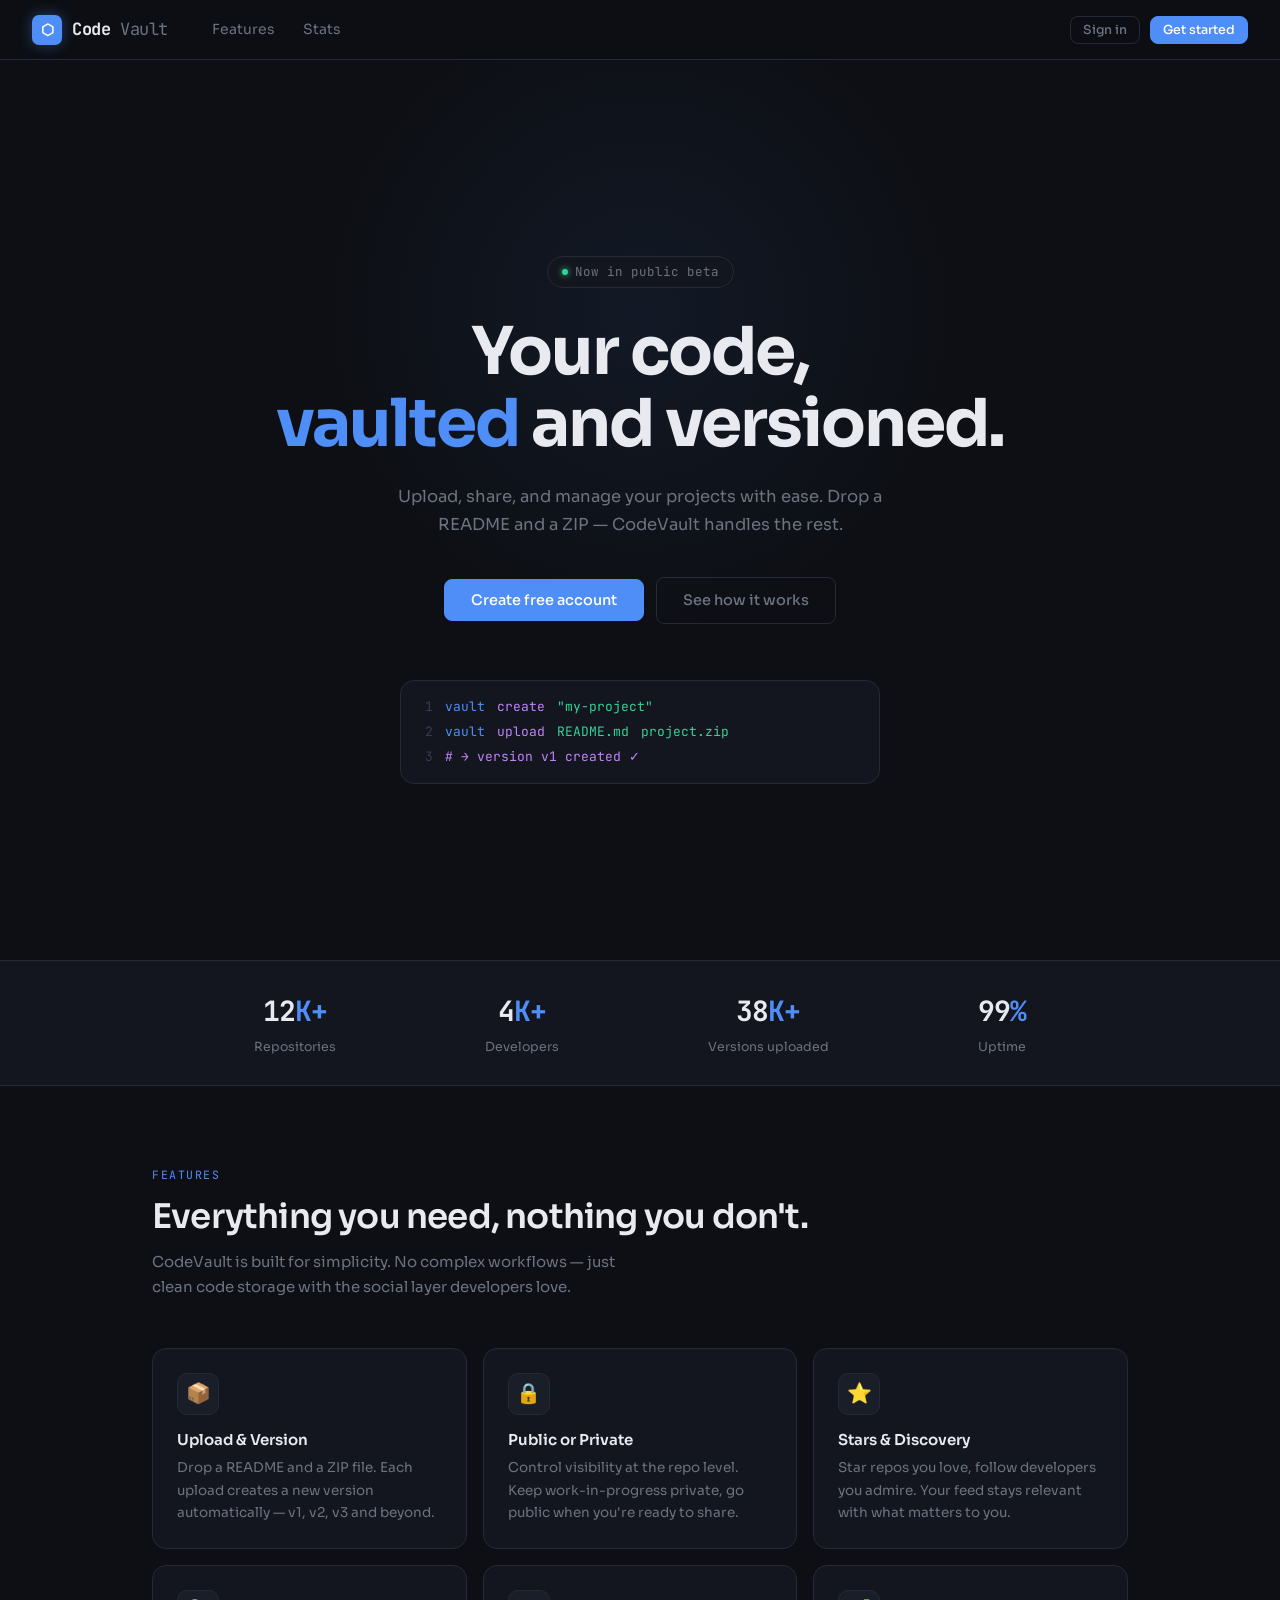
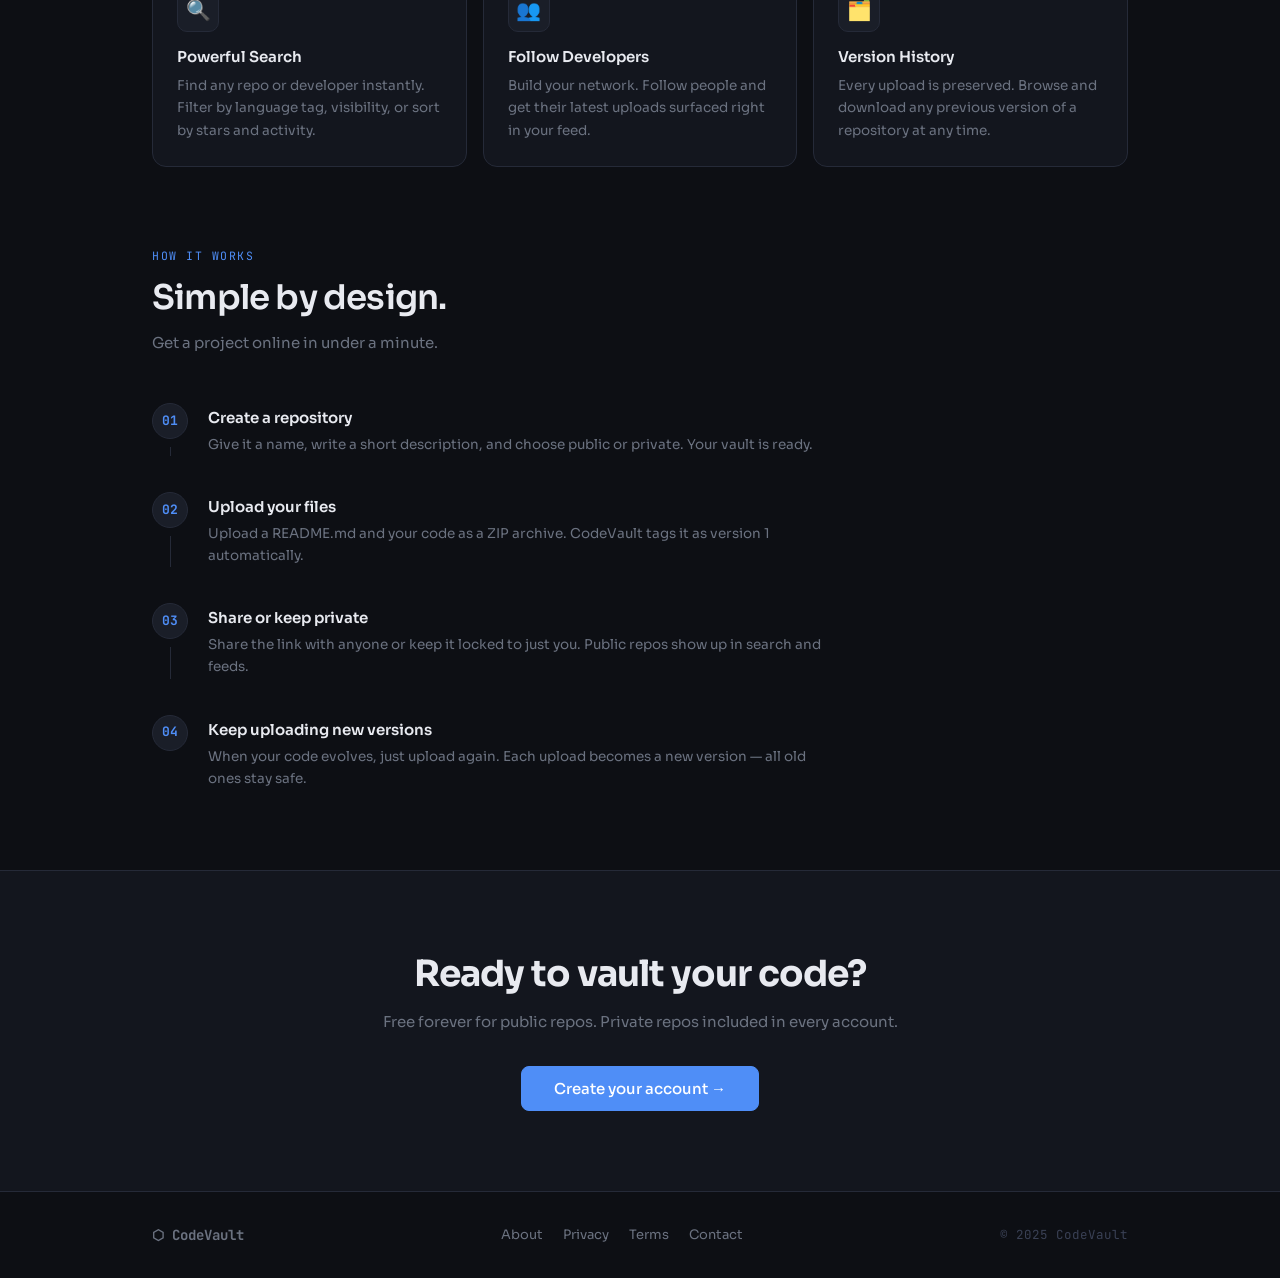
<file: index.html>
<!DOCTYPE html>
<html lang="en">

<head>
  <meta charset="UTF-8" />
  <meta name="viewport" content="width=device-width, initial-scale=1.0" />
  <title>CodeVault — Store. Share. Version.</title>
  <link rel="stylesheet" href="style.css" />
</head>

<body>

  <!-- ===== NAVBAR ===== -->
  <nav class="navbar">
    <a href="index.html" class="nav-logo">
      <div class="logo-icon">⬡</div>
      Code<span class="dim">Vault</span>
    </a>

    <div class="nav-links">
      <a href="#features">Features</a>
      <a href="#stats">Stats</a>
    </div>

    <div class="nav-right">
      <button class="btn btn-ghost btn-sm" onclick="openModal('login')">Sign in</button>
      <button class="btn btn-primary btn-sm" onclick="openModal('signup')">Get started</button>
    </div>
  </nav>

  <!-- ===== HERO ===== -->
  <main class="page-wrap">
    <section class="hero">
      <div class="hero-eyebrow">
        <span class="dot"></span>
        Now in public beta
      </div>

      <h1>Your code,<br /><span class="accent">vaulted</span> and versioned.</h1>

      <p class="hero-sub">
        Upload, share, and manage your projects with ease. Drop a README and a ZIP — CodeVault handles the rest.
      </p>

      <div class="hero-actions">
        <button class="btn btn-primary" onclick="openModal('signup')">Create free account</button>
        <a href="#features" class="btn btn-ghost">See how it works</a>
      </div>

      <div class="hero-code-strip">
        <div class="line"><span class="ln">1</span><span class="kw">vault</span> <span class="fn">create</span> <span
            class="str">"my-project"</span></div>
        <div class="line"><span class="ln">2</span><span class="kw">vault</span> <span class="fn">upload</span> <span
            class="str">README.md</span> <span class="str">project.zip</span></div>
        <div class="line"><span class="ln">3</span><span class="fn"># → version v1 created ✓</span></div>
      </div>
    </section>

    <!-- ===== STATS ===== -->
    <div class="stats-bar" id="stats">
      <div class="stats-inner">
        <div class="stat-item">
          <div class="num">12<span>K+</span></div>
          <div class="label">Repositories</div>
        </div>
        <div class="stat-item">
          <div class="num">4<span>K+</span></div>
          <div class="label">Developers</div>
        </div>
        <div class="stat-item">
          <div class="num">38<span>K+</span></div>
          <div class="label">Versions uploaded</div>
        </div>
        <div class="stat-item">
          <div class="num">99<span>%</span></div>
          <div class="label">Uptime</div>
        </div>
      </div>
    </div>

    <!-- ===== FEATURES ===== -->
    <section class="section" id="features">
      <div class="section-label">Features</div>
      <h2 class="section-title">Everything you need, nothing you don't.</h2>
      <p class="section-sub">CodeVault is built for simplicity. No complex workflows — just clean code storage with the
        social layer developers love.</p>

      <div class="features-grid">
        <div class="feature-card">
          <div class="feature-icon">📦</div>
          <h3>Upload & Version</h3>
          <p>Drop a README and a ZIP file. Each upload creates a new version automatically — v1, v2, v3 and beyond.</p>
        </div>
        <div class="feature-card">
          <div class="feature-icon">🔒</div>
          <h3>Public or Private</h3>
          <p>Control visibility at the repo level. Keep work-in-progress private, go public when you're ready to share.
          </p>
        </div>
        <div class="feature-card">
          <div class="feature-icon">⭐</div>
          <h3>Stars & Discovery</h3>
          <p>Star repos you love, follow developers you admire. Your feed stays relevant with what matters to you.</p>
        </div>
        <div class="feature-card">
          <div class="feature-icon">🔍</div>
          <h3>Powerful Search</h3>
          <p>Find any repo or developer instantly. Filter by language tag, visibility, or sort by stars and activity.
          </p>
        </div>
        <div class="feature-card">
          <div class="feature-icon">👥</div>
          <h3>Follow Developers</h3>
          <p>Build your network. Follow people and get their latest uploads surfaced right in your feed.</p>
        </div>
        <div class="feature-card">
          <div class="feature-icon">🗂️</div>
          <h3>Version History</h3>
          <p>Every upload is preserved. Browse and download any previous version of a repository at any time.</p>
        </div>
      </div>
    </section>

    <!-- ===== HOW IT WORKS ===== -->
    <section class="section" style="padding-top: 0;" id="How_it_works">
      <div class="section-label">How it works</div>
      <h2 class="section-title">Simple by design.</h2>
      <p class="section-sub">Get a project online in under a minute.</p>

      <div class="steps">
        <div class="step">
          <div class="step-left">
            <div class="step-num">01</div>
            <div class="step-line"></div>
          </div>
          <div class="step-body">
            <h3>Create a repository</h3>
            <p>Give it a name, write a short description, and choose public or private. Your vault is ready.</p>
          </div>
        </div>
        <div class="step">
          <div class="step-left">
            <div class="step-num">02</div>
            <div class="step-line"></div>
          </div>
          <div class="step-body">
            <h3>Upload your files</h3>
            <p>Upload a README.md and your code as a ZIP archive. CodeVault tags it as version 1 automatically.</p>
          </div>
        </div>
        <div class="step">
          <div class="step-left">
            <div class="step-num">03</div>
            <div class="step-line"></div>
          </div>
          <div class="step-body">
            <h3>Share or keep private</h3>
            <p>Share the link with anyone or keep it locked to just you. Public repos show up in search and feeds.</p>
          </div>
        </div>
        <div class="step">
          <div class="step-left">
            <div class="step-num">04</div>
            <div class="step-line"></div>
          </div>
          <div class="step-body">
            <h3>Keep uploading new versions</h3>
            <p>When your code evolves, just upload again. Each upload becomes a new version — all old ones stay safe.
            </p>
          </div>
        </div>
      </div>
    </section>

    <!-- ===== CTA ===== -->
    <section class="cta-section">
      <h2>Ready to vault your code?</h2>
      <p>Free forever for public repos. Private repos included in every account.</p>
      <button class="btn btn-primary" onclick="openModal('signup')">Create your account →</button>
    </section>

    <!-- ===== FOOTER ===== -->
    <footer>
      <div class="footer-logo">⬡ CodeVault</div>
      <div class="footer-links">
        <a href="#">About</a>
        <a href="#">Privacy</a>
        <a href="#">Terms</a>
        <a href="#">Contact</a>
      </div>
      <div class="footer-copy">© 2025 CodeVault</div>
    </footer>
  </main>

  <!-- ===== AUTH MODAL ===== -->
  <div class="modal-overlay" id="authModal">
    <div class="modal">
      <button class="modal-close" onclick="closeModal()">✕</button>

      <div class="modal-tabs">
        <div class="modal-tab active" id="tab-login" onclick="switchTab('login')">Sign in</div>
        <div class="modal-tab" id="tab-signup" onclick="switchTab('signup')">Sign up</div>
      </div>

      <!-- Login Form -->
      <div id="form-login">
        <div class="form-group">
          <label>Username or Email</label>
          <input type="text" placeholder="you@example.com" />
        </div>
        <div class="form-group">
          <label>Password</label>
          <input type="password" placeholder="••••••••" />
        </div>
        <a href="feed.html">
          <button class="btn btn-primary" style="width:100%; justify-content:center; padding:11px;">Sign in</button>
        </a>
        <p class="modal-footer-text">Don't have an account? <a onclick="switchTab('signup')">Sign up free</a></p>
      </div>

      <!-- Signup Form -->
      <div id="form-signup" style="display:none;">
        <div class="form-group">
          <label>Username</label>
          <input type="text" placeholder="cooldev42" />
        </div>
        <div class="form-group">
          <label>Email</label>
          <input type="email" placeholder="you@example.com" />
        </div>
        <div class="form-group">
          <label>Password</label>
          <input type="password" placeholder="••••••••" />
        </div>
        <a href="feed.html">
          <button class="btn btn-primary" style="width:100%; justify-content:center; padding:11px;">Create
            account</button>
        </a>
        <p class="modal-footer-text">Already have an account? <a onclick="switchTab('login')">Sign in</a></p>
      </div>
    </div>
  </div>

  <script>
    function openModal(tab) {
      document.getElementById('authModal').classList.add('open');
      switchTab(tab);
    }

    function closeModal() {
      document.getElementById('authModal').classList.remove('open');
    }

    document.getElementById('authModal').addEventListener('click', function (e) {
      if (e.target === this) closeModal();
    });

    function switchTab(tab) {
      document.getElementById('tab-login').classList.toggle('active', tab === 'login');
      document.getElementById('tab-signup').classList.toggle('active', tab === 'signup');
      document.getElementById('form-login').style.display = tab === 'login' ? 'block' : 'none';
      document.getElementById('form-signup').style.display = tab === 'signup' ? 'block' : 'none';
    }
  </script>
</body>

</html>
</file>
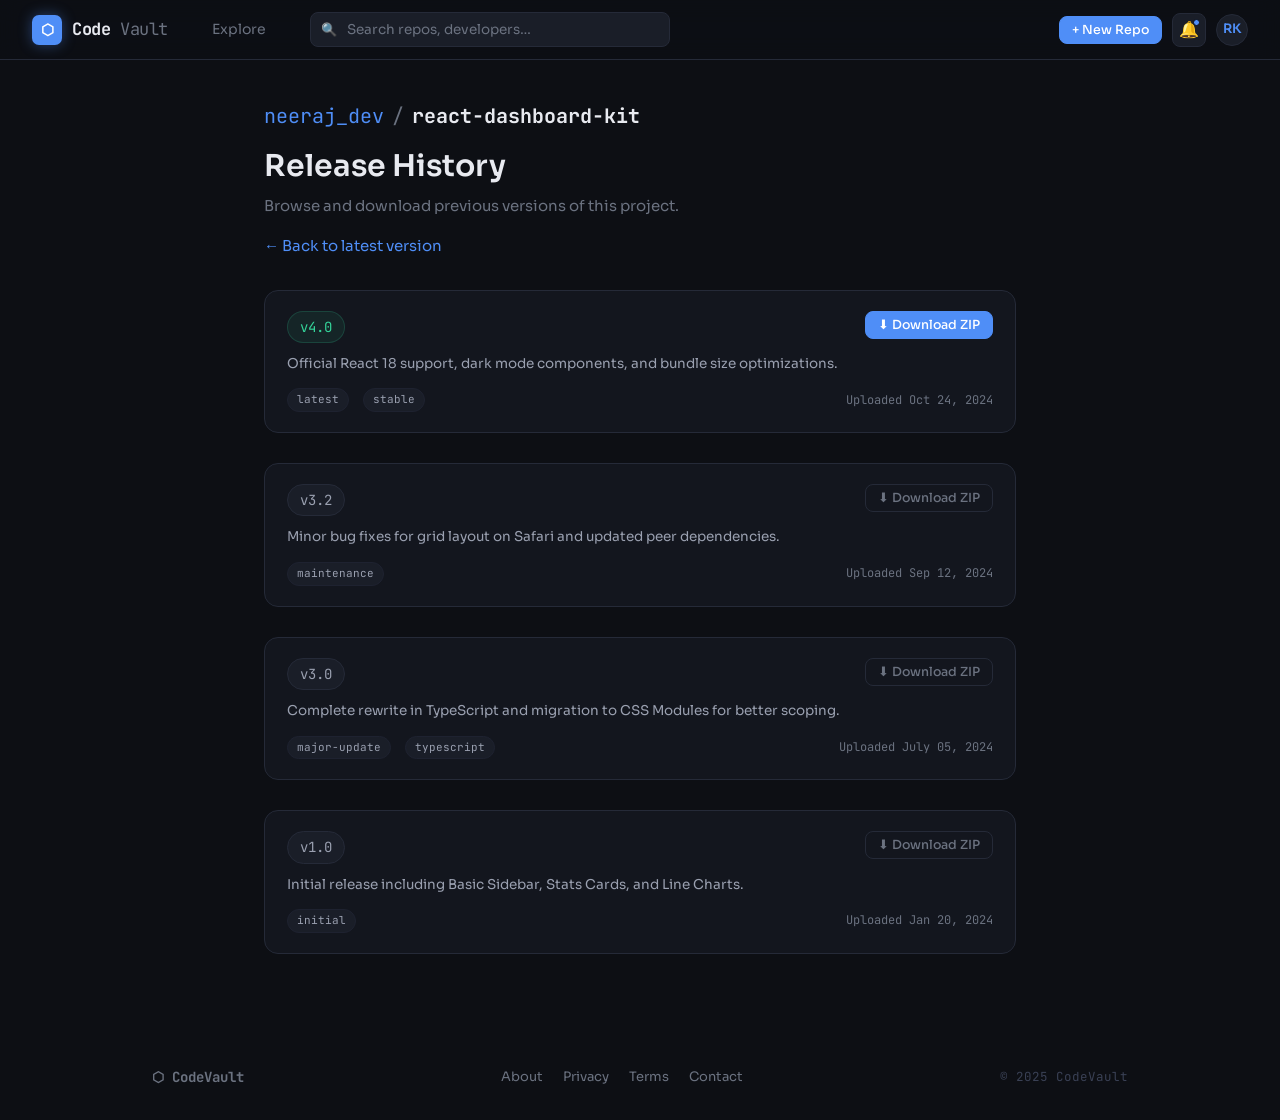
<file: all_versions.html>
<!DOCTYPE html>
<html lang="en">

<head>
  <meta charset="UTF-8" />
  <meta name="viewport" content="width=device-width, initial-scale=1.0" />
  <title>Versions — neeraj_dev / react-dashboard-kit — CodeVault</title>
  <link rel="stylesheet" href="style.css" />
  <style>
    .versions-container {
      max-width: 800px;
      margin: 0 auto;
      padding: 40px 24px 80px;
    }
    .version-header {
      margin-bottom: 32px;
    }
    .mb-16 { margin-bottom: 16px; }
  </style>
</head>

<body>

  <!-- ===== NAVBAR ===== -->
  <nav class="navbar">
    <a href="feed.html" class="nav-logo">
      <div class="logo-icon">⬡</div>
      Code<span class="dim">Vault</span>
    </a>

    <div class="nav-links">
      <a href="#">Explore</a>
    </div>

    <div class="nav-search">
      <span class="search-icon">🔍</span>
      <input type="text" placeholder="Search repos, developers…" />
    </div>

    <div class="nav-right">
      <a href="new_repository.html"><button class="btn btn-primary btn-sm new-repo-btn">+ New Repo</button></a>

      <a href="notification.html">
        <div class="notif-btn">
          🔔
          <div class="notif-dot"></div>
        </div>
      </a>

      <div class="user-menu">
        <div class="avatar" onclick="toggleDropdown()">RK</div>
        <div class="user-dropdown" id="userDropdown">
          <a href="#">👤 My Profile</a>
          <a href="settings.html">⚙️ Settings</a>
          <div class="dd-divider"></div>
          <a href="index.html" class="danger">🚪 Sign out</a>
        </div>
      </div>
    </div>
  </nav>

  <!-- ===== PAGE ===== -->
  <div class="page-wrap">
    <main class="versions-container">
      
      <div class="version-header anim-fadeup">
        <div class="repo-path mb-16">
          <span class="owner">neeraj_dev</span>
          <span class="sep">/</span>
          <span class="name">react-dashboard-kit</span>
        </div>
        <h1>Release History</h1>
        <p class="text-muted mt-8">Browse and download previous versions of this project.</p>
        <div class="mt-16">
            <a href="view_repo.html" class="text-accent">← Back to latest version</a>
        </div>
      </div>

      <div class="feed-list">
        <!-- Version Card 4 -->
        <div class="feed-repo-card anim-fadeup" style="animation-delay:0.05s">
          <div class="frc-top">
            <div class="version-chip" style="font-size: 14px; padding: 4px 12px;">v4.0</div>
            <button class="btn btn-primary btn-sm">⬇ Download ZIP</button>
          </div>
          <p class="frc-desc">Official React 18 support, dark mode components, and bundle size optimizations.</p>
          <div class="frc-footer">
            <span class="tag">latest</span>
            <span class="tag">stable</span>
            <div class="repo-meta" style="margin-left:auto; color: var(--text-muted);">Uploaded Oct 24, 2024</div>
          </div>
        </div>

        <!-- Version Card 3 -->
        <div class="feed-repo-card anim-fadeup" style="animation-delay:0.1s">
          <div class="frc-top">
            <div class="version-chip" style="font-size: 14px; padding: 4px 12px; background: var(--bg-3); border-color: var(--border); color: var(--text-dim);">v3.2</div>
            <button class="btn btn-ghost btn-sm">⬇ Download ZIP</button>
          </div>
          <p class="frc-desc">Minor bug fixes for grid layout on Safari and updated peer dependencies.</p>
          <div class="frc-footer">
            <span class="tag">maintenance</span>
            <div class="repo-meta" style="margin-left:auto; color: var(--text-muted);">Uploaded Sep 12, 2024</div>
          </div>
        </div>

        <!-- Version Card 2 -->
        <div class="feed-repo-card anim-fadeup" style="animation-delay:0.15s">
          <div class="frc-top">
            <div class="version-chip" style="font-size: 14px; padding: 4px 12px; background: var(--bg-3); border-color: var(--border); color: var(--text-dim);">v3.0</div>
            <button class="btn btn-ghost btn-sm">⬇ Download ZIP</button>
          </div>
          <p class="frc-desc">Complete rewrite in TypeScript and migration to CSS Modules for better scoping.</p>
          <div class="frc-footer">
            <span class="tag">major-update</span>
            <span class="tag">typescript</span>
            <div class="repo-meta" style="margin-left:auto; color: var(--text-muted);">Uploaded July 05, 2024</div>
          </div>
        </div>

        <!-- Version Card 1 -->
        <div class="feed-repo-card anim-fadeup" style="animation-delay:0.2s">
          <div class="frc-top">
            <div class="version-chip" style="font-size: 14px; padding: 4px 12px; background: var(--bg-3); border-color: var(--border); color: var(--text-dim);">v1.0</div>
            <button class="btn btn-ghost btn-sm">⬇ Download ZIP</button>
          </div>
          <p class="frc-desc">Initial release including Basic Sidebar, Stats Cards, and Line Charts.</p>
          <div class="frc-footer">
            <span class="tag">initial</span>
            <div class="repo-meta" style="margin-left:auto; color: var(--text-muted);">Uploaded Jan 20, 2024</div>
          </div>
        </div>
      </div>

    </main>

    <!-- ===== FOOTER ===== -->
    <footer>
      <div class="footer-logo">⬡ CodeVault</div>
      <div class="footer-links">
        <a href="#">About</a>
        <a href="#">Privacy</a>
        <a href="#">Terms</a>
        <a href="#">Contact</a>
      </div>
      <div class="footer-copy">© 2025 CodeVault</div>
    </footer>
  </div>

  <script>
    // Dropdown toggle
    function toggleDropdown() {
      document.getElementById('userDropdown').classList.toggle('open');
    }
    document.addEventListener('click', function (e) {
      const menu = document.querySelector('.user-menu');
      if (menu && !menu.contains(e.target)) {
        document.getElementById('userDropdown').classList.remove('open');
      }
    });

    // // Star toggle
    // function toggleStar(btn) {
    //   const starred = btn.classList.contains('starred');
    //   const countEl = btn.querySelector('span');
    //   let count = parseInt(countEl.textContent);
    //   if (starred) {
    //     btn.classList.remove('starred');
    //     btn.innerHTML = '☆ <span>' + (count - 1) + '</span>';
    //   } else {
    //     btn.classList.add('starred');
    //     btn.innerHTML = '★ <span>' + (count + 1) + '</span>';
    //   }
    // }

    // // Follow toggle
    // function toggleFollow(btn) {
    //   if (btn.classList.contains('following')) {
    //     btn.classList.remove('following');
    //     btn.textContent = 'Follow';
    //   } else {
    //     btn.classList.add('following');
    //     btn.textContent = 'Following';
    //   }
    // }

    // Feed filter
  </script>
</body>

</html>
</file>
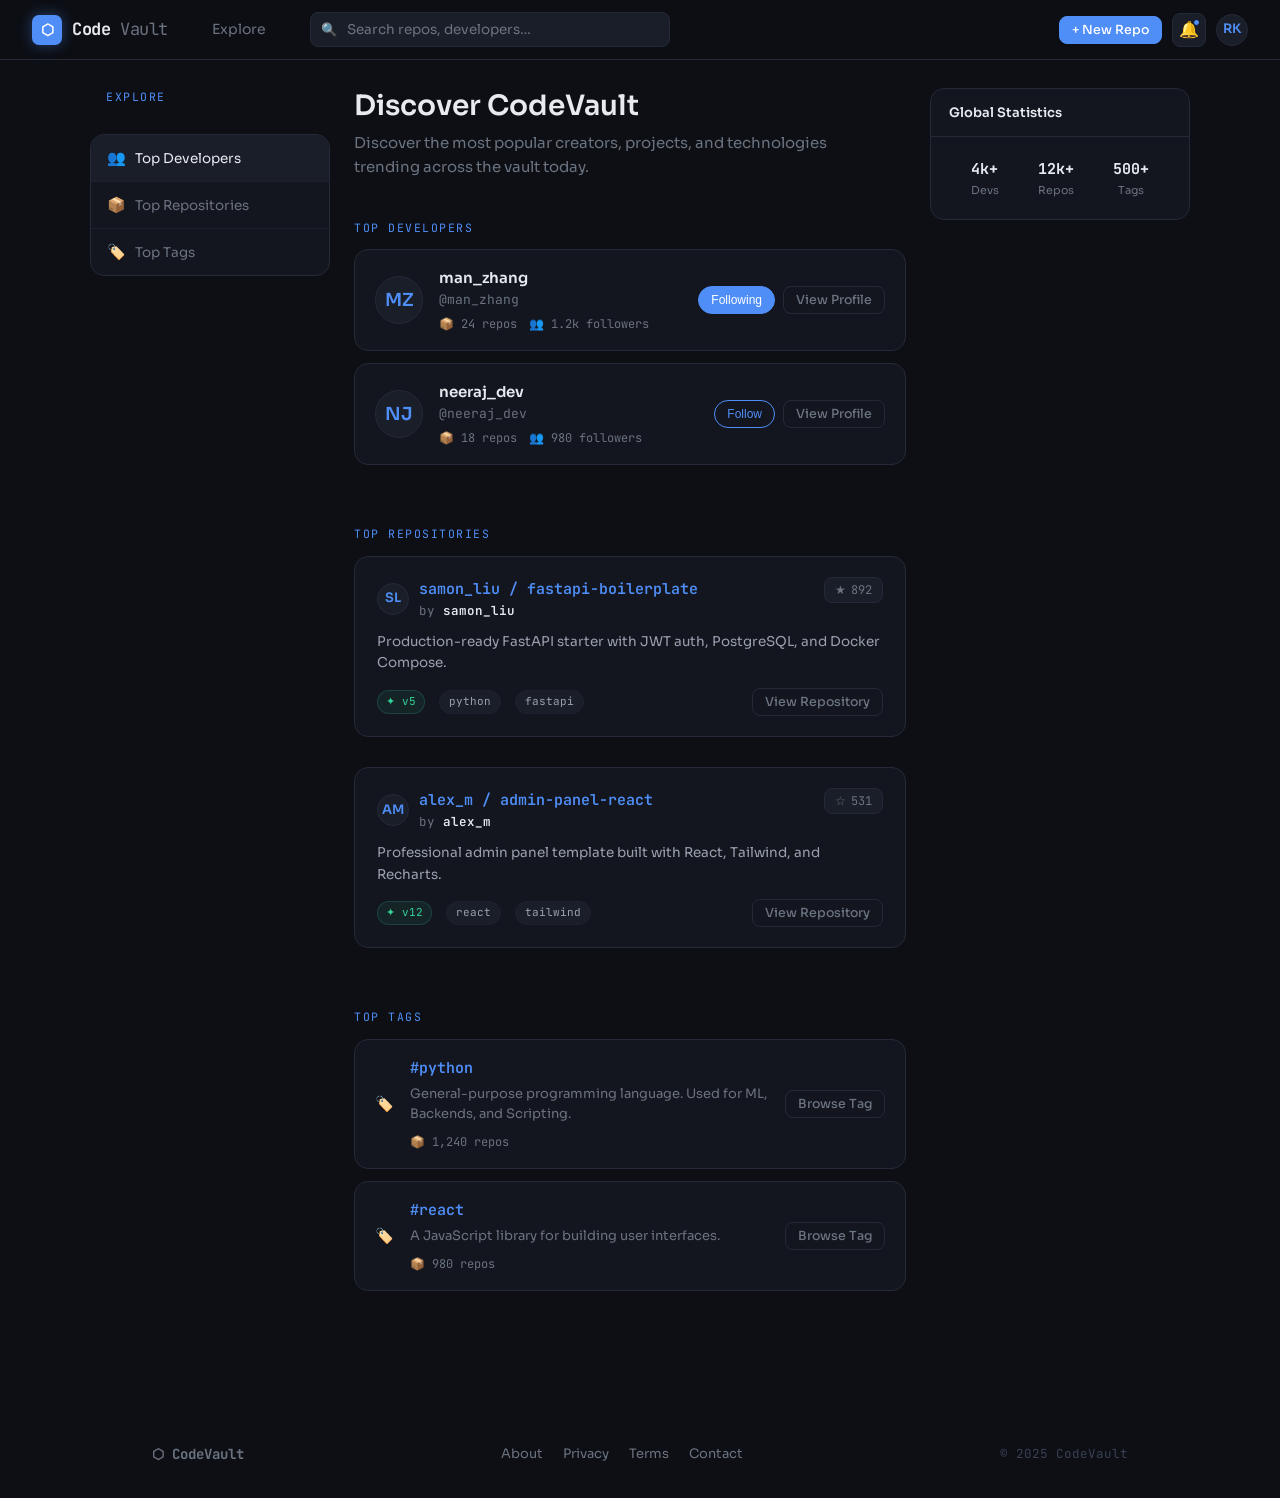
<file: explore.html>
<!DOCTYPE html>
<html lang="en">

<head>
  <meta charset="UTF-8" />
  <meta name="viewport" content="width=device-width, initial-scale=1.0" />
  <title>Explore — CodeVault</title>
  <link rel="stylesheet" href="style.css" />
</head>

<body>

  <!-- ===== NAVBAR (Strictly from feed.html) ===== -->
  <nav class="navbar">
    <a href="feed.html" class="nav-logo">
      <div class="logo-icon">⬡</div>
      Code<span class="dim">Vault</span>
    </a>

    <div class="nav-links">
      <a href="#">Explore</a>
    </div>

    <div class="nav-search">
      <span class="search-icon">🔍</span>
      <input type="text" placeholder="Search repos, developers…" />
    </div>

    <div class="nav-right">
      <a href="new_repository.html"><button class="btn btn-primary btn-sm new-repo-btn">+ New Repo</button></a>

      <a href="notification.html">
        <div class="notif-btn">
          🔔
          <div class="notif-dot"></div>
        </div>
      </a>

      <div class="user-menu">
        <div class="avatar" onclick="toggleDropdown()">RK</div>
        <div class="user-dropdown" id="userDropdown">
          <a href="#">👤 My Profile</a>
          <a href="#">⚙️ Settings</a>
          <div class="dd-divider"></div>
          <a href="index.html" class="danger">🚪 Sign out</a>
        </div>
      </div>
    </div>
  </nav>

  <!-- ===== PAGE ===== -->
  <div class="page-wrap">
    <div class="feed-layout">

      <!-- ===== LEFT SIDEBAR (Category Navigation) ===== -->
      <aside class="sidebar-left">
        <div class="section-label" style="margin-left: 16px; margin-bottom: 8px;">Explore</div>
        <nav class="sidebar-nav">
          <a href="#devs" class="active"><span class="nav-icon">👥</span> Top Developers</a>
          <a href="#repos"><span class="nav-icon">📦</span> Top Repositories</a>
          <a href="#tags"><span class="nav-icon">🏷️</span> Top Tags</a>
        </nav>
      </aside>

      <!-- ===== MAIN CONTENT ===== -->
      <main class="feed-main">
        <header class="feed-header anim-fadeup"
          style="flex-direction: column; align-items: flex-start; margin-bottom: 40px;">
          <div>
            <h1 style="font-size: 28px; margin-bottom: 8px;">Discover CodeVault</h1>
            <p class="text-muted" style="max-width: 500px;">Discover the most popular creators, projects, and
              technologies trending across the vault today.</p>
          </div>
        
          <nav class="mobile-search-filters" style="margin-top: 24px;">
            <a href="#devs" class="active"><span class="nav-icon">👥</span> Top Developers</a>
            <a href="#repos"><span class="nav-icon">📦</span> Top Repositories</a>
            <a href="#tags"><span class="nav-icon">🏷️</span> Top Tags</a>
          </nav>
        </header>

        <!-- Top Developers Section -->
        <section id="devs" class="explore-section">
          <div class="section-label">Top Developers</div>
          <div class="follower-list">
            <div class="follower-card anim-fadeup" style="animation-delay:0.05s">
              <div class="avatar lg">MZ</div>
              <div class="follower-info">
                <div class="follower-name">man_zhang</div>
                <div class="follower-handle">@man_zhang</div>
                <div class="flex items-center gap-12 mt-4">
                  <span class="repo-meta">📦 24 repos</span>
                  <span class="repo-meta">👥 1.2k followers</span>
                </div>
              </div>
              <div class="flex gap-8">
                <button class="follow-btn following" onclick="toggleFollow(this)">Following</button>
                <button class="btn btn-ghost btn-sm">View Profile</button>
              </div>
            </div>

            <div class="follower-card anim-fadeup" style="animation-delay:0.1s">
              <div class="avatar lg">NJ</div>
              <div class="follower-info">
                <div class="follower-name">neeraj_dev</div>
                <div class="follower-handle">@neeraj_dev</div>
                <div class="flex items-center gap-12 mt-4">
                  <span class="repo-meta">📦 18 repos</span>
                  <span class="repo-meta">👥 980 followers</span>
                </div>
              </div>
              <div class="flex gap-8">
                <button class="follow-btn" onclick="toggleFollow(this)">Follow</button>
                <button class="btn btn-ghost btn-sm">View Profile</button>
              </div>
            </div>
          </div>
        </section>

        <!-- Top Repositories Section -->
        <section id="repos" class="explore-section">
          <div class="section-label">Top Repositories</div>
          <div class="feed-list">
            <div class="feed-repo-card anim-fadeup" style="animation-delay:0.15s">
              <div class="frc-top">
                <div class="frc-meta">
                  <div class="avatar">SL</div>
                  <div>
                    <div class="repo-name">samon_liu / fastapi-boilerplate</div>
                    <div class="by">by <strong>samon_liu</strong></div>
                  </div>
                </div>
                <button class="star-btn starred" onclick="toggleStar(this)">★ <span>892</span></button>
              </div>
              <p class="frc-desc">Production-ready FastAPI starter with JWT auth, PostgreSQL, and Docker Compose.</p>
              <div class="frc-footer">
                <div class="version-chip">✦ v5</div>
                <span class="tag">python</span>
                <span class="tag">fastapi</span>
                <button class="btn btn-ghost btn-sm" style="margin-left: auto;">View Repository</button>
              </div>
            </div>

            <div class="feed-repo-card anim-fadeup" style="animation-delay:0.2s">
              <div class="frc-top">
                <div class="frc-meta">
                  <div class="avatar">AM</div>
                  <div>
                    <div class="repo-name">alex_m / admin-panel-react</div>
                    <div class="by">by <strong>alex_m</strong></div>
                  </div>
                </div>
                <button class="star-btn" onclick="toggleStar(this)">☆ <span>531</span></button>
              </div>
              <p class="frc-desc">Professional admin panel template built with React, Tailwind, and Recharts.</p>
              <div class="frc-footer">
                <div class="version-chip">✦ v12</div>
                <span class="tag">react</span>
                <span class="tag">tailwind</span>
                <button class="btn btn-ghost btn-sm" style="margin-left: auto;">View Repository</button>
              </div>
            </div>
          </div>
        </section>

        <!-- Top Tags Section -->
        <section id="tags" class="explore-section">
          <div class="section-label">Top Tags</div>
          <div class="follower-list">
            <div class="follower-card anim-fadeup" style="animation-delay:0.25s">
              <div class="tag-icon-box">🏷️</div>
              <div class="follower-info">
                <div class="follower-name text-accent mono">#python</div>
                <p class="text-muted" style="font-size: 13px; margin-top: 4px;">General-purpose programming language. Used for ML, Backends, and Scripting.</p>
                <div class="repo-meta mt-8">📦 1,240 repos</div>
              </div>
              <button class="btn btn-ghost btn-sm">Browse Tag</button>
            </div>

            <div class="follower-card anim-fadeup" style="animation-delay:0.3s">
              <div class="tag-icon-box">🏷️</div>
              <div class="follower-info">
                <div class="follower-name text-accent mono">#react</div>
                <p class="text-muted" style="font-size: 13px; margin-top: 4px;">A JavaScript library for building user interfaces.</p>
                <div class="repo-meta mt-8">📦 980 repos</div>
              </div>
              <button class="btn btn-ghost btn-sm">Browse Tag</button>
            </div>
          </div>
        </section>
      </main>

      <!-- ===== RIGHT SIDEBAR (Statistics) ===== -->
      <aside class="sidebar-right">
        <div class="sidebar-widget">
          <div class="widget-header">Global Statistics</div>
          <div class="profile-stats" style="border: none; padding: 20px;">
            <div class="profile-stat">
              <div class="n">4k+</div>
              <div class="l">Devs</div>
            </div>
            <div class="profile-stat">
              <div class="n">12k+</div>
              <div class="l">Repos</div>
            </div>
            <div class="profile-stat">
              <div class="n">500+</div>
              <div class="l">Tags</div>
            </div>
          </div>
        </div>
      </aside>
    </div>

    <!-- ===== FOOTER (Strictly from index.html) ===== -->
    <footer>
      <div class="footer-logo">⬡ CodeVault</div>
      <div class="footer-links">
        <a href="#">About</a>
        <a href="#">Privacy</a>
        <a href="#">Terms</a>
        <a href="#">Contact</a>
      </div>
      <div class="footer-copy">© 2025 CodeVault</div>
    </footer>
  </div>

  <!-- ===== SCRIPTS (Strictly from feed.html) ===== -->
  <script>
    // Dropdown toggle
    function toggleDropdown() {
      document.getElementById('userDropdown').classList.toggle('open');
    }
    document.addEventListener('click', function (e) {
      const menu = document.querySelector('.user-menu');
      if (!menu.contains(e.target)) {
        document.getElementById('userDropdown').classList.remove('open');
      }
    });

    // Category Navigation active state
    const navLinks = document.querySelectorAll('.sidebar-nav a, .mobile-search-filters a');
    navLinks.forEach(link => {
      link.addEventListener('click', function () {
        navLinks.forEach(l => l.classList.remove('active'));
        this.classList.add('active');
      });
    });

    
    // // Star toggle
    // function toggleStar(btn) {
    //   const starred = btn.classList.contains('starred');
    //   const countEl = btn.querySelector('span');
    //   let count = parseInt(countEl.textContent);
    //   if (starred) {
    //     btn.classList.remove('starred');
    //     btn.innerHTML = '☆ <span>' + (count - 1) + '</span>';
    //   } else {
    //     btn.classList.add('starred');
    //     btn.innerHTML = '★ <span>' + (count + 1) + '</span>';
    //   }
    // }

    // // Follow toggle
    // function toggleFollow(btn) {
    //   if (btn.classList.contains('following')) {
    //     btn.classList.remove('following');
    //     btn.textContent = 'Follow';
    //   } else {
    //     btn.classList.add('following');
    //     btn.textContent = 'Following';
    //   }
    // }

  </script>
</body>

</html>
</file>
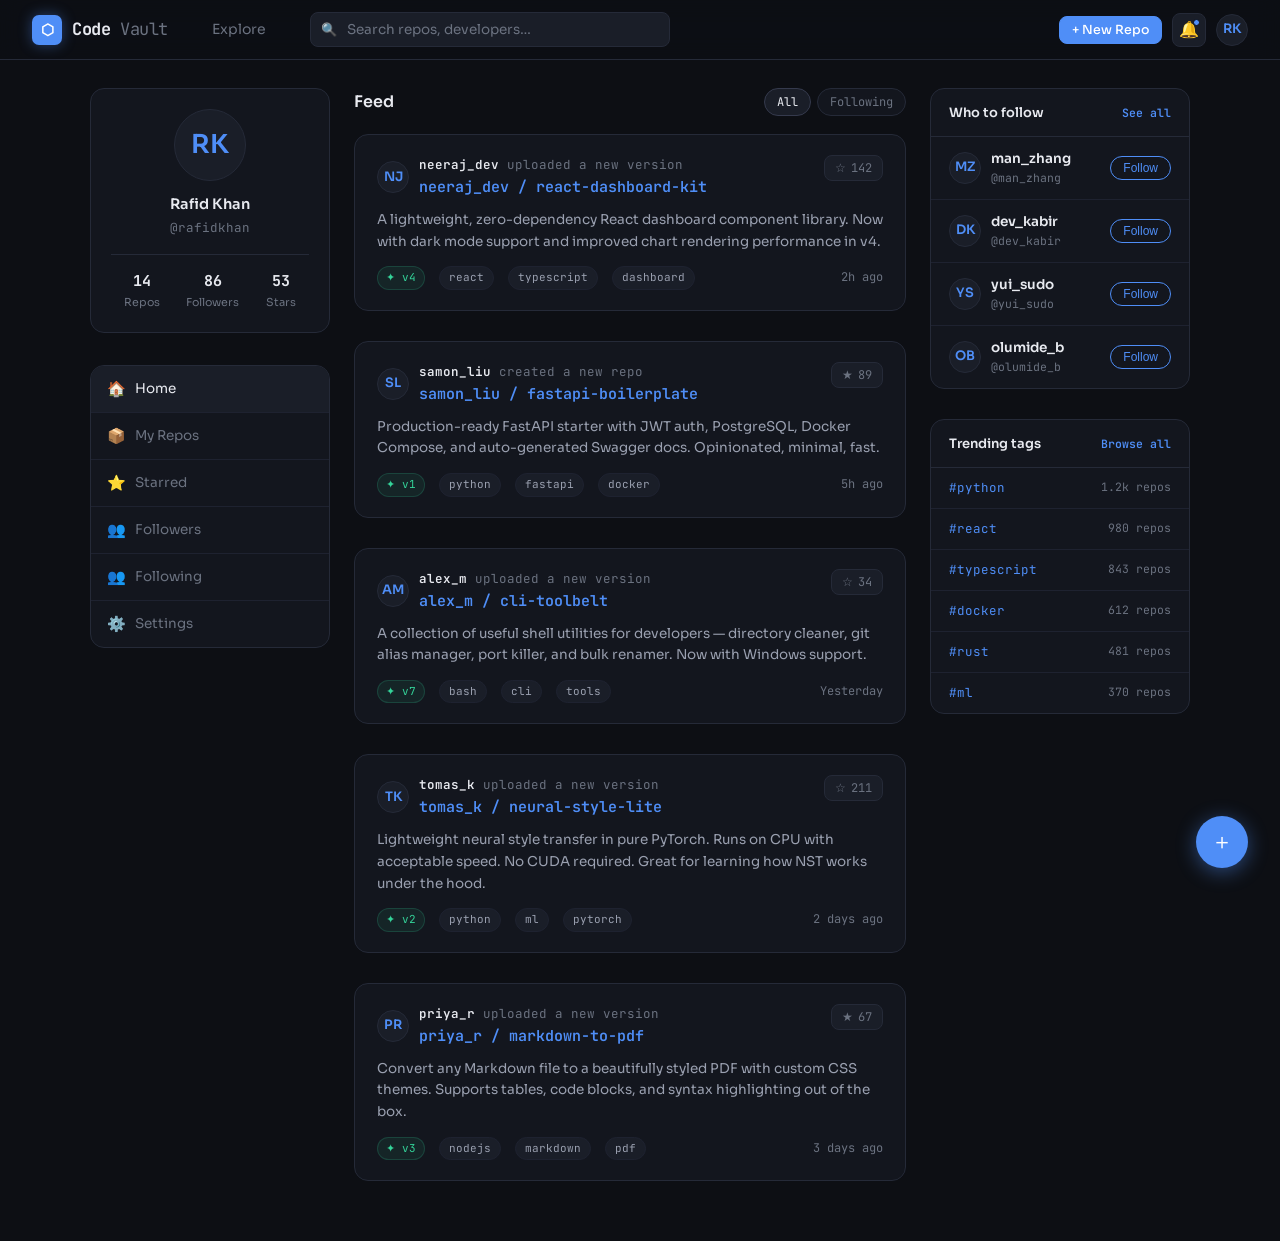
<file: feed.html>
<!DOCTYPE html>
<html lang="en">

<head>
  <meta charset="UTF-8" />
  <meta name="viewport" content="width=device-width, initial-scale=1.0" />
  <title>Feed — CodeVault</title>
  <link rel="stylesheet" href="style.css" />
</head>

<body>

  <!-- ===== NAVBAR ===== -->
  <nav class="navbar">
    <a href="feed.html" class="nav-logo">
      <div class="logo-icon">⬡</div>
      Code<span class="dim">Vault</span>
    </a>

    <div class="nav-links">
      <a href="#">Explore</a>
    </div>

    <div class="nav-search">
      <span class="search-icon">🔍</span>
      <input type="text" placeholder="Search repos, developers…" />
    </div>

    <div class="nav-right">
      <a href="new_repository.html"><button class="btn btn-primary btn-sm new-repo-btn">+ New Repo</button></a>

      <a href="notification.html">
        <div class="notif-btn">
          🔔
          <div class="notif-dot"></div>
        </div>
      </a>

      <div class="user-menu">
        <div class="avatar" onclick="toggleDropdown()">RK</div>
        <div class="user-dropdown" id="userDropdown">
          <a href="#">👤 My Profile</a>
          <a href="#">⚙️ Settings</a>
          <div class="dd-divider"></div>
          <a href="index.html" class="danger">🚪 Sign out</a>
        </div>
      </div>
    </div>
  </nav>

  <!-- ===== PAGE ===== -->
  <div class="page-wrap">
    <div class="feed-layout">

      <!-- ===== LEFT SIDEBAR ===== -->
      <aside class="sidebar-left">
        <div class="sidebar-profile">
          <div class="avatar xl">RK</div>
          <div class="profile-name">Rafid Khan</div>
          <div class="profile-handle">@rafidkhan</div>
          <div class="profile-stats">
            <div class="profile-stat">
              <div class="n">14</div>
              <div class="l">Repos</div>
            </div>
            <div class="profile-stat">
              <div class="n">86</div>
              <div class="l">Followers</div>
            </div>
            <div class="profile-stat">
              <div class="n">53</div>
              <div class="l">Stars</div>
            </div>
          </div>
        </div>

        <nav class="sidebar-nav">
          <a href="feed.html" class="active"><span class="nav-icon">🏠</span> Home</a>
          <a href="#"><span class="nav-icon">📦</span> My Repos</a>
          <a href="#"><span class="nav-icon">⭐</span> Starred</a>
          <a href="#"><span class="nav-icon">👥</span> Followers</a>
          <a href="#"><span class="nav-icon">👥</span> Following</a>
          <a href="#"><span class="nav-icon">⚙️</span> Settings</a>
        </nav>
      </aside>

      <!-- ===== MAIN FEED ===== -->
      <main class="feed-main">
        <div class="feed-header">
          <h2>Feed</h2>
          <div class="feed-filters">
            <button class="filter-btn active">All</button>
            <button class="filter-btn">Following</button>
          </div>
        </div>

        <div class="feed-list">

          <!-- Card 1 -->
          <div class="feed-repo-card anim-fadeup" style="animation-delay:0.05s">
            <div class="frc-top">
              <div class="frc-meta">
                <div class="avatar">NJ</div>
                <div>
                  <div class="by"><strong>neeraj_dev</strong> uploaded a new version</div>
                  <div class="repo-name">neeraj_dev / react-dashboard-kit</div>
                </div>
              </div>
              <button class="star-btn" onclick="toggleStar(this)">☆ <span>142</span></button>
            </div>
            <p class="frc-desc">A lightweight, zero-dependency React dashboard component library. Now with dark mode
              support and improved chart rendering performance in v4.</p>
            <div class="frc-footer">
              <div class="version-chip">✦ v4</div>
              <span class="tag">react</span>
              <span class="tag">typescript</span>
              <span class="tag">dashboard</span>
              <div class="repo-meta" style="margin-left:auto; color: var(--text-muted);">2h ago</div>
            </div>
          </div>

          <!-- Card 2 -->
          <div class="feed-repo-card anim-fadeup" style="animation-delay:0.1s">
            <div class="frc-top">
              <div class="frc-meta">
                <div class="avatar">SL</div>
                <div>
                  <div class="by"><strong>samon_liu</strong> created a new repo</div>
                  <div class="repo-name">samon_liu / fastapi-boilerplate</div>
                </div>
              </div>
              <button class="star-btn starred" onclick="toggleStar(this)">★ <span>89</span></button>
            </div>
            <p class="frc-desc">Production-ready FastAPI starter with JWT auth, PostgreSQL, Docker Compose, and
              auto-generated Swagger docs. Opinionated, minimal, fast.</p>
            <div class="frc-footer">
              <div class="version-chip">✦ v1</div>
              <span class="tag">python</span>
              <span class="tag">fastapi</span>
              <span class="tag">docker</span>
              <div class="repo-meta" style="margin-left:auto; color: var(--text-muted);">5h ago</div>
            </div>
          </div>

          <!-- Card 3 -->
          <div class="feed-repo-card anim-fadeup" style="animation-delay:0.15s">
            <div class="frc-top">
              <div class="frc-meta">
                <div class="avatar">AM</div>
                <div>
                  <div class="by"><strong>alex_m</strong> uploaded a new version</div>
                  <div class="repo-name">alex_m / cli-toolbelt</div>
                </div>
              </div>
              <button class="star-btn" onclick="toggleStar(this)">☆ <span>34</span></button>
            </div>
            <p class="frc-desc">A collection of useful shell utilities for developers — directory cleaner, git alias
              manager, port killer, and bulk renamer. Now with Windows support.</p>
            <div class="frc-footer">
              <div class="version-chip">✦ v7</div>
              <span class="tag">bash</span>
              <span class="tag">cli</span>
              <span class="tag">tools</span>
              <div class="repo-meta" style="margin-left:auto; color: var(--text-muted);">Yesterday</div>
            </div>
          </div>

          <!-- Card 4 -->
          <div class="feed-repo-card anim-fadeup" style="animation-delay:0.2s">
            <div class="frc-top">
              <div class="frc-meta">
                <div class="avatar">TK</div>
                <div>
                  <div class="by"><strong>tomas_k</strong> uploaded a new version</div>
                  <div class="repo-name">tomas_k / neural-style-lite</div>
                </div>
              </div>
              <button class="star-btn" onclick="toggleStar(this)">☆ <span>211</span></button>
            </div>
            <p class="frc-desc">Lightweight neural style transfer in pure PyTorch. Runs on CPU with acceptable speed. No
              CUDA required. Great for learning how NST works under the hood.</p>
            <div class="frc-footer">
              <div class="version-chip">✦ v2</div>
              <span class="tag">python</span>
              <span class="tag">ml</span>
              <span class="tag">pytorch</span>
              <div class="repo-meta" style="margin-left:auto; color: var(--text-muted);">2 days ago</div>
            </div>
          </div>

          <!-- Card 5 -->
          <div class="feed-repo-card anim-fadeup" style="animation-delay:0.25s">
            <div class="frc-top">
              <div class="frc-meta">
                <div class="avatar">PR</div>
                <div>
                  <div class="by"><strong>priya_r</strong> uploaded a new version</div>
                  <div class="repo-name">priya_r / markdown-to-pdf</div>
                </div>
              </div>
              <button class="star-btn starred" onclick="toggleStar(this)">★ <span>67</span></button>
            </div>
            <p class="frc-desc">Convert any Markdown file to a beautifully styled PDF with custom CSS themes. Supports
              tables, code blocks, and syntax highlighting out of the box.</p>
            <div class="frc-footer">
              <div class="version-chip">✦ v3</div>
              <span class="tag">nodejs</span>
              <span class="tag">markdown</span>
              <span class="tag">pdf</span>
              <div class="repo-meta" style="margin-left:auto; color: var(--text-muted);">3 days ago</div>
            </div>
          </div>

        </div>
      </main>

      <!-- ===== RIGHT SIDEBAR ===== -->
      <aside class="sidebar-right">

        <!-- Suggested Users -->
        <div class="sidebar-widget">
          <div class="widget-header">
            Who to follow
            <a href="#">See all</a>
          </div>
          <div class="suggest-user">
            <div class="avatar">MZ</div>
            <div class="info">
              <div class="name">man_zhang</div>
              <div class="handle">@man_zhang</div>
            </div>
            <button class="follow-btn" onclick="toggleFollow(this)">Follow</button>
          </div>
          <div class="suggest-user">
            <div class="avatar">DK</div>
            <div class="info">
              <div class="name">dev_kabir</div>
              <div class="handle">@dev_kabir</div>
            </div>
            <button class="follow-btn" onclick="toggleFollow(this)">Follow</button>
          </div>
          <div class="suggest-user">
            <div class="avatar">YS</div>
            <div class="info">
              <div class="name">yui_sudo</div>
              <div class="handle">@yui_sudo</div>
            </div>
            <button class="follow-btn" onclick="toggleFollow(this)">Follow</button>
          </div>
          <div class="suggest-user">
            <div class="avatar">OB</div>
            <div class="info">
              <div class="name">olumide_b</div>
              <div class="handle">@olumide_b</div>
            </div>
            <button class="follow-btn" onclick="toggleFollow(this)">Follow</button>
          </div>
        </div>

        <!-- Trending Tags -->
        <div class="sidebar-widget">
          <div class="widget-header">
            Trending tags
            <a href="#">Browse all</a>
          </div>
          <div class="trending-tag"><span class="t-name">#python</span><span class="t-count">1.2k repos</span></div>
          <div class="trending-tag"><span class="t-name">#react</span><span class="t-count">980 repos</span></div>
          <div class="trending-tag"><span class="t-name">#typescript</span><span class="t-count">843 repos</span></div>
          <div class="trending-tag"><span class="t-name">#docker</span><span class="t-count">612 repos</span></div>
          <div class="trending-tag"><span class="t-name">#rust</span><span class="t-count">481 repos</span></div>
          <div class="trending-tag"><span class="t-name">#ml</span><span class="t-count">370 repos</span></div>
        </div>

      </aside>

    </div>
  </div>

  <!-- FAB: New Repo -->
  <div class="fab">
    <a href="new_repository.html"><button title="New Repository">＋</button></a>
  </div>

  <script>
    // Dropdown toggle
    function toggleDropdown() {
      document.getElementById('userDropdown').classList.toggle('open');
    }
    document.addEventListener('click', function (e) {
      const menu = document.querySelector('.user-menu');
      if (!menu.contains(e.target)) {
        document.getElementById('userDropdown').classList.remove('open');
      }
    });

    // // Star toggle
    // function toggleStar(btn) {
    //   const starred = btn.classList.contains('starred');
    //   const countEl = btn.querySelector('span');
    //   let count = parseInt(countEl.textContent);
    //   if (starred) {
    //     btn.classList.remove('starred');
    //     btn.innerHTML = '☆ <span>' + (count - 1) + '</span>';
    //   } else {
    //     btn.classList.add('starred');
    //     btn.innerHTML = '★ <span>' + (count + 1) + '</span>';
    //   }
    // }

    // // Follow toggle
    // function toggleFollow(btn) {
    //   if (btn.classList.contains('following')) {
    //     btn.classList.remove('following');
    //     btn.textContent = 'Follow';
    //   } else {
    //     btn.classList.add('following');
    //     btn.textContent = 'Following';
    //   }
    // }

    // Feed filter
    document.querySelectorAll('.filter-btn').forEach(btn => {
      btn.addEventListener('click', function () {
        document.querySelectorAll('.filter-btn').forEach(b => b.classList.remove('active'));
        this.classList.add('active');
      });
    });
  </script>
</body>

</html>
</file>
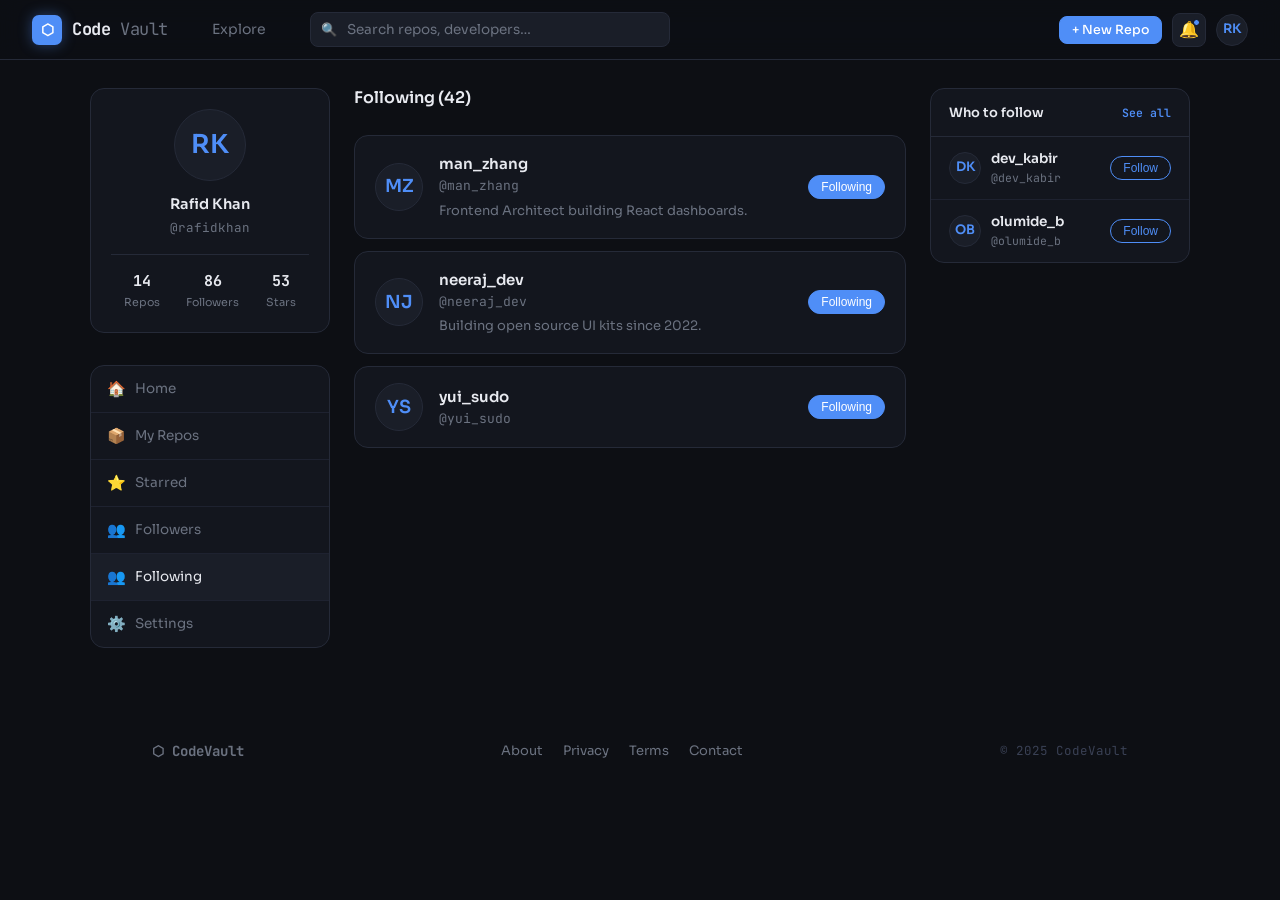
<file: following.html>
<!DOCTYPE html>
<html lang="en">

<head>
  <meta charset="UTF-8" />
  <meta name="viewport" content="width=device-width, initial-scale=1.0" />
  <title>Following — CodeVault</title>
  <link rel="stylesheet" href="style.css" />
</head>

<body>

  <!-- ===== NAVBAR (Copied from feed.html) ===== -->
  <nav class="navbar">
    <a href="feed.html" class="nav-logo">
      <div class="logo-icon">⬡</div>
      Code<span class="dim">Vault</span>
    </a>

    <div class="nav-links">
      <a href="#">Explore</a>
    </div>

    <div class="nav-search">
      <span class="search-icon">🔍</span>
      <input type="text" placeholder="Search repos, developers…" />
    </div>

    <div class="nav-right">
      <a href="new_repository.html"><button class="btn btn-primary btn-sm new-repo-btn">+ New Repo</button></a>

      <a href="notification.html">
        <div class="notif-btn">
          🔔
          <div class="notif-dot"></div>
        </div>
      </a>

      <div class="user-menu">
        <div class="avatar" onclick="toggleDropdown()">RK</div>
        <div class="user-dropdown" id="userDropdown">
          <a href="#">👤 My Profile</a>
          <a href="#">⚙️ Settings</a>
          <div class="dd-divider"></div>
          <a href="index.html" class="danger">🚪 Sign out</a>
        </div>
      </div>
    </div>
  </nav>

  <!-- ===== PAGE ===== -->
  <div class="page-wrap">
    <div class="feed-layout">

      <!-- ===== LEFT SIDEBAR (Reference from followers.html) ===== -->
      <aside class="sidebar-left">
        <div class="sidebar-profile">
          <div class="avatar xl">RK</div>
          <div class="profile-name">Rafid Khan</div>
          <div class="profile-handle">@rafidkhan</div>
          <div class="profile-stats">
            <div class="profile-stat">
              <div class="n">14</div>
              <div class="l">Repos</div>
            </div>
            <div class="profile-stat">
              <div class="n">86</div>
              <div class="l">Followers</div>
            </div>
            <div class="profile-stat">
              <div class="n">53</div>
              <div class="l">Stars</div>
            </div>
          </div>
        </div>

        <nav class="sidebar-nav">
          <a href="feed.html"><span class="nav-icon">🏠</span> Home</a>
          <a href="#"><span class="nav-icon">📦</span> My Repos</a>
          <a href="#"><span class="nav-icon">⭐</span> Starred</a>
          <a href="followers.html"><span class="nav-icon">👥</span> Followers</a>
          <a href="following.html" class="active"><span class="nav-icon">👥</span> Following</a>
          <a href="settings.html"><span class="nav-icon">⚙️</span> Settings</a>
        </nav>
      </aside>

      <!-- ===== MAIN CONTENT (Following List) ===== -->
      <main class="feed-main">
        <div class="feed-header" style="margin-bottom: 3vh;">
          <h2>Following (42)</h2>
        </div>

        <div class="follower-list">
          <!-- Following 1 -->
          <div class="follower-card anim-fadeup" style="animation-delay:0.05s">
            <div class="avatar lg">MZ</div>
            <div class="follower-info">
              <div class="follower-name">man_zhang</div>
              <div class="follower-handle">@man_zhang</div>
              <p class="text-muted" style="font-size: 13px; margin-top: 4px;">Frontend Architect building React dashboards.</p>
            </div>
            <button class="follow-btn following" onclick="toggleFollow(this)">Following</button>
          </div>

          <!-- Following 2 -->
          <div class="follower-card anim-fadeup" style="animation-delay:0.1s">
            <div class="avatar lg">NJ</div>
            <div class="follower-info">
              <div class="follower-name">neeraj_dev</div>
              <div class="follower-handle">@neeraj_dev</div>
              <p class="text-muted" style="font-size: 13px; margin-top: 4px;">Building open source UI kits since 2022.</p>
            </div>
            <button class="follow-btn following" onclick="toggleFollow(this)">Following</button>
          </div>

          <!-- Following 3 -->
          <div class="follower-card anim-fadeup" style="animation-delay:0.15s">
            <div class="avatar lg">YS</div>
            <div class="follower-info">
              <div class="follower-name">yui_sudo</div>
              <div class="follower-handle">@yui_sudo</div>
            </div>
            <button class="follow-btn following" onclick="toggleFollow(this)">Following</button>
          </div>

          <!-- Empty State (Hidden by default) -->
          <div class="notif-empty anim-fadein" style="display: none;">
            <div class="notif-empty-icon">👥</div>
            <h3>Not following anyone yet</h3>
            <p>Follow other developers to see their latest work in your feed.</p>
            <div class="mt-16">
              <button class="btn btn-primary btn-sm">Explore Developers</button>
            </div>
          </div>
        </div>
      </main>

      <!-- ===== RIGHT SIDEBAR (Copied from feed.html) ===== -->
      <aside class="sidebar-right">
        <div class="sidebar-widget">
          <div class="widget-header">
            Who to follow
            <a href="#">See all</a>
          </div>
          <div class="suggest-user">
            <div class="avatar">DK</div>
            <div class="info">
              <div class="name">dev_kabir</div>
              <div class="handle">@dev_kabir</div>
            </div>
            <button class="follow-btn" onclick="toggleFollow(this)">Follow</button>
          </div>
          <div class="suggest-user">
            <div class="avatar">OB</div>
            <div class="info">
              <div class="name">olumide_b</div>
              <div class="handle">@olumide_b</div>
            </div>
            <button class="follow-btn" onclick="toggleFollow(this)">Follow</button>
          </div>
        </div>
      </aside>
    </div>

    <!-- ===== FOOTER (Copied from index.html) ===== -->
    <footer>
      <div class="footer-logo">⬡ CodeVault</div>
      <div class="footer-links">
        <a href="#">About</a>
        <a href="#">Privacy</a>
        <a href="#">Terms</a>
        <a href="#">Contact</a>
      </div>
      <div class="footer-copy">© 2025 CodeVault</div>
    </footer>
  </div>

  <!-- ===== SCRIPTS (Copied from feed.html) ===== -->
  <script>
    // Dropdown toggle
    function toggleDropdown() {
      document.getElementById('userDropdown').classList.toggle('open');
    }
    document.addEventListener('click', function (e) {
      const menu = document.querySelector('.user-menu');
      if (!menu.contains(e.target)) {
        document.getElementById('userDropdown').classList.remove('open');
      }
    });
     
    // // Star toggle
    // function toggleStar(btn) {
    //   const starred = btn.classList.contains('starred');
    //   const countEl = btn.querySelector('span');
    //   let count = parseInt(countEl.textContent);
    //   if (starred) {
    //     btn.classList.remove('starred');
    //     btn.innerHTML = '☆ <span>' + (count - 1) + '</span>';
    //   } else {
    //     btn.classList.add('starred');
    //     btn.innerHTML = '★ <span>' + (count + 1) + '</span>';
    //   }
    // }

    // // Follow toggle
    // function toggleFollow(btn) {
    //   if (btn.classList.contains('following')) {
    //     btn.classList.remove('following');
    //     btn.textContent = 'Follow';
    //   } else {
    //     btn.classList.add('following');
    //     btn.textContent = 'Following';
    //   }
    // }

    // Feed filter
    document.querySelectorAll('.filter-btn').forEach(btn => {
      btn.addEventListener('click', function () {
        document.querySelectorAll('.filter-btn').forEach(b => b.classList.remove('active'));
        this.classList.add('active');
      });
    });
  </script>
</body>

</html>
</file>
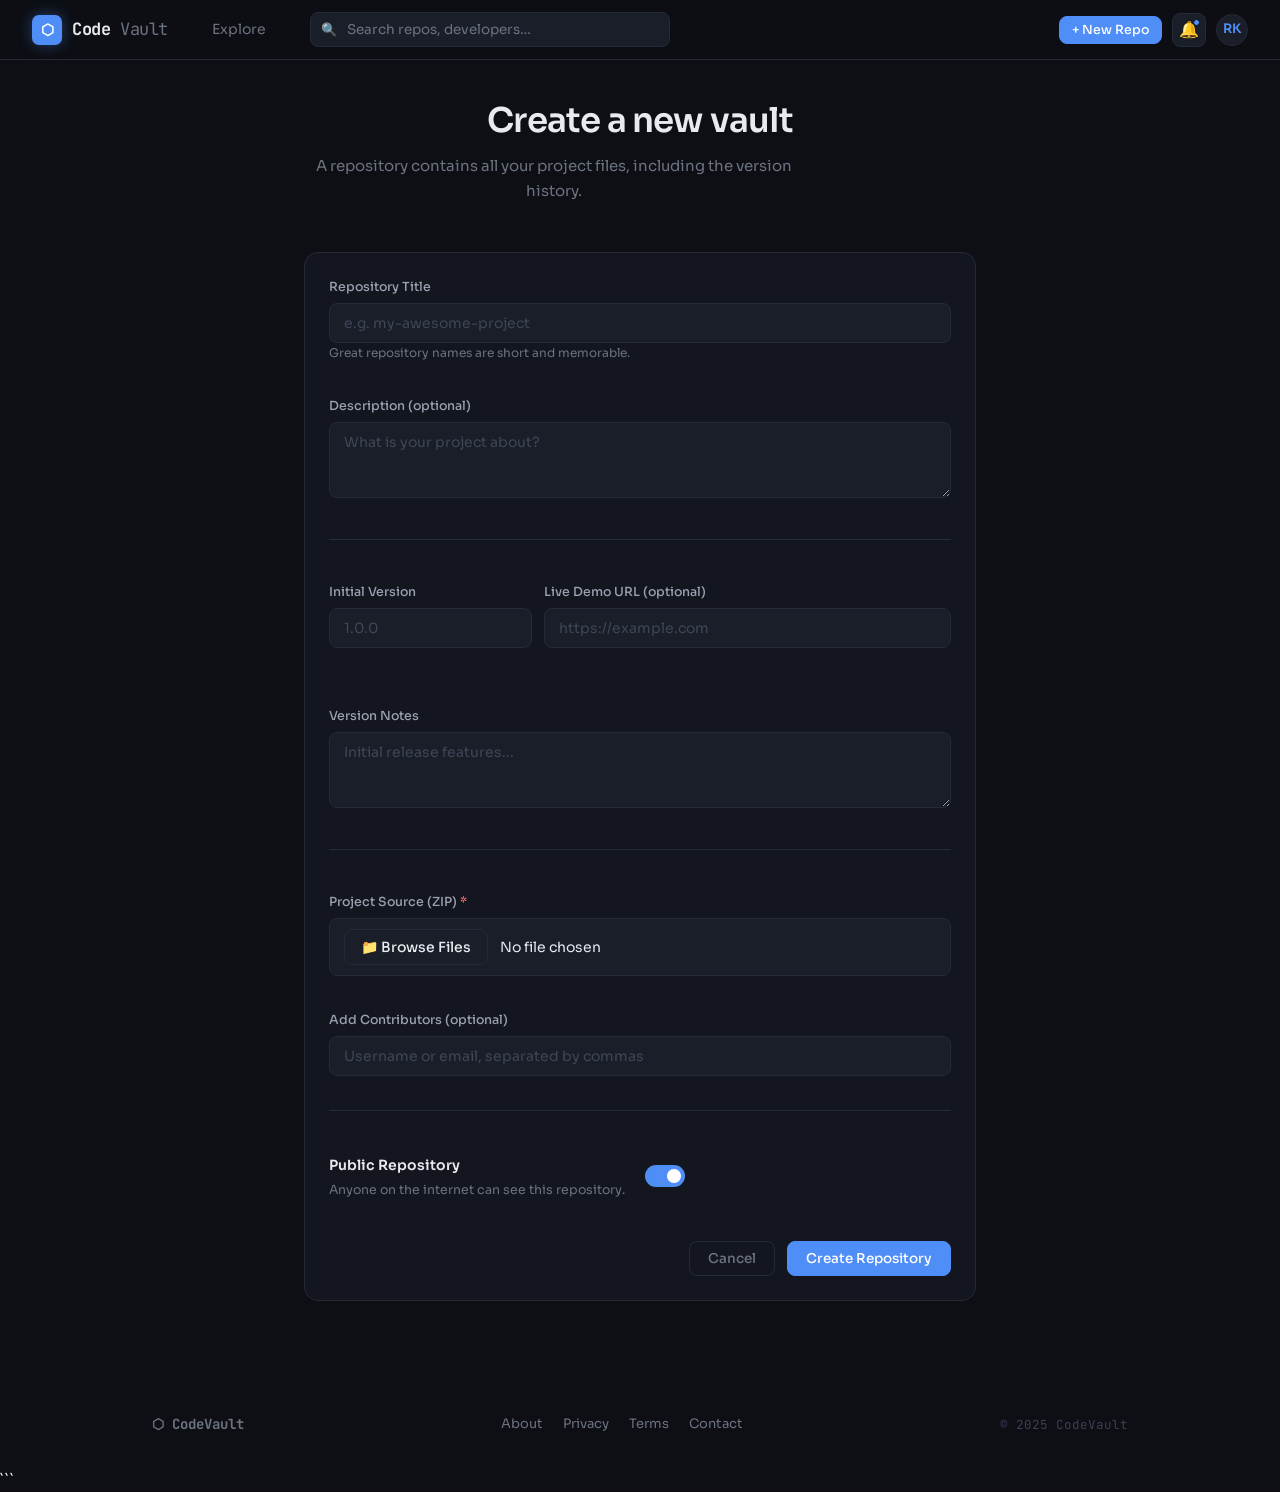
<file: new_repository.html>
<!DOCTYPE html>
<html lang="en">

<head>
  <meta charset="UTF-8" />
  <meta name="viewport" content="width=device-width, initial-scale=1.0" />
  <title>Create New Repository — CodeVault</title>
  <link rel="stylesheet" href="style.css" />
</head>

<body>

  <!-- ===== NAVBAR (Strictly from feed.html) ===== -->
  <nav class="navbar">
    <a href="feed.html" class="nav-logo">
      <div class="logo-icon">⬡</div>
      Code<span class="dim">Vault</span>
    </a>

    <div class="nav-links">
      <a href="#">Explore</a>
    </div>

    <div class="nav-search">
      <span class="search-icon">🔍</span>
      <input type="text" placeholder="Search repos, developers…" />
    </div>

    <div class="nav-right">
      <a href="new_repository.html"><button class="btn btn-primary btn-sm new-repo-btn">+ New Repo</button></a>

      <a href="notification.html">
        <div class="notif-btn">
          🔔
          <div class="notif-dot"></div>
        </div>
      </a>

      <div class="user-menu">
        <div class="avatar" onclick="toggleDropdown()">RK</div>
        <div class="user-dropdown" id="userDropdown">
          <a href="#">👤 My Profile</a>
          <a href="#">⚙️ Settings</a>
          <div class="dd-divider"></div>
          <a href="index.html" class="danger">🚪 Sign out</a>
        </div>
      </div>
    </div>
  </nav>

  <!-- ===== PAGE ===== -->
  <div class="page-wrap">
    <main class="create-repo-container">
      <header class="create-repo-header anim-fadeup">
        <h1 class="section-title">Create a new vault</h1>
        <p class="section-sub">A repository contains all your project files, including the version history.</p>
      </header>

      <form class="settings-card anim-fadeup" style="animation-delay: 0.1s;">
        <!-- Title -->
        <div class="form-group">
          <label for="repo-title">Repository Title</label>
          <input type="text" id="repo-title" placeholder="e.g. my-awesome-project" required />
          <p class="text-muted" style="font-size: 12px; mt-4">Great repository names are short and memorable.</p>
        </div>

        <!-- Description -->
        <div class="form-group">
          <label for="repo-desc">Description (optional)</label>
          <textarea id="repo-desc" rows="3" placeholder="What is your project about?"></textarea>
        </div>

        <div class="divider mb-24"></div>

        <!-- Versioning -->
        <div class="flex gap-12 mb-24">
          <div class="form-group" style="flex: 1;">
            <label for="version-number">Initial Version</label>
            <input type="text" id="version-number" placeholder="1.0.0" required />
          </div>
          <div class="form-group" style="flex: 2;">
            <label for="live-demo">Live Demo URL (optional)</label>
            <input type="url" id="live-demo" placeholder="https://example.com" />
          </div>
        </div>

        <div class="form-group">
          <label for="version-desc">Version Notes</label>
          <textarea id="version-desc" rows="3" placeholder="Initial release features..."></textarea>
        </div>

        <div class="divider mb-24"></div>

        <!-- File Uploads -->
        <div class="form-group">
          <label for="zip-file">Project Source (ZIP) <span class="text-red">*</span></label>
          <input type="file" id="zip-file" class="custom-file-input" accept=".zip" required />
        </div>

        <!-- Contributors -->
        <div class="form-group">
          <label for="contributors">Add Contributors (optional)</label>
          <input type="text" id="contributors" placeholder="Username or email, separated by commas" />
        </div>

        <div class="divider mb-24"></div>

        <!-- Visibility -->
        <div class="setting-item mb-24">
          <div>
            <label style="font-weight: 600;">Public Repository</label>
            <p class="text-muted">Anyone on the internet can see this repository.</p>
          </div>
          <label class="switch">
            <input type="checkbox" checked>
            <span class="slider round"></span>
          </label>
        </div>

        <div class="flex gap-12" style="justify-content: flex-end;">
          <button type="button" class="btn btn-ghost" onclick="window.history.back()">Cancel</button>
          <button type="submit" class="btn btn-primary">Create Repository</button>
        </div>
      </form>
    </main>

    <!-- ===== FOOTER (Strictly from index.html) ===== -->
    <footer>
      <div class="footer-logo">⬡ CodeVault</div>
      <div class="footer-links">
        <a href="#">About</a>
        <a href="#">Privacy</a>
        <a href="#">Terms</a>
        <a href="#">Contact</a>
      </div>
      <div class="footer-copy">© 2025 CodeVault</div>
    </footer>
  </div>

  <!-- ===== SCRIPTS (Strictly from feed.html) ===== -->
  <script>
    // Dropdown toggle
    function toggleDropdown() {
      document.getElementById('userDropdown').classList.toggle('open');
    }
    document.addEventListener('click', function (e) {
      const menu = document.querySelector('.user-menu');
      if (!menu.contains(e.target)) {
        document.getElementById('userDropdown').classList.remove('open');
      }
    });

    // Feed filter
    document.querySelectorAll('.filter-btn').forEach(btn => {
      btn.addEventListener('click', function () {
        document.querySelectorAll('.filter-btn').forEach(b => b.classList.remove('active'));
        this.classList.add('active');
      });
    });

    // Custom implementation: Version Number Restriction
    const versionInput = document.getElementById('version-number');
    if (versionInput) {
      versionInput.addEventListener('input', function (e) {
        // Restriction: only digits and dots
        this.value = this.value.replace(/[^0-9.]/g, '');
      });
    }

    // Custom implementation: Image Count Restriction (Max 5)
    const previewsInput = document.getElementById('previews');
    if (previewsInput) {
      previewsInput.addEventListener('change', function() {
        if (this.files.length > 5) {
          alert("You can only upload a maximum of 5 images.");
          this.value = ""; // Reset the input
        }
      });
    }
  </script>
</body>

</html>
```

<!--
[PROMPT_SUGGESTION]Add a JavaScript validation to ensure no more than 5 images are selected for previews.[/PROMPT_SUGGESTION]
[PROMPT_SUGGESTION]Style the file upload inputs in new_repo.html to match the custom file input style used in settings.html.[/PROMPT_SUGGESTION]
</file>
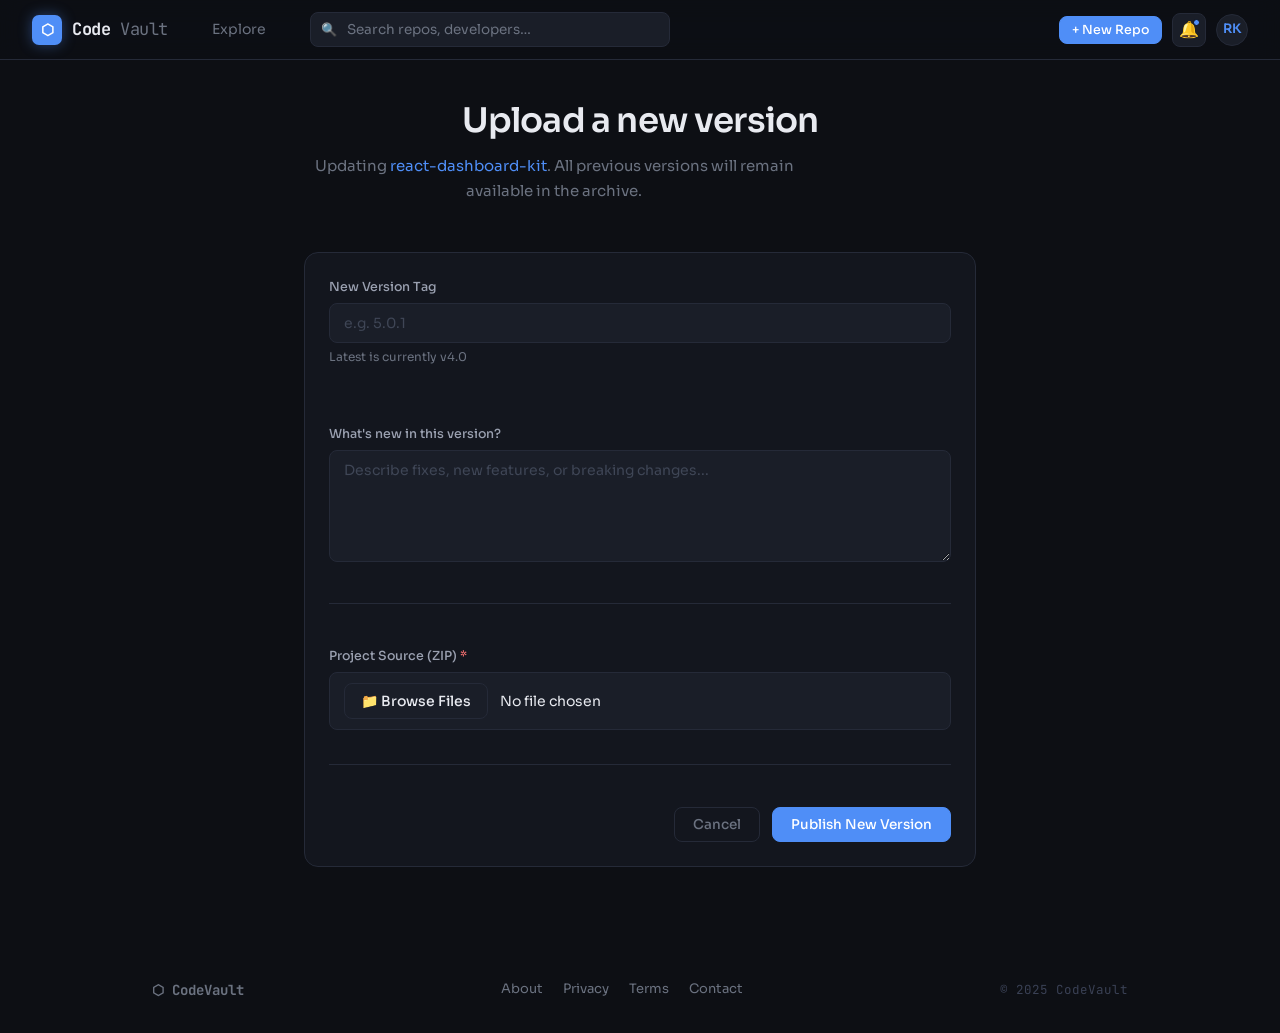
<file: new_version.html>
<!DOCTYPE html>
<html lang="en">

<head>
  <meta charset="UTF-8" />
  <meta name="viewport" content="width=device-width, initial-scale=1.0" />
  <title>Add New Version — CodeVault</title>
  <link rel="stylesheet" href="style.css" />
</head>

<body>

  <!-- ===== NAVBAR ===== -->
  <nav class="navbar">
    <a href="feed.html" class="nav-logo">
      <div class="logo-icon">⬡</div>
      Code<span class="dim">Vault</span>
    </a>

    <div class="nav-links">
      <a href="#">Explore</a>
    </div>

    <div class="nav-search">
      <span class="search-icon">🔍</span>
      <input type="text" placeholder="Search repos, developers…" />
    </div>

    <div class="nav-right">
      <a href="new_repository.html"><button class="btn btn-primary btn-sm new-repo-btn">+ New Repo</button></a>

      <a href="notification.html">
        <div class="notif-btn">
          🔔
          <div class="notif-dot"></div>
        </div>
      </a>

      <div class="user-menu">
        <div class="avatar" onclick="toggleDropdown()">RK</div>
        <div class="user-dropdown" id="userDropdown">
          <a href="#">👤 My Profile</a>
          <a href="#">⚙️ Settings</a>
          <div class="dd-divider"></div>
          <a href="index.html" class="danger">🚪 Sign out</a>
        </div>
      </div>
    </div>
  </nav>

  <!-- ===== PAGE ===== -->
  <div class="page-wrap">
    <main class="create-repo-container">
      <header class="create-repo-header anim-fadeup">
        <h1 class="section-title">Upload a new version</h1>
        <p class="section-sub">Updating <span class="text-accent">react-dashboard-kit</span>. All previous versions will remain available in the archive.</p>
      </header>

      <form class="settings-card anim-fadeup" style="animation-delay: 0.1s;">
        <!-- Version Info -->
        <div class="flex gap-12 mb-24">
          <div class="form-group" style="flex: 1;">
            <label for="version-number">New Version Tag</label>
            <input type="text" id="version-number" placeholder="e.g. 5.0.1" required />
            <p class="text-muted" style="font-size: 12px; margin-top: 4px;">Latest is currently v4.0</p>
          </div>
        </div>

        <!-- Version Description -->
        <div class="form-group">
          <label for="version-desc">What's new in this version?</label>
          <textarea id="version-desc" rows="5" placeholder="Describe fixes, new features, or breaking changes..."></textarea>
        </div>

        <div class="divider mb-24"></div>

        <!-- File Upload -->
        <div class="form-group">
          <label for="zip-file">Project Source (ZIP) <span class="text-red">*</span></label>
          <input type="file" id="zip-file" class="custom-file-input" accept=".zip" required />
        </div>

        <div class="divider mb-24"></div>

        <div class="flex gap-12" style="justify-content: flex-end;">
          <button type="button" class="btn btn-ghost" onclick="window.history.back()">Cancel</button>
          <button type="submit" class="btn btn-primary">Publish New Version</button>
        </div>
      </form>
    </main>

    <!-- ===== FOOTER ===== -->
    <footer>
      <div class="footer-logo">⬡ CodeVault</div>
      <div class="footer-links">
        <a href="#">About</a>
        <a href="#">Privacy</a>
        <a href="#">Terms</a>
        <a href="#">Contact</a>
      </div>
      <div class="footer-copy">© 2025 CodeVault</div>
    </footer>
  </div>

  <script>
    // Dropdown toggle
    function toggleDropdown() {
      document.getElementById('userDropdown').classList.toggle('open');
    }
    document.addEventListener('click', function (e) {
      const menu = document.querySelector('.user-menu');
      if (!menu.contains(e.target)) {
        document.getElementById('userDropdown').classList.remove('open');
      }
    });

    // Version number validation
    document.getElementById('version-number').addEventListener('input', function (e) {
      this.value = this.value.replace(/[^0-9.]/g, '');
    });
  </script>
</body>
</html>
</file>
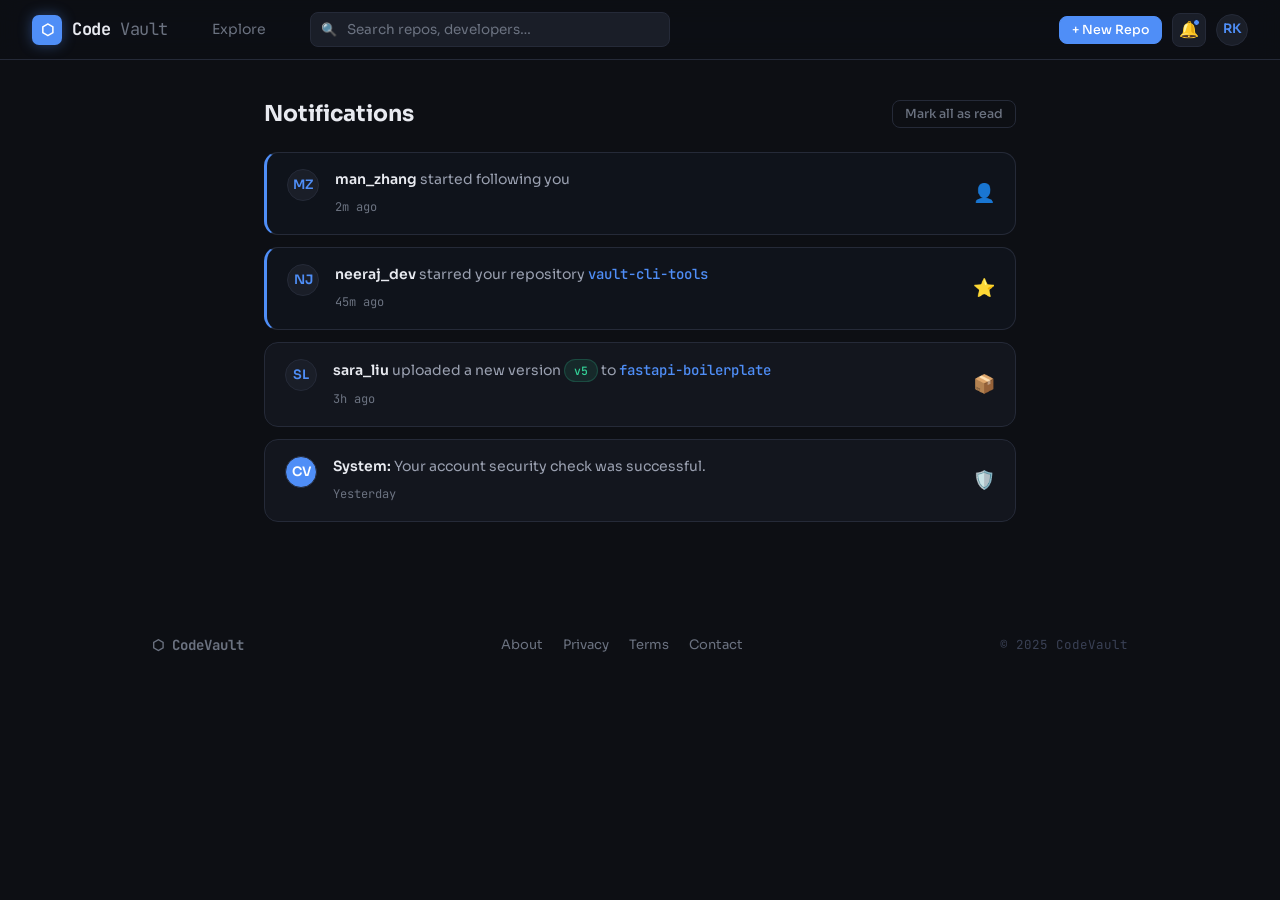
<file: notification.html>
<!DOCTYPE html>
<html lang="en">
<head>
  <meta charset="UTF-8"/>
  <meta name="viewport" content="width=device-width, initial-scale=1.0"/>
  <title>Notifications — CodeVault</title>
  <link rel="stylesheet" href="style.css"/>
</head>
<body>

<!-- ===== NAVBAR (Shared from feed.html) ===== -->
<nav class="navbar">
  <a href="feed.html" class="nav-logo">
    <div class="logo-icon">⬡</div>
    Code<span class="dim">Vault</span>
  </a>

  <div class="nav-links">
    <a href="feed.html">Explore</a>
  </div>

  <div class="nav-search">
    <span class="search-icon">🔍</span>
    <input type="text" placeholder="Search repos, developers…"/>
  </div>

  <div class="nav-right">
    <a href="#"><button class="btn btn-primary btn-sm new-repo-btn">+ New Repo</button></a>

    <a href="notification.html">
        <div class="notif-btn">
          🔔
          <div class="notif-dot"></div>
        </div>
      </a>

    <div class="user-menu">
      <div class="avatar" onclick="toggleDropdown()">RK</div>
      <div class="user-dropdown" id="userDropdown">
        <a href="#">👤 My Profile</a>
        <a href="#">⚙️ Settings</a>
        <div class="dd-divider"></div>
        <a href="index.html" class="danger">🚪 Sign out</a>
      </div>
    </div>
  </div>
</nav>

<!-- ===== NOTIFICATION CONTENT ===== -->
<div class="page-wrap">
  <main class="notif-container">
    <header class="notif-header anim-fadeup">
      <h1>Notifications</h1>
      <div class="notif-controls">
        <button class="btn btn-ghost btn-sm">Mark all as read</button>
      </div>
    </header>

    <div class="notif-list">
      
      <!-- Notification Item 1 -->
      <div class="notif-item unread anim-fadeup" style="animation-delay: 0.05s">
        <div class="avatar">MZ</div>
        <div class="notif-content">
          <p class="notif-text"><strong>man_zhang</strong> started following you</p>
          <span class="notif-time">2m ago</span>
        </div>
        <div class="notif-action-icon">👤</div>
      </div>

      <!-- Notification Item 2 -->
      <div class="notif-item unread anim-fadeup" style="animation-delay: 0.1s">
        <div class="avatar">NJ</div>
        <div class="notif-content">
          <p class="notif-text"><strong>neeraj_dev</strong> starred your repository <span class="repo-link">vault-cli-tools</span></p>
          <span class="notif-time">45m ago</span>
        </div>
        <div class="notif-action-icon">⭐</div>
      </div>

      <!-- Notification Item 3 -->
      <div class="notif-item anim-fadeup" style="animation-delay: 0.15s">
        <div class="avatar">SL</div>
        <div class="notif-content">
          <p class="notif-text"><strong>sara_liu</strong> uploaded a new version <span class="badge badge-green">v5</span> to <span class="repo-link">fastapi-boilerplate</span></p>
          <span class="notif-time">3h ago</span>
        </div>
        <div class="notif-action-icon">📦</div>
      </div>

      <!-- Notification Item 4 -->
      <div class="notif-item anim-fadeup" style="animation-delay: 0.2s">
        <div class="avatar" style="background: var(--accent); color: white;">CV</div>
        <div class="notif-content">
          <p class="notif-text"><strong>System:</strong> Your account security check was successful.</p>
          <span class="notif-time">Yesterday</span>
        </div>
        <div class="notif-action-icon">🛡️</div>
      </div>

    </div>
  </main>

  <!-- ===== FOOTER ===== -->
  <footer>
    <div class="footer-logo">⬡ CodeVault</div>
    <div class="footer-links">
      <a href="#">About</a>
      <a href="#">Privacy</a>
      <a href="#">Terms</a>
      <a href="#">Contact</a>
    </div>
    <div class="footer-copy">© 2025 CodeVault</div>
  </footer>
</div>

<script>
  function toggleDropdown() {
    document.getElementById('userDropdown').classList.toggle('open');
  }
  document.addEventListener('click', function(e) {
    const menu = document.querySelector('.user-menu');
    if (menu && !menu.contains(e.target)) {
      document.getElementById('userDropdown').classList.remove('open');
    }
  });
</script>
</body>
</html>
</file>
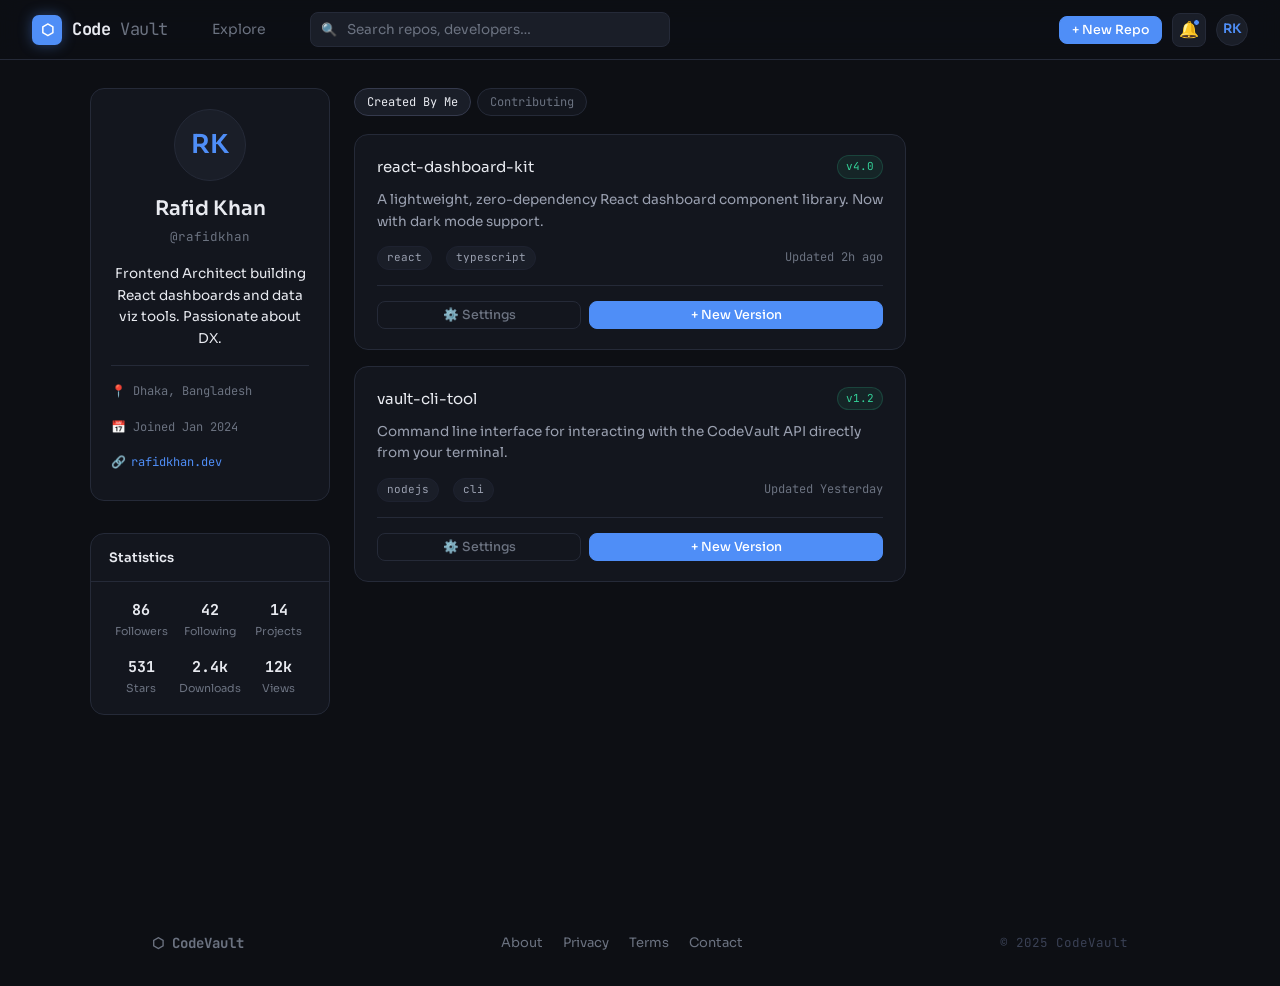
<file: profile.html>
<!DOCTYPE html>
<html lang="en">

<head>
  <meta charset="UTF-8" />
  <meta name="viewport" content="width=device-width, initial-scale=1.0" />
  <title>Rafid Khan (@rafidkhan) — CodeVault</title>
  <link rel="stylesheet" href="style.css" />
</head>

<body>

  <!-- ===== NAVBAR ===== -->
  <nav class="navbar">
    <a href="feed.html" class="nav-logo">
      <div class="logo-icon">⬡</div>
      Code<span class="dim">Vault</span>
    </a>

    <div class="nav-links">
      <a href="#">Explore</a>
    </div>

    <div class="nav-search">
      <span class="search-icon">🔍</span>
      <input type="text" placeholder="Search repos, developers…" />
    </div>

    <div class="nav-right">
      <a href="new_repository.html"><button class="btn btn-primary btn-sm new-repo-btn">+ New Repo</button></a>

      <a href="notification.html">
        <div class="notif-btn">
          🔔
          <div class="notif-dot"></div>
        </div>
      </a>

      <div class="user-menu">
        <div class="avatar" onclick="toggleDropdown()">RK</div>
        <div class="user-dropdown" id="userDropdown">
          <a href="#">👤 My Profile</a>
          <a href="#">⚙️ Settings</a>
          <div class="dd-divider"></div>
          <a href="index.html" class="danger">🚪 Sign out</a>
        </div>
      </div>
    </div>
  </nav>

  <!-- ===== PAGE ===== -->
  <div class="page-wrap">
    <div class="feed-layout">

      <!-- ===== PROFILE SIDEBAR ===== -->
      <aside class="sidebar-left">
        <div class="sidebar-profile">
          <div class="avatar xl">RK</div>
          <div class="profile-name" style="font-size: 20px; margin-top: 12px;">Rafid Khan</div>
          <div class="profile-handle">@rafidkhan</div>
          <p class="text-dim" style="font-size: 13.5px; margin: 12px 0;">Frontend Architect building React dashboards and data viz tools. Passionate about DX.</p>
          
          <div class="profile-info-list" style="text-align: left; margin-top: 16px; border-top: 1px solid var(--border); padding-top: 16px;">
            <div class="repo-meta" style="margin-bottom: 8px;">📍 Dhaka, Bangladesh</div>
            <div class="repo-meta" style="margin-bottom: 8px;">📅 Joined Jan 2024</div>
            <div class="repo-meta" style="margin-bottom: 8px;">🔗 <a href="#" class="text-accent">rafidkhan.dev</a></div>
          </div>
        </div>

        <!-- Profile Stats -->
        <div class="sidebar-widget">
            <div class="widget-header">Statistics</div>
            <div class="profile-stats" style="flex-wrap: wrap; padding: 16px; border: none;">
              <a href="followers.html" class="profile-stat" style="width: 33%; margin-bottom: 15px;">
                <div class="n">86</div>
                <div class="l">Followers</div>
              </a>
              <a href="followings.html" class="profile-stat" style="width: 33%; margin-bottom: 15px;">
                <div class="n">42</div>
                <div class="l">Following</div>
              </a>
              <div class="profile-stat" style="width: 33%; margin-bottom: 15px;">
                <div class="n">14</div>
                <div class="l">Projects</div>
              </div>
              <div class="profile-stat" style="width: 33%;">
                <div class="n">531</div>
                <div class="l">Stars</div>
              </div>
              <div class="profile-stat" style="width: 33%;">
                <div class="n">2.4k</div>
                <div class="l">Downloads</div>
              </div>
              <div class="profile-stat" style="width: 33%;">
                <div class="n">12k</div>
                <div class="l">Views</div>
              </div>
            </div>
        </div>
      </aside>

      <!-- ===== MAIN CONTENT ===== -->
      <main class="feed-main">
        <div class="feed-header">
          <div class="feed-filters">
            <button class="filter-btn active" id="btn-created" onclick="toggleProjects('created')">Created By Me</button>
            <button class="filter-btn" id="btn-contributing" onclick="toggleProjects('contributing')">Contributing</button>
          </div>
        </div>

        <!-- Created Projects Grid -->
        <div id="grid-created" class="features-grid anim-fadeup" style="grid-template-columns: repeat(auto-fit, minmax(320px, 1fr));">
          <!-- Card 1 -->
          <div class="feed-repo-card">
            <div class="frc-top">
              <a href="view_repo.html" class="repo-name">react-dashboard-kit</a>
              <div class="version-chip">v4.0</div>
            </div>
            <p class="frc-desc">A lightweight, zero-dependency React dashboard component library. Now with dark mode support.</p>
            <div class="frc-footer" style="margin-top: auto;">
              <span class="tag">react</span>
              <span class="tag">typescript</span>
              <div class="repo-meta" style="margin-left:auto; color: var(--text-muted);">Updated 2h ago</div>
            </div>
            <div class="divider" style="margin: 15px 0;"></div>
            <div class="flex gap-8">
              <button class="btn btn-ghost btn-sm" style="flex: 1; justify-content: center;" onclick="location.href='repo_settings.html'">⚙️ Settings</button>
              <button class="btn btn-primary btn-sm" style="flex: 1.5; justify-content: center;" onclick="location.href='new_version.html'">+ New Version</button>
            </div>
          </div>

          <!-- Card 2 -->
          <div class="feed-repo-card">
            <div class="frc-top">
              <a href="view_repo.html" class="repo-name">vault-cli-tool</a>
              <div class="version-chip">v1.2</div>
            </div>
            <p class="frc-desc">Command line interface for interacting with the CodeVault API directly from your terminal.</p>
            <div class="frc-footer">
              <span class="tag">nodejs</span>
              <span class="tag">cli</span>
              <div class="repo-meta" style="margin-left:auto; color: var(--text-muted);">Updated Yesterday</div>
            </div>
            <div class="divider" style="margin: 15px 0;"></div>
            <div class="flex gap-8">
              <button class="btn btn-ghost btn-sm" style="flex: 1; justify-content: center;" onclick="location.href='repo_settings.html'">⚙️ Settings</button>
              <button class="btn btn-primary btn-sm" style="flex: 1.5; justify-content: center;" onclick="location.href='new_version.html'">+ New Version</button>
            </div>
          </div>
        </div>

        <!-- Contributing Projects Grid (Hidden by default) -->
        <div id="grid-contributing" class="features-grid anim-fadeup" style="display: none; grid-template-columns: repeat(auto-fit, minmax(320px, 1fr));">
          <div class="feed-repo-card">
            <div class="frc-top">
              <a href="view_repo.html" class="repo-name">neeraj_dev / ui-core</a>
              <div class="version-chip">v2.1</div>
            </div>
            <p class="frc-desc">The core UI components used across all Neeraj projects. Contributing to chart modules.</p>
            <div class="frc-footer">
              <span class="tag">css</span>
              <span class="tag">framework</span>
              <div class="repo-meta" style="margin-left:auto; color: var(--text-muted);">Updated 3 days ago</div>
            </div>
            <div class="divider" style="margin: 15px 0;"></div>
            <div class="flex gap-8">
              <button class="btn btn-ghost btn-sm" style="flex: 1; justify-content: center;" onclick="location.href='repo_settings.html'">⚙️ Settings</button>
              <button class="btn btn-primary btn-sm" style="flex: 1.5; justify-content: center;" onclick="location.href='new_version.html'">+ New Version</button>
            </div>
          </div>
        </div>
      </main>
    </div>
  </div>

  <!-- ===== FOOTER ===== -->
  <footer>
    <div class="footer-logo">⬡ CodeVault</div>
    <div class="footer-links">
      <a href="#">About</a>
      <a href="#">Privacy</a>
      <a href="#">Terms</a>
      <a href="#">Contact</a>
    </div>
    <div class="footer-copy">© 2025 CodeVault</div>
  </footer>

  <script>
    // Dropdown toggle
    function toggleDropdown() {
      document.getElementById('userDropdown').classList.toggle('open');
    }
    document.addEventListener('click', function (e) {
      const menu = document.querySelector('.user-menu');
      if (!menu.contains(e.target)) {
        document.getElementById('userDropdown').classList.remove('open');
      }
    });

    // // Star toggle
    // function toggleStar(btn) {
    //   const starred = btn.classList.contains('starred');
    //   const countEl = btn.querySelector('span');
    //   let count = parseInt(countEl.textContent);
    //   if (starred) {
    //     btn.classList.remove('starred');
    //     btn.innerHTML = '☆ <span>' + (count - 1) + '</span>';
    //   } else {
    //     btn.classList.add('starred');
    //     btn.innerHTML = '★ <span>' + (count + 1) + '</span>';
    //   }
    // }

    // // Follow toggle
    // function toggleFollow(btn) {
    //   if (btn.classList.contains('following')) {
    //     btn.classList.remove('following');
    //     btn.textContent = 'Follow';
    //   } else {
    //     btn.classList.add('following');
    //     btn.textContent = 'Following';
    //   }
    // }

    // Project toggle logic
    function toggleProjects(type) {
      document.getElementById('btn-created').classList.toggle('active', type === 'created');
      document.getElementById('btn-contributing').classList.toggle('active', type === 'contributing');
      document.getElementById('grid-created').style.display = type === 'created' ? 'grid' : 'none';
      document.getElementById('grid-contributing').style.display = type === 'contributing' ? 'grid' : 'none';
    }
  </script>
</body>

</html>
</file>
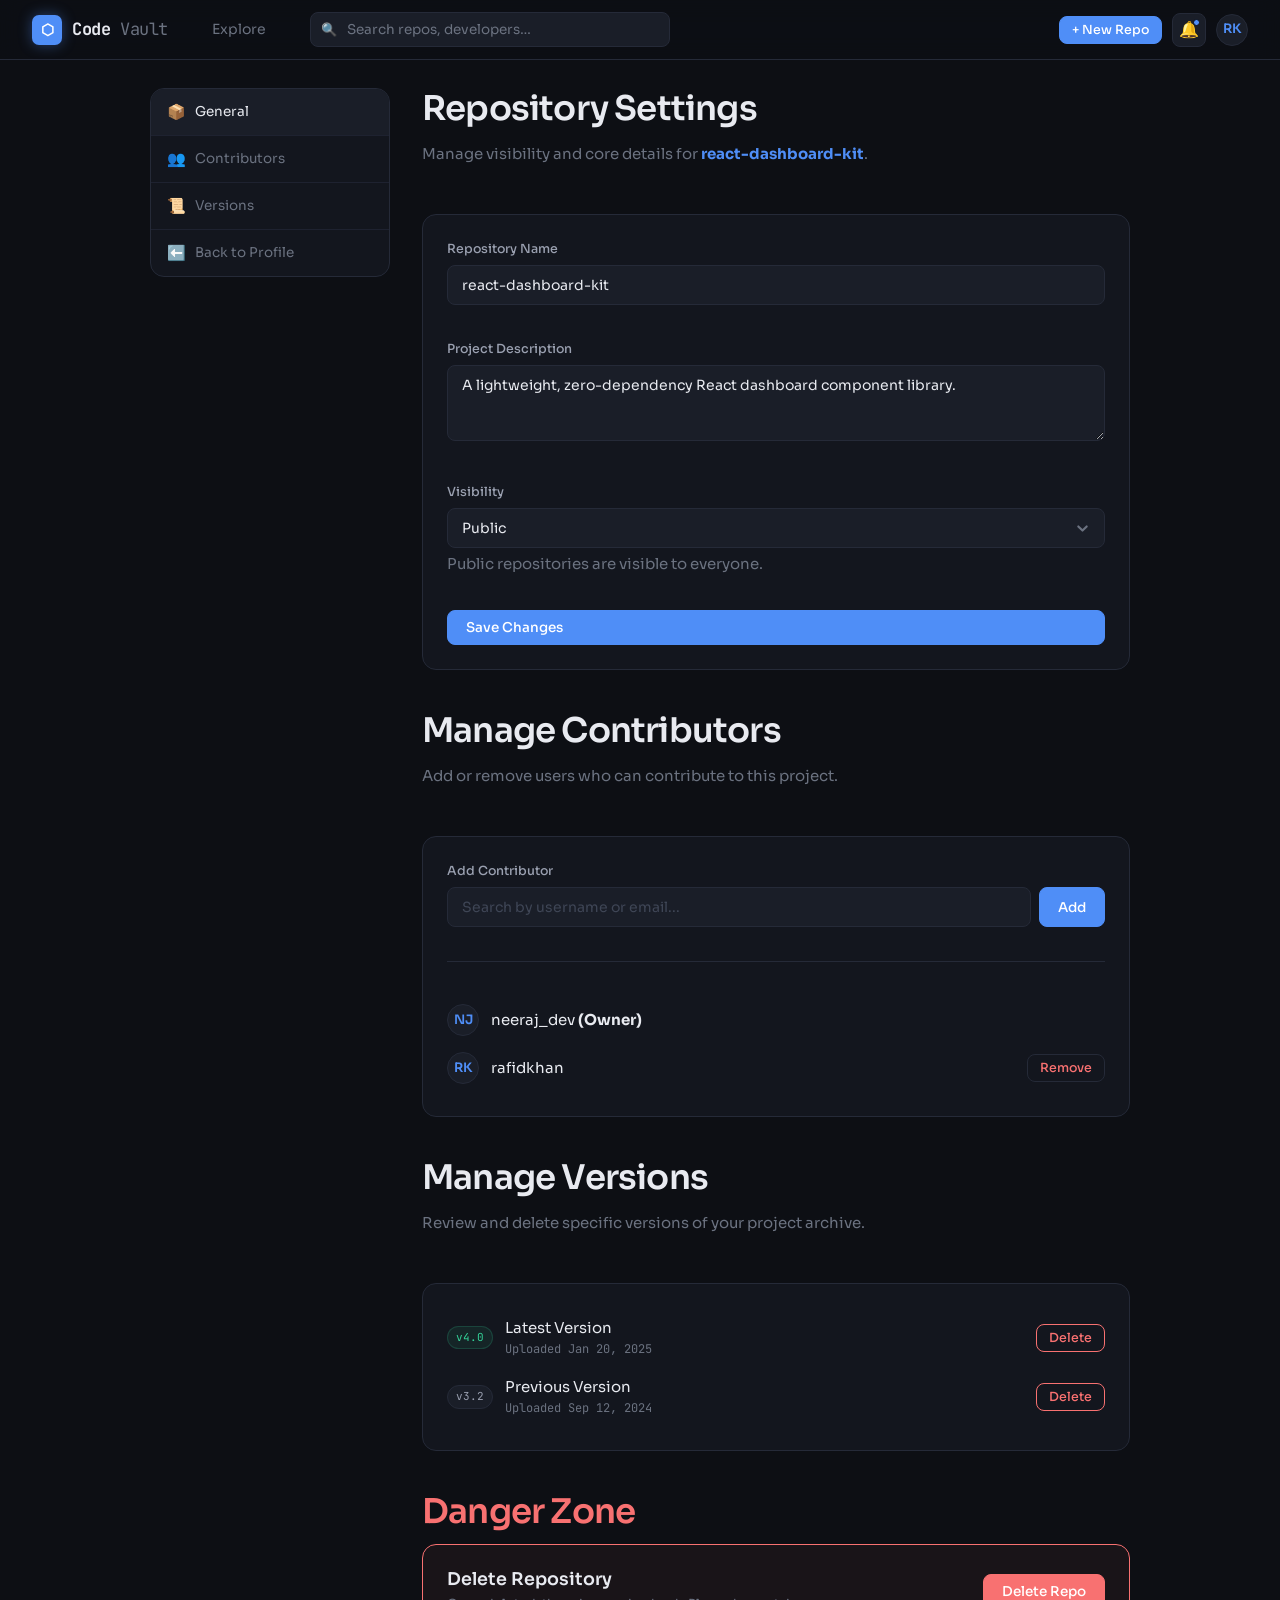
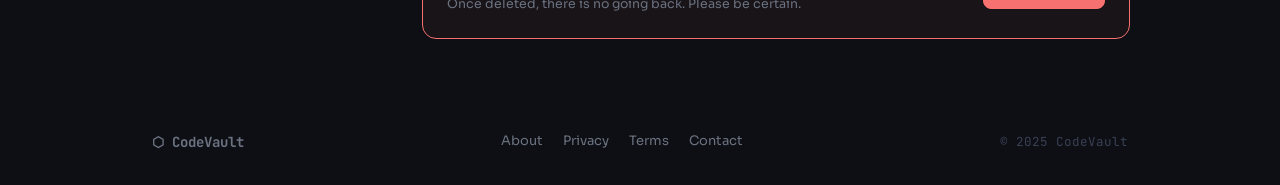
<file: repo_settings.html>
<!DOCTYPE html>
<html lang="en">

<head>
  <meta charset="UTF-8" />
  <meta name="viewport" content="width=device-width, initial-scale=1.0" />
  <title>Repo Settings — CodeVault</title>
  <link rel="stylesheet" href="style.css" />
</head>

<body>

  <!-- ===== NAVBAR ===== -->
  <nav class="navbar">
    <a href="feed.html" class="nav-logo">
      <div class="logo-icon">⬡</div>
      Code<span class="dim">Vault</span>
    </a>

    <div class="nav-links">
      <a href="#">Explore</a>
    </div>

    <div class="nav-search">
      <span class="search-icon">🔍</span>
      <input type="text" placeholder="Search repos, developers…" />
    </div>

    <div class="nav-right">
      <a href="new_repository.html"><button class="btn btn-primary btn-sm new-repo-btn">+ New Repo</button></a>

      <a href="notification.html">
        <div class="notif-btn">
          🔔
          <div class="notif-dot"></div>
        </div>
      </a>

      <div class="user-menu">
        <div class="avatar" onclick="toggleDropdown()">RK</div>
        <div class="user-dropdown" id="userDropdown">
          <a href="#">👤 My Profile</a>
          <a href="settings.html">⚙️ Settings</a>
          <div class="dd-divider"></div>
          <a href="index.html" class="danger">🚪 Sign out</a>
        </div>
      </div>
    </div>
  </nav>

  <!-- ===== PAGE ===== -->
  <div class="page-wrap">
    <div class="settings-layout">
      <aside class="sidebar-left">
        <nav class="sidebar-nav">
          <a href="#general" class="active"><span class="nav-icon">📦</span> General</a>
          <a href="#contributors"><span class="nav-icon">👥</span> Contributors</a>
          <a href="#versions"><span class="nav-icon">📜</span> Versions</a>
          <a href="profile.html"><span class="nav-icon">⬅️</span> Back to Profile</a>
        </nav>
      </aside>

      <main class="settings-main">
        <section id="general" class="settings-section anim-fadeup">
          <h2 class="section-title">Repository Settings</h2>
          <p class="section-sub">Manage visibility and core details for <strong class="text-accent">react-dashboard-kit</strong>.</p>

          <div class="settings-card">
            <div class="form-group">
              <label>Repository Name</label>
              <input type="text" value="react-dashboard-kit" />
            </div>
            <div class="form-group">
              <label>Project Description</label>
              <textarea rows="3">A lightweight, zero-dependency React dashboard component library.</textarea>
            </div>
            <div class="form-group">
              <label>Visibility</label>
              <select>
                <option value="public">Public</option>
                <option value="private">Private</option>
              </select>
              <p class="text-muted mt-4">Public repositories are visible to everyone.</p>
            </div>
            <button class="btn btn-primary">Save Changes</button>
          </div>
        </section>

        <section id="contributors" class="settings-section anim-fadeup" style="animation-delay: 0.1s;">
          <h2 class="section-title">Manage Contributors</h2>
          <p class="section-sub">Add or remove users who can contribute to this project.</p>

          <div class="settings-card">
            <div class="form-group">
              <label>Add Contributor</label>
              <div class="search-input-group">
                <input type="text" placeholder="Search by username or email..." style="flex: 1;" />
                <button class="btn btn-primary">Add</button>
              </div>
            </div>

            <div class="divider"></div>

            <div class="contributor-list mt-16">
              <div class="contributor-item">
                <div class="flex items-center gap-12">
                  <div class="avatar">NJ</div>
                  <div>
                    <div class="name">neeraj_dev <strong>(Owner)</strong></div>
                  </div>
                </div>
              </div>
              <div class="contributor-item">
                <div class="flex items-center gap-12">
                  <div class="avatar">RK</div>
                  <div>
                    <div class="name">rafidkhan</div>
                  </div>
                </div>
                <button class="btn btn-ghost btn-sm text-red">Remove</button>
              </div>
            </div>
          </div>
        </section>

        <section id="versions" class="settings-section anim-fadeup" style="animation-delay: 0.15s;">
          <h2 class="section-title">Manage Versions</h2>
          <p class="section-sub">Review and delete specific versions of your project archive.</p>

          <div class="settings-card">
            <div class="contributor-list">
              <div class="contributor-item">
                <div class="flex items-center gap-12">
                  <div class="version-chip">v4.0</div>
                  <div>
                    <div class="name">Latest Version</div>
                    <div class="repo-meta">Uploaded Jan 20, 2025</div>
                  </div>
                </div>
                <button class="btn btn-outline-red btn-sm">Delete</button>
              </div>
              <div class="contributor-item">
                <div class="flex items-center gap-12">
                  <div class="version-chip" style="background: var(--bg-3); border-color: var(--border); color: var(--text-dim);">v3.2</div>
                  <div>
                    <div class="name">Previous Version</div>
                    <div class="repo-meta">Uploaded Sep 12, 2024</div>
                  </div>
                </div>
                <button class="btn btn-outline-red btn-sm">Delete</button>
              </div>
            </div>
          </div>
        </section>

        <section id="danger-zone" class="settings-section anim-fadeup" style="animation-delay: 0.2s;">
            <h2 class="section-title text-red">Danger Zone</h2>
            <div class="settings-card danger-card">
                <div class="setting-item">
                    <div>
                        <h3>Delete Repository</h3>
                        <p class="text-muted">Once deleted, there is no going back. Please be certain.</p>
                    </div>
                    <button class="btn btn-red">Delete Repo</button>
                </div>
            </div>
        </section>
      </main>
    </div>

    <!-- ===== FOOTER ===== -->
    <footer>
      <div class="footer-logo">⬡ CodeVault</div>
      <div class="footer-links"><a href="#">About</a><a href="#">Privacy</a><a href="#">Terms</a><a href="#">Contact</a></div>
      <div class="footer-copy">© 2025 CodeVault</div>
    </footer>
  </div>

  <script>
    // Dropdown toggle
    function toggleDropdown() {
      document.getElementById('userDropdown').classList.toggle('open');
    }
    document.addEventListener('click', function (e) {
      const menu = document.querySelector('.user-menu');
      if (menu && !menu.contains(e.target)) {
        document.getElementById('userDropdown').classList.remove('open');
      }
    });
  </script>
</body>

</html>
</file>
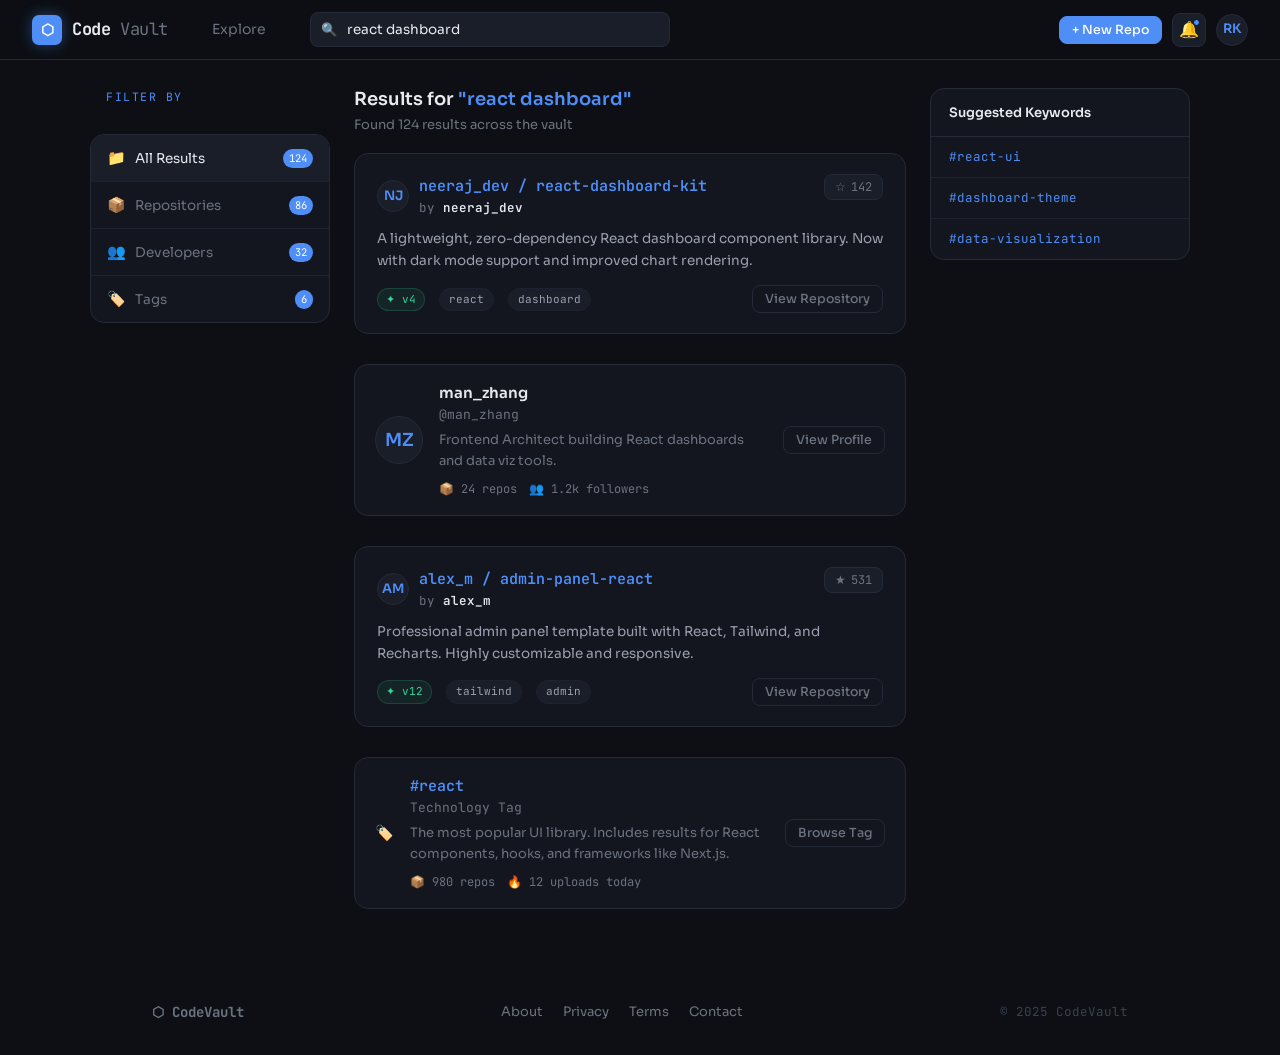
<file: search.html>
<!DOCTYPE html>
<html lang="en">

<head>
  <meta charset="UTF-8" />
  <meta name="viewport" content="width=device-width, initial-scale=1.0" />
  <title>Search Results — CodeVault</title>
  <link rel="stylesheet" href="style.css" />
</head>

<body>

  <!-- ===== NAVBAR ===== -->
  <nav class="navbar">
    <a href="feed.html" class="nav-logo">
      <div class="logo-icon">⬡</div>
      Code<span class="dim">Vault</span>
    </a>

    <div class="nav-links">
      <a href="#">Explore</a>
    </div>

    <div class="nav-search">
      <span class="search-icon">🔍</span>
      <input type="text" placeholder="Search repos, developers…" value="react dashboard" />
    </div>

    <div class="nav-right">
      <a href="new_repository.html"><button class="btn btn-primary btn-sm new-repo-btn">+ New Repo</button></a>

      <a href="notification.html">
        <div class="notif-btn">
          🔔
          <div class="notif-dot"></div>
        </div>
      </a>

      <div class="user-menu">
        <div class="avatar" onclick="toggleDropdown()">RK</div>
        <div class="user-dropdown" id="userDropdown">
          <a href="#">👤 My Profile</a>
          <a href="#">⚙️ Settings</a>
          <div class="dd-divider"></div>
          <a href="index.html" class="danger">🚪 Sign out</a>
        </div>
      </div>
    </div>
  </nav>

  <!-- ===== PAGE ===== -->
  <div class="page-wrap">
    <div class="feed-layout">

      <!-- ===== LEFT SIDEBAR (Filters) ===== -->
      <aside class="sidebar-left">
        <div class="section-label" style="margin-left: 16px; margin-bottom: 8px;">Filter by</div>
        <nav class="sidebar-nav">
          <a href="#" class="active all_results_btn" onclick="filterResult(0)"><span class="nav-icon">📁</span>
            All Results <span class="nav-badge">124</span></a>
          <a href="#" class="repo_results_btn" onclick="filterResult(1)"><span class="nav-icon">📦</span> Repositories
            <span class="nav-badge">86</span></a>
          <a href="#" class="dev_results_btn" onclick="filterResult(2)"><span class="nav-icon">👥</span> Developers
            <span class="nav-badge">32</span></a>
          <a href="#" class="tags_results_btn" onclick="filterResult(3)"><span class="nav-icon">🏷️</span> Tags <span
              class="nav-badge">6</span></a>

        </nav>
      </aside>

      <!-- ===== MAIN RESULTS ===== -->
      <main class="feed-main">
        <div class="feed-header">
          <div>
            <h2 style="font-size: 18px;">Results for <span class="text-accent">"react dashboard"</span></h2>
            <p class="text-muted" style="font-size: 13px; margin-top: 4px;">Found 124 results across the vault</p>
          </div>
          <nav class="mobile-search-filters">
            <a href="#" class="active all_results_btn" onclick="filterResult(0)"><span class="nav-icon">📁</span> All
              Results <span class="nav-badge">124</span></a>
            <a href="#" class="repo_results_btn" onclick="filterResult(1)"><span class="nav-icon">📦</span> Repositories
              <span class="nav-badge">86</span></a>
            <a href="#" class="dev_results_btn" onclick="filterResult(2)"><span class="nav-icon">👥</span> Developers
              <span class="nav-badge">32</span></a>
            <a href="#" class="tags_results_btn" onclick="filterResult(3)"><span class="nav-icon">🏷️</span> Tags <span
                class="nav-badge">6</span></a>
        </div>

        <div class="feed-list">

          <!-- Repository Result -->
          <div class="repo_result_card feed-repo-card anim-fadeup" style="animation-delay:0.05s">
            <div class="frc-top">
              <div class="frc-meta">
                <div class="avatar">NJ</div>
                <div>
                  <div class="repo-name">neeraj_dev / react-dashboard-kit</div>
                  <div class="by">by <strong>neeraj_dev</strong></div>
                </div>
              </div>
              <button class="star-btn" onclick="toggleStar(this)">☆ <span>142</span></button>
            </div>
            <p class="frc-desc">A lightweight, zero-dependency React dashboard component library. Now with dark mode
              support and improved chart rendering.</p>
            <div class="frc-footer">
              <div class="version-chip">✦ v4</div>
              <span class="tag">react</span>
              <span class="tag">dashboard</span>
              <button class="btn btn-ghost btn-sm" style="margin-left: auto;">View Repository</button>
            </div>
          </div>

          <!-- Developer Result -->
          <div class="dev_result_card follower-card anim-fadeup" style="animation-delay:0.1s">
            <div class="avatar lg">MZ</div>
            <div class="follower-info">
              <div class="follower-name">man_zhang</div>
              <div class="follower-handle">@man_zhang</div>
              <p class="text-muted" style="font-size: 13px; margin-top: 4px;">Frontend Architect building React
                dashboards and data viz tools.</p>
              <div class="flex items-center gap-12 mt-8">
                <span class="repo-meta">📦 24 repos</span>
                <span class="repo-meta">👥 1.2k followers</span>
              </div>
            </div>
            <div class="flex flex-col gap-8">

              <button class="btn btn-ghost btn-sm">View Profile</button>
            </div>
          </div>

          <!-- Repository Result 2 -->
          <div class="repo_result_card feed-repo-card anim-fadeup" style="animation-delay:0.15s">
            <div class="frc-top">
              <div class="frc-meta">
                <div class="avatar">AM</div>
                <div>
                  <div class="repo-name">alex_m / admin-panel-react</div>
                  <div class="by">by <strong>alex_m</strong></div>
                </div>
              </div>
              <button class="star-btn starred" onclick="toggleStar(this)">★ <span>531</span></button>
            </div>
            <p class="frc-desc">Professional admin panel template built with React, Tailwind, and Recharts. Highly
              customizable and responsive.</p>
            <div class="frc-footer">
              <div class="version-chip">✦ v12</div>
              <span class="tag">tailwind</span>
              <span class="tag">admin</span>
              <button class="btn btn-ghost btn-sm" style="margin-left: auto;">View Repository</button>
            </div>
          </div>

          <!-- Tag Result -->
          <div class="tag_result_card follower-card anim-fadeup" style="animation-delay:0.2s">
            <div class="tag-icon-box">🏷️</div>
            <div class="follower-info">
              <div class="follower-name text-accent mono">#react</div>
              <div class="follower-handle">Technology Tag</div>
              <p class="text-muted" style="font-size: 13px; margin-top: 4px;">The most popular UI library. Includes
                results for React components, hooks, and frameworks like Next.js.</p>
              <div class="flex items-center gap-12 mt-8">
                <span class="repo-meta">📦 980 repos</span>
                <span class="repo-meta">🔥 12 uploads today</span>
              </div>
            </div>
            <div class="flex flex-col gap-8">
              <button class="btn btn-ghost btn-sm">Browse Tag</button>
            </div>
          </div>

          <!-- Empty State (Hidden by default, used when no results found) -->
          <div class="notif-empty anim-fadein" style="display: none;">
            <div class="notif-empty-icon">🔍</div>
            <h3>No results found</h3>
            <p>We couldn't find anything matching your search. Try different keywords.</p>
            <div class="mt-16">
              <a href="feed.html" class="text-accent">Return to feed</a>
            </div>
          </div>

        </div>
      </main>

      <!-- ===== RIGHT SIDEBAR (Stats) ===== -->
      <aside class="sidebar-right">

        <div class="sidebar-widget">
          <div class="widget-header">Suggested Keywords</div>
          <div class="trending-tag"><span class="t-name">#react-ui</span></div>
          <div class="trending-tag"><span class="t-name">#dashboard-theme</span></div>
          <div class="trending-tag"><span class="t-name">#data-visualization</span></div>
        </div>
      </aside>

    </div>

    <!-- ===== FOOTER ===== -->
    <footer>
      <div class="footer-logo">⬡ CodeVault</div>
      <div class="footer-links">
        <a href="#">About</a>
        <a href="#">Privacy</a>
        <a href="#">Terms</a>
        <a href="#">Contact</a>
      </div>
      <div class="footer-copy">© 2025 CodeVault</div>
    </footer>
  </div>

  <script>
    // Dropdown toggle
    function toggleDropdown() {
      document.getElementById('userDropdown').classList.toggle('open');
    }
    document.addEventListener('click', function (e) {
      const menu = document.querySelector('.user-menu');
      if (!menu.contains(e.target)) {
        document.getElementById('userDropdown').classList.remove('open');
      }
    });

    // // Star toggle
    // function toggleStar(btn) {
    //   const starred = btn.classList.contains('starred');
    //   const countEl = btn.querySelector('span');
    //   let count = parseInt(countEl.textContent);
    //   if (starred) {
    //     btn.classList.remove('starred');
    //     btn.innerHTML = '☆ <span>' + (count - 1) + '</span>';
    //   } else {
    //     btn.classList.add('starred');
    //     btn.innerHTML = '★ <span>' + (count + 1) + '</span>';
    //   }
    // }

    // // Follow toggle
    // function toggleFollow(btn) {
    //   if (btn.classList.contains('following')) {
    //     btn.classList.remove('following');
    //     btn.textContent = 'Follow';
    //   } else {
    //     btn.classList.add('following');
    //     btn.textContent = 'Following';
    //   }
    // }

    // Feed filter
    document.querySelectorAll('.filter-btn').forEach(btn => {
      btn.addEventListener('click', function () {
        document.querySelectorAll('.filter-btn').forEach(b => b.classList.remove('active'));
        this.classList.add('active');
      });
    });

    // show hide result by categories
    const all_results_btn = document.querySelectorAll(".all_results_btn");
    const repo_results_btn = document.querySelectorAll(".repo_results_btn");
    const dev_results_btn = document.querySelectorAll(".dev_results_btn");
    const tags_results_btn = document.querySelectorAll(".tags_results_btn");

    const repo_result_card = document.querySelectorAll(".repo_result_card");
    const dev_result_card = document.querySelectorAll(".dev_result_card");
    const tag_result_card = document.querySelectorAll(".tag_result_card");

    function remove_all_active() {
      all_results_btn.forEach(btn => btn.classList.remove("active"));
      repo_results_btn.forEach(btn => btn.classList.remove("active"));
      dev_results_btn.forEach(btn => btn.classList.remove("active"));
      tags_results_btn.forEach(btn => btn.classList.remove("active"));
    }

    function showCards(cards, display_type) {
      cards.forEach(card => card.style.display = display_type);
    }

    function hideCards(cards) {
      cards.forEach(card => card.style.display = "none");
    }

    function filterResult(btn_code) {
      remove_all_active();

      switch (btn_code) {
        case 0:
          all_results_btn.forEach(btn => btn.classList.add("active"));
          showCards(repo_result_card, "block");
          showCards(dev_result_card, "flex");
          showCards(tag_result_card, "flex");
          break;

        case 1:
          repo_results_btn.forEach(btn => btn.classList.add("active"));
          hideCards(dev_result_card);
          hideCards(tag_result_card);
          showCards(repo_result_card, "block");
          break;

        case 2:
          dev_results_btn.forEach(btn => btn.classList.add("active"));
          hideCards(repo_result_card);
          hideCards(tag_result_card);
          showCards(dev_result_card, "flex");
          break;

        case 3:
          tags_results_btn.forEach(btn => btn.classList.add("active"));
          hideCards(repo_result_card);
          hideCards(dev_result_card);
          showCards(tag_result_card, "flex");
          break;
      }
    }
  </script>
</body>

</html>
</file>
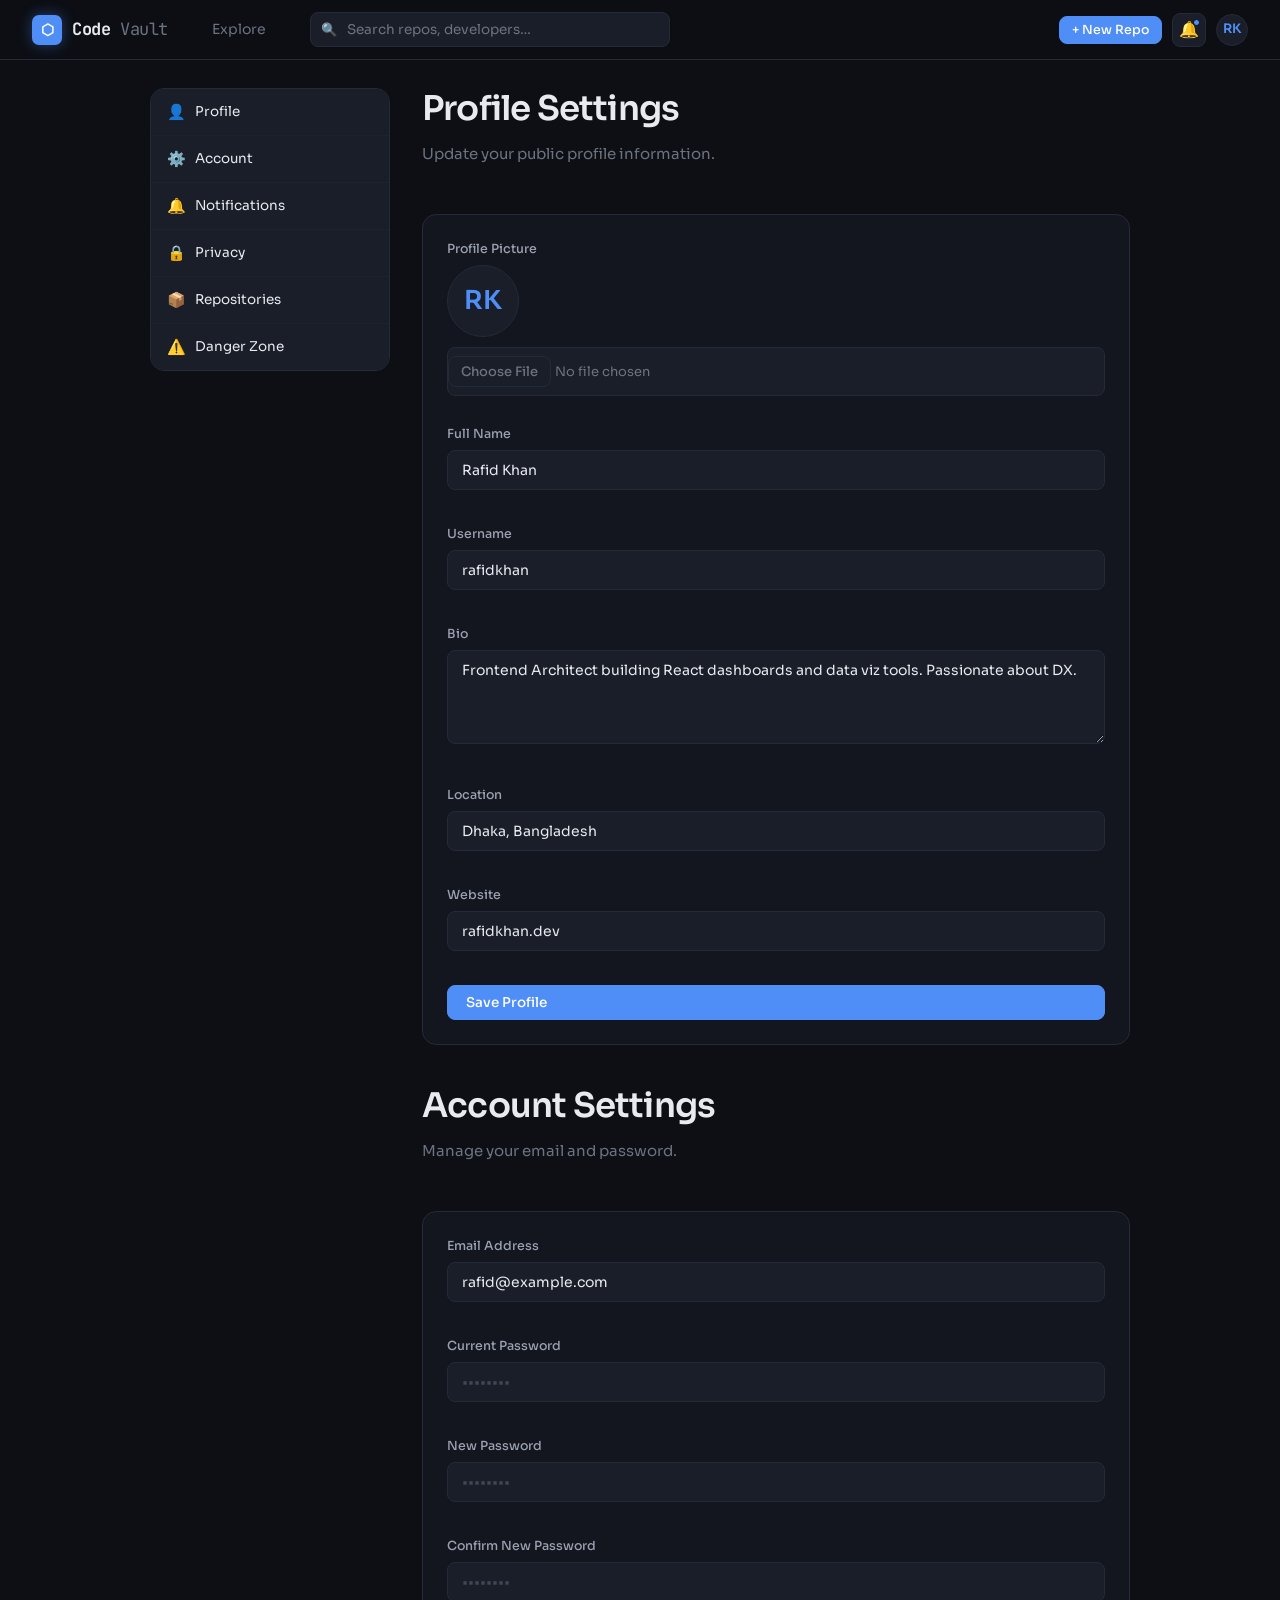
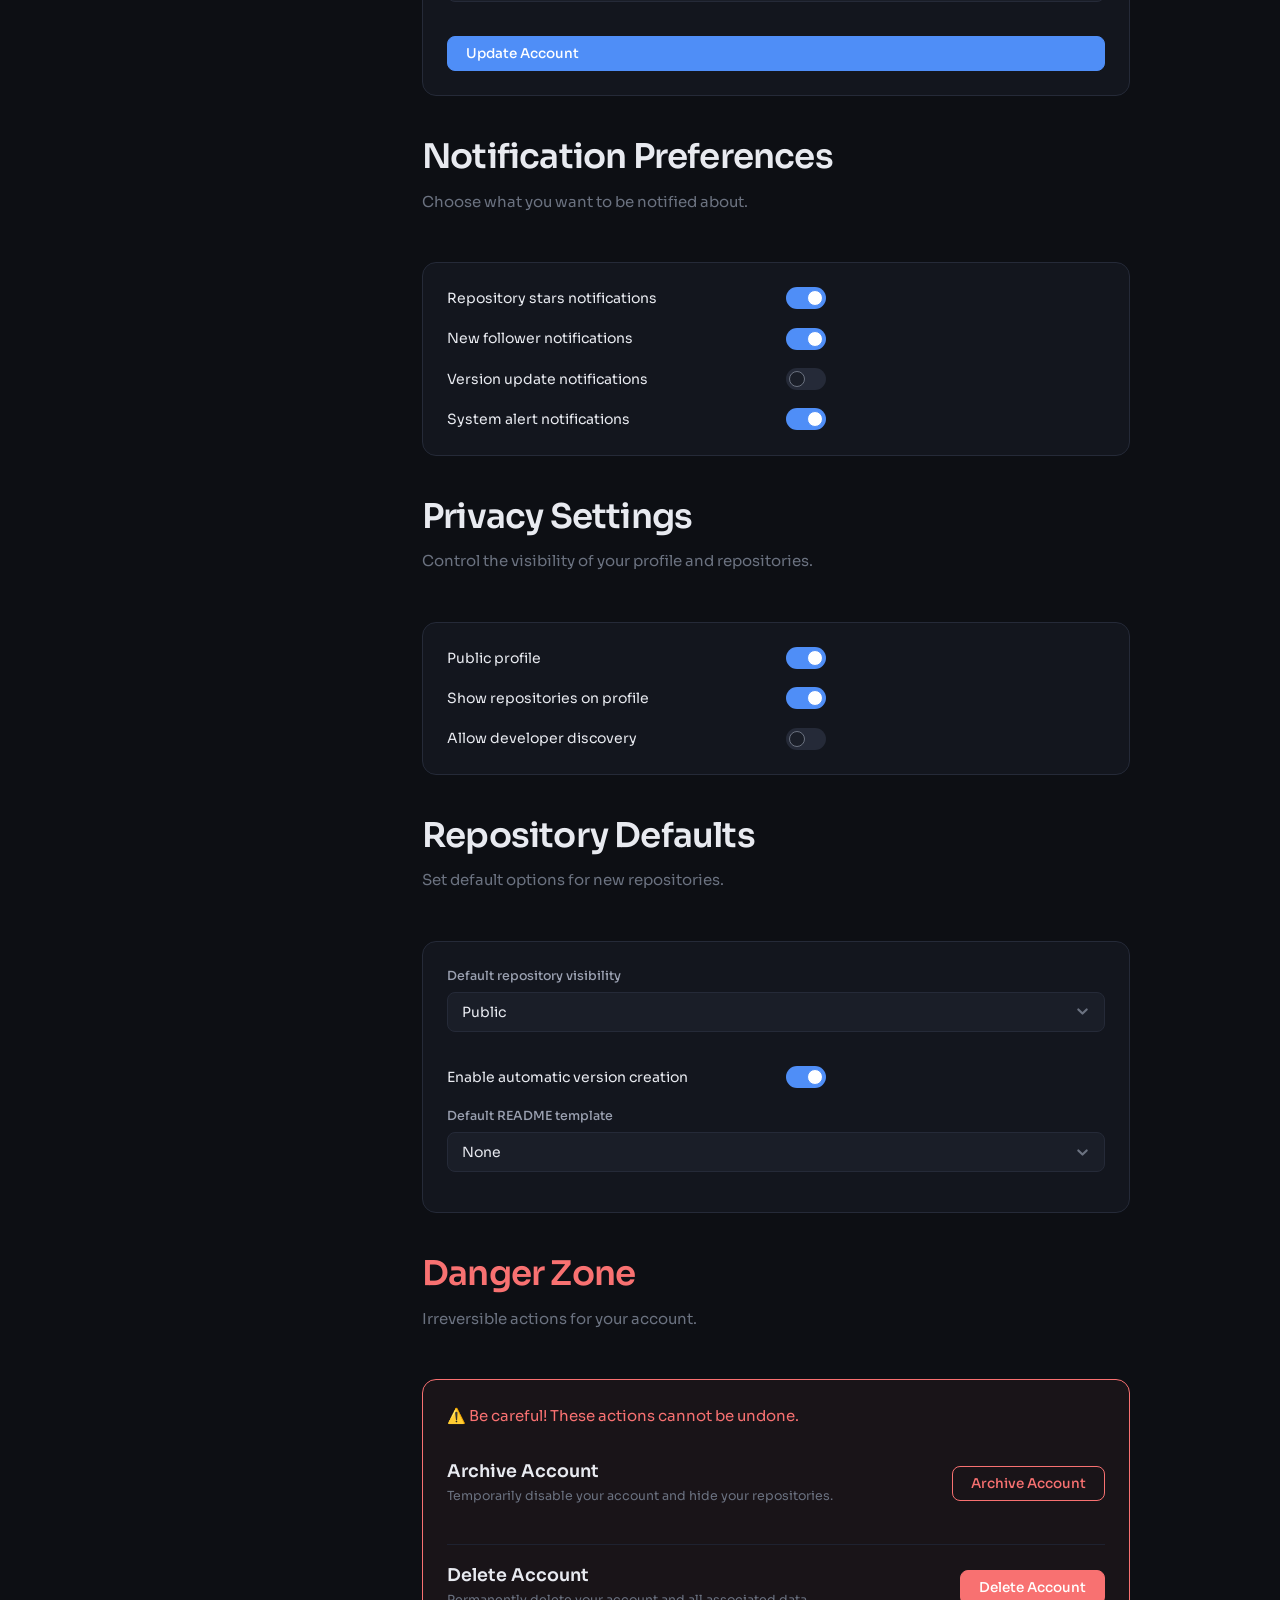
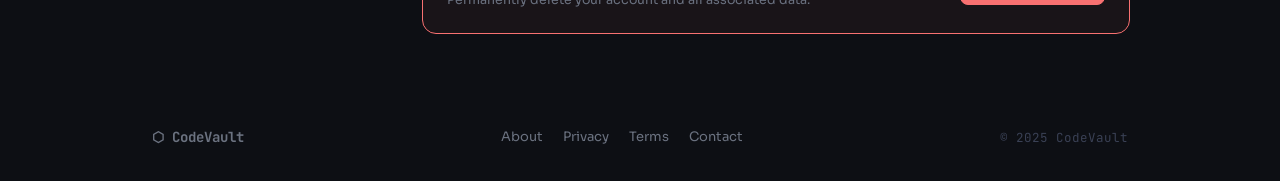
<file: settings.html>
<!DOCTYPE html>
<html lang="en">

<head>
  <meta charset="UTF-8" />
  <meta name="viewport" content="width=device-width, initial-scale=1.0" />
  <title>Settings — CodeVault</title>
  <link rel="stylesheet" href="style.css" />
  <!-- Assuming Font Awesome is linked globally if icons are to be used -->
  <!-- <link rel="stylesheet" href="https://cdnjs.cloudflare.com/ajax/libs/font-awesome/6.0.0-beta3/css/all.min.css"> -->
</head>

<body>

  <!-- ===== NAVBAR ===== -->
  <nav class="navbar">
    <a href="feed.html" class="nav-logo">
      <div class="logo-icon">⬡</div>
      Code<span class="dim">Vault</span>
    </a>

    <div class="nav-links">
      <a href="feed.html">Explore</a>
    </div>

    <div class="nav-search">
      <span class="search-icon">🔍</span>
      <input type="text" placeholder="Search repos, developers…" />
    </div>

    <div class="nav-right">
      <a href="new_repository.html"><button class="btn btn-primary btn-sm new-repo-btn">+ New Repo</button></a>

      <a href="notification.html">
        <div class="notif-btn">
          🔔
          <div class="notif-dot"></div>
        </div>
      </a>

      <div class="user-menu">
        <div class="avatar" onclick="toggleDropdown()">RK</div>
        <div class="user-dropdown" id="userDropdown">
          <a href="#">👤 My Profile</a>
          <a href="#">⚙️ Settings</a>
          <div class="dd-divider"></div>
          <a href="index.html" class="danger">🚪 Sign out</a>
        </div>
      </div>
    </div>
  </nav>

  <!-- ===== PAGE ===== -->
  <div class="page-wrap">
    <div class="settings-layout">

      <!-- ===== LEFT SIDEBAR (Settings Navigation) ===== -->
      <aside class="sidebar-left">
        <nav class="sidebar-nav">
          <a href="#profile-settings" class="active"><span class="nav-icon">👤</span> Profile</a>
          <a href="#account-settings"><span class="nav-icon">⚙️</span> Account</a>
          <a href="#notification-preferences"><span class="nav-icon">🔔</span> Notifications</a>
          <a href="#privacy-settings"><span class="nav-icon">🔒</span> Privacy</a>
          <a href="#repository-defaults"><span class="nav-icon">📦</span> Repositories</a>
          <a href="#danger-zone"><span class="nav-icon">⚠️</span> Danger Zone</a>
        </nav>
      </aside>

      <!-- ===== MAIN SETTINGS CONTENT ===== -->
      <main class="settings-main">

        <!-- Profile Settings -->
        <section id="profile-settings" class="settings-section anim-fadeup" style="animation-delay:0.05s">
          <h2 class="section-title">Profile Settings</h2>
          <p class="section-sub">Update your public profile information.</p>

          <div class="settings-card">
            <div class="form-group profile-avatar-upload">
              <label for="profile-picture">Profile Picture</label>
              <div class="avatar xl" style="margin-bottom: 10px;">RK</div>
              <input type="file" id="profile-picture" accept="image/*" aria-label="Upload new profile picture">
            </div>
            <div class="form-group">
              <label for="full-name">Full Name</label>
              <input type="text" id="full-name" placeholder="Rafid Khan" value="Rafid Khan" />
            </div>
            <div class="form-group">
              <label for="username">Username</label>
              <input type="text" id="username" placeholder="rafidkhan" value="rafidkhan" />
            </div>
            <div class="form-group">
              <label for="bio">Bio</label>
              <textarea id="bio" rows="4" placeholder="A passionate developer building awesome things.">Frontend Architect building React dashboards and data viz tools. Passionate about DX.</textarea>
            </div>
            <div class="form-group">
              <label for="location">Location</label>
              <input type="text" id="location" placeholder="e.g. Dhaka, Bangladesh" value="Dhaka, Bangladesh" />
            </div>
            <div class="form-group">
              <label for="website">Website</label>
              <input type="text" id="website" placeholder="e.g. rafidkhan.dev" value="rafidkhan.dev" />
            </div>
            <button class="btn btn-primary">Save Profile</button>
          </div>
        </section>

        <!-- Account Settings -->
        <section id="account-settings" class="settings-section anim-fadeup" style="animation-delay:0.1s">
          <h2 class="section-title">Account Settings</h2>
          <p class="section-sub">Manage your email and password.</p>

          <div class="settings-card">
            <div class="form-group">
              <label for="email">Email Address</label>
              <input type="email" id="email" placeholder="you@example.com" value="rafid@example.com" />
            </div>
            <div class="form-group">
              <label for="current-password">Current Password</label>
              <input type="password" id="current-password" placeholder="••••••••" />
            </div>
            <div class="form-group">
              <label for="new-password">New Password</label>
              <input type="password" id="new-password" placeholder="••••••••" />
            </div>
            <div class="form-group">
              <label for="confirm-password">Confirm New Password</label>
              <input type="password" id="confirm-password" placeholder="••••••••" />
            </div>
            <button class="btn btn-primary">Update Account</button>
          </div>
        </section>

        <!-- Notification Preferences -->
        <section id="notification-preferences" class="settings-section anim-fadeup" style="animation-delay:0.15s">
          <h2 class="section-title">Notification Preferences</h2>
          <p class="section-sub">Choose what you want to be notified about.</p>

          <div class="settings-card">
            <div class="setting-item">
              <label for="notif-stars">Repository stars notifications</label>
              <label class="switch">
                <input type="checkbox" id="notif-stars" checked>
                <span class="slider round"></span>
              </label>
            </div>
            <div class="setting-item">
              <label for="notif-followers">New follower notifications</label>
              <label class="switch">
                <input type="checkbox" id="notif-followers" checked>
                <span class="slider round"></span>
              </label>
            </div>
            <div class="setting-item">
              <label for="notif-versions">Version update notifications</label>
              <label class="switch">
                <input type="checkbox" id="notif-versions">
                <span class="slider round"></span>
              </label>
            </div>
            <div class="setting-item">
              <label for="notif-system">System alert notifications</label>
              <label class="switch">
                <input type="checkbox" id="notif-system" checked>
                <span class="slider round"></span>
              </label>
            </div>
          </div>
        </section>

        <!-- Privacy Settings -->
        <section id="privacy-settings" class="settings-section anim-fadeup" style="animation-delay:0.2s">
          <h2 class="section-title">Privacy Settings</h2>
          <p class="section-sub">Control the visibility of your profile and repositories.</p>

          <div class="settings-card">
            <div class="setting-item">
              <label for="privacy-profile">Public profile</label>
              <label class="switch">
                <input type="checkbox" id="privacy-profile" checked>
                <span class="slider round"></span>
              </label>
            </div>
            <div class="setting-item">
              <label for="privacy-repos">Show repositories on profile</label>
              <label class="switch">
                <input type="checkbox" id="privacy-repos" checked>
                <span class="slider round"></span>
              </label>
            </div>
            <div class="setting-item">
              <label for="privacy-discovery">Allow developer discovery</label>
              <label class="switch">
                <input type="checkbox" id="privacy-discovery">
                <span class="slider round"></span>
              </label>
            </div>
          </div>
        </section>

        <!-- Repository Defaults -->
        <section id="repository-defaults" class="settings-section anim-fadeup" style="animation-delay:0.25s">
          <h2 class="section-title">Repository Defaults</h2>
          <p class="section-sub">Set default options for new repositories.</p>

          <div class="settings-card">
            <div class="form-group">
              <label for="default-visibility">Default repository visibility</label>
              <select id="default-visibility">
                <option value="public">Public</option>
                <option value="private">Private</option>
              </select>
            </div>
            <div class="setting-item">
              <label for="auto-version">Enable automatic version creation</label>
              <label class="switch">
                <input type="checkbox" id="auto-version" checked>
                <span class="slider round"></span>
              </label>
            </div>
            <div class="form-group">
              <label for="default-readme">Default README template</label>
              <select id="default-readme">
                <option value="none">None</option>
                <option value="basic">Basic README</option>
                <option value="pro">Professional README</option>
              </select>
            </div>
          </div>
        </section>

        <!-- Danger Zone -->
        <section id="danger-zone" class="settings-section anim-fadeup" style="animation-delay:0.3s">
          <h2 class="section-title text-red">Danger Zone</h2>
          <p class="section-sub">Irreversible actions for your account.</p>

          <div class="settings-card danger-card">
            <p class="text-red" style="margin-bottom: 15px;">
              <span class="nav-icon">⚠️</span> Be careful! These actions cannot be undone.
            </p>
            <div class="setting-item">
              <div>
                <h3>Archive Account</h3>
                <p class="text-muted">Temporarily disable your account and hide your repositories.</p>
              </div>
              <button class="btn btn-outline-red">Archive Account</button>
            </div>
            <div class="setting-item" style="border-top: 1px solid var(--border-soft); padding-top: 20px; margin-top: 20px;">
              <div>
                <h3>Delete Account</h3>
                <p class="text-muted">Permanently delete your account and all associated data.</p>
              </div>
              <button class="btn btn-red">Delete Account</button>
            </div>
          </div>
        </section>

      </main>
    </div>

    <!-- ===== FOOTER ===== -->
    <footer>
      <div class="footer-logo">⬡ CodeVault</div>
      <div class="footer-links">
        <a href="#">About</a>
        <a href="#">Privacy</a>
        <a href="#">Terms</a>
        <a href="#">Contact</a>
      </div>
      <div class="footer-copy">© 2025 CodeVault</div>
    </footer>
  </div>

  <!-- ===== SCRIPTS ===== -->
  <script>
    // Dropdown toggle
    function toggleDropdown() {
      document.getElementById('userDropdown').classList.toggle('open');
    }
    document.addEventListener('click', function (e) {
      const menu = document.querySelector('.user-menu');
      if (menu && !menu.contains(e.target)) {
        document.getElementById('userDropdown').classList.remove('open');
      }
    });

    // // Star toggle (commented out as it's not relevant for settings page)
    // function toggleStar(btn) {
    //   const starred = btn.classList.contains('starred');
    //   const countEl = btn.querySelector('span');
    //   let count = parseInt(countEl.textContent);
    //   if (starred) {
    //     btn.classList.remove('starred');
    //     btn.innerHTML = '☆ <span>' + (count - 1) + '</span>';
    //   } else {
    //     btn.classList.add('starred');
    //     btn.innerHTML = '★ <span>' + (count + 1) + '</span>';
    //   }
    // }

    // Follow toggle (commented out as it's not relevant for settings page)
    // function toggleFollow(btn) {
    //   if (btn.classList.contains('following')) {
    //     btn.classList.remove('following');
    //     btn.textContent = 'Follow';
    //   } else {
    //     btn.classList.add('following');
    //     btn.textContent = 'Following';
    //   }
    // }

    // Settings sidebar navigation active state
    document.querySelectorAll('.sidebar-nav a').forEach(link => {
      link.addEventListener('click', function(e) {
        e.preventDefault();
        document.querySelectorAll('.sidebar-nav a').forEach(b => b.classList.remove('active'));
        this.classList.add('active');

        const targetId = this.getAttribute('href').substring(1);
        const targetSection = document.getElementById(targetId);
        if (targetSection) {
          targetSection.scrollIntoView({ behavior: 'smooth' });
        }
      });
    });

    // Optional: Highlight sidebar nav item on scroll
    const sections = document.querySelectorAll('.settings-section');
    const navLinks = document.querySelectorAll('.sidebar-nav a');

    window.addEventListener('scroll', () => {
      let current = '';
      sections.forEach(section => {
        const sectionTop = section.offsetTop - document.querySelector('.navbar').offsetHeight - 20; // Adjust for navbar height and some offset
        const sectionHeight = section.clientHeight;
        if (pageYOffset >= sectionTop && pageYOffset < sectionTop + sectionHeight) {
          current = section.getAttribute('id');
        }
      });

      navLinks.forEach(link => {
        link.classList.remove('active');
        if (link.getAttribute('href').includes(current)) {
          link.classList.add('active');
        }
      });
    });

  </script>
</body>

</html>
</file>
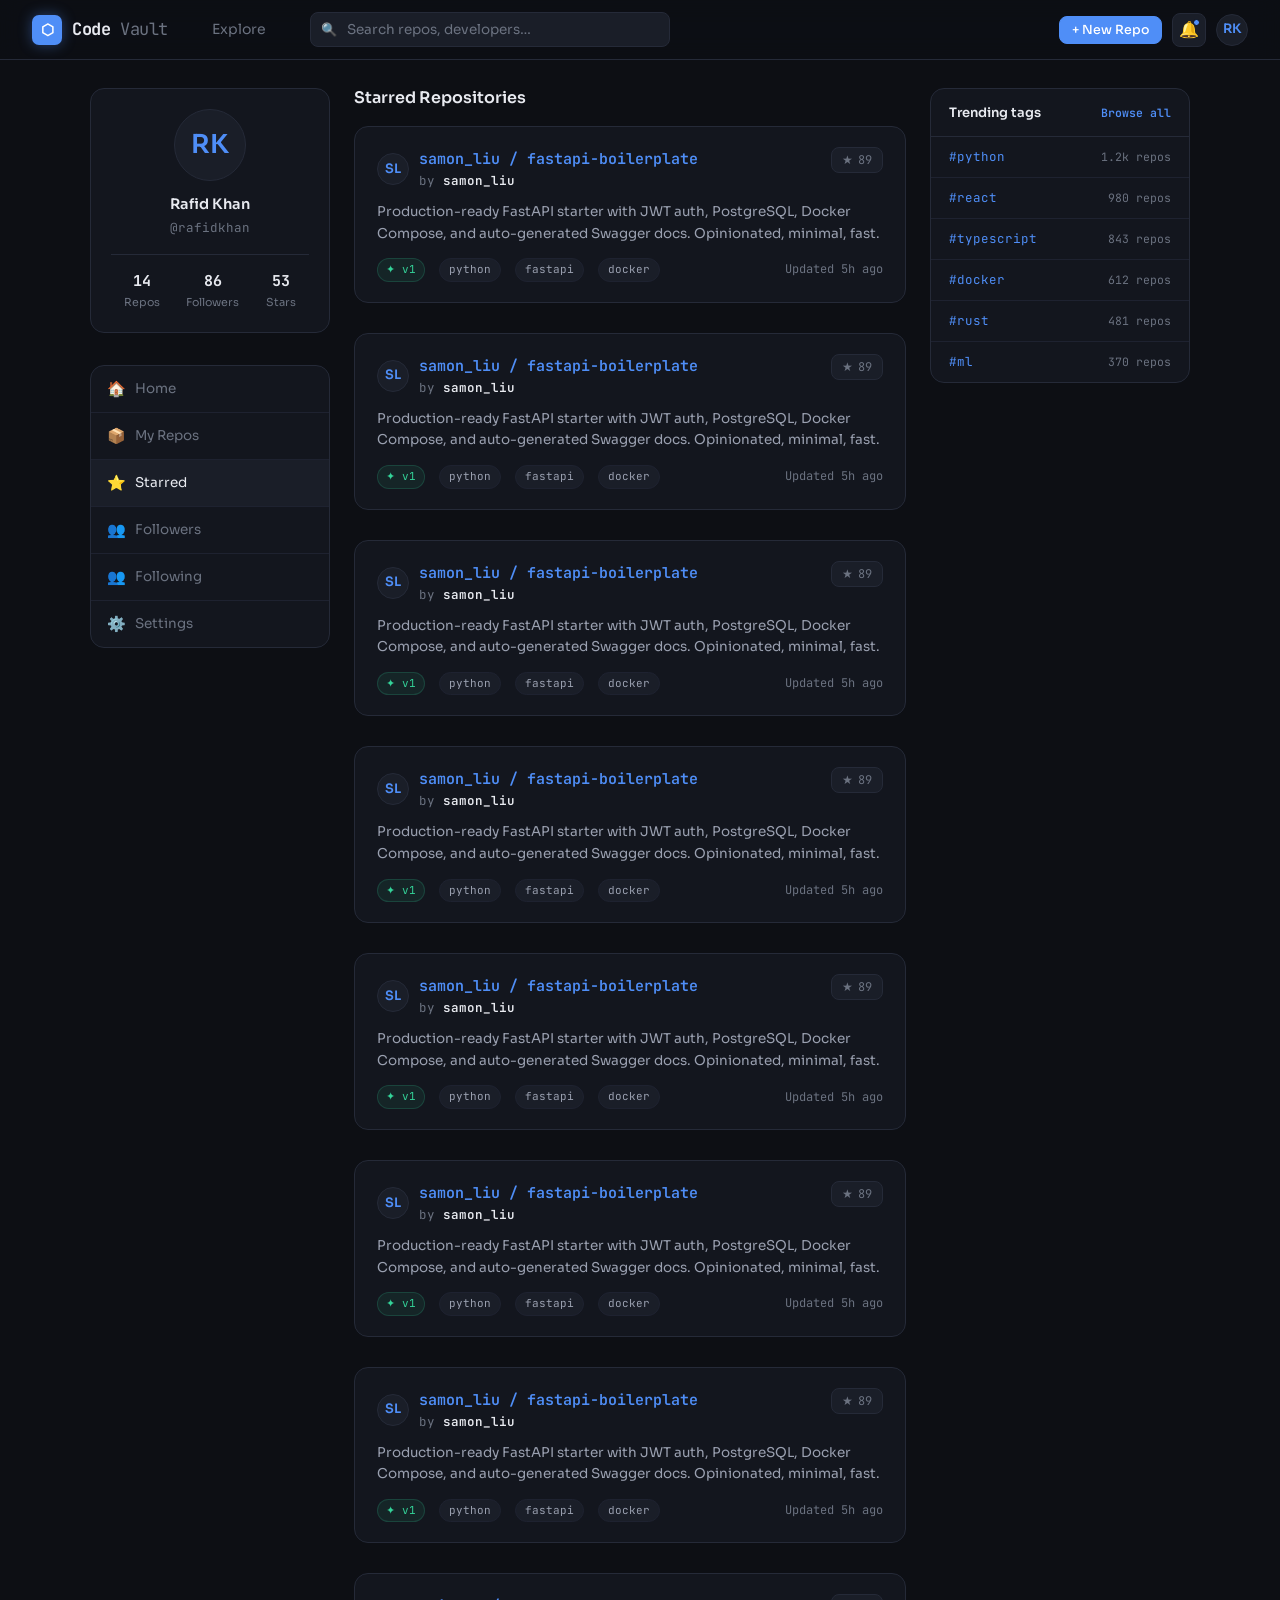
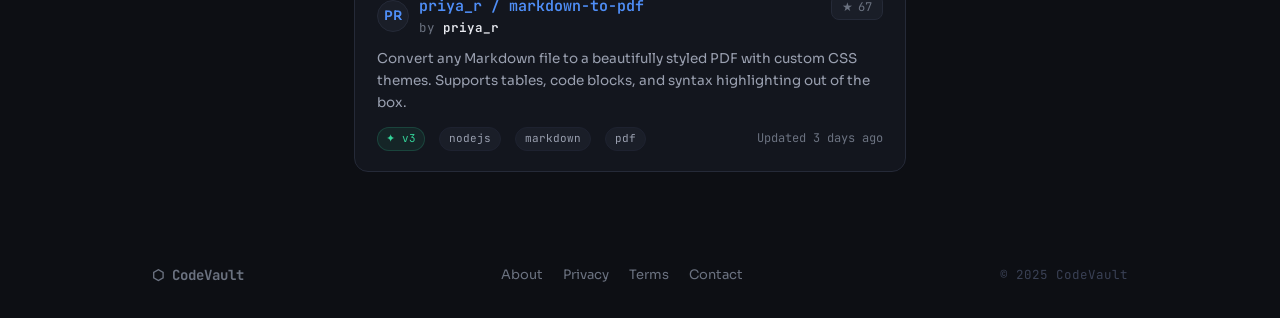
<file: starred.html>
<!DOCTYPE html>
<html lang="en">

<head>
  <meta charset="UTF-8" />
  <meta name="viewport" content="width=device-width, initial-scale=1.0" />
  <title>Starred — CodeVault</title>
  <link rel="stylesheet" href="style.css" />
</head>

<body>

  <!-- ===== NAVBAR ===== -->
  <nav class="navbar">
    <a href="feed.html" class="nav-logo">
      <div class="logo-icon">⬡</div>
      Code<span class="dim">Vault</span>
    </a>

    <div class="nav-links">
      <a href="#">Explore</a>
    </div>

    <div class="nav-search">
      <span class="search-icon">🔍</span>
      <input type="text" placeholder="Search repos, developers…" />
    </div>

    <div class="nav-right">
      <a href="new_repository.html"><button class="btn btn-primary btn-sm new-repo-btn">+ New Repo</button></a>

      <a href="notification.html">
        <div class="notif-btn">
          🔔
          <div class="notif-dot"></div>
        </div>
      </a>

      <div class="user-menu">
        <div class="avatar" onclick="toggleDropdown()">RK</div>
        <div class="user-dropdown" id="userDropdown">
          <a href="#">👤 My Profile</a>
          <a href="#">⚙️ Settings</a>
          <div class="dd-divider"></div>
          <a href="index.html" class="danger">🚪 Sign out</a>
        </div>
      </div>
    </div>
  </nav>

  <!-- ===== PAGE ===== -->
  <div class="page-wrap">
    <div class="feed-layout">

      <!-- ===== LEFT SIDEBAR ===== -->
      <aside class="sidebar-left">
        <div class="sidebar-profile">
          <div class="avatar xl">RK</div>
          <div class="profile-name">Rafid Khan</div>
          <div class="profile-handle">@rafidkhan</div>
          <div class="profile-stats">
            <div class="profile-stat">
              <div class="n">14</div>
              <div class="l">Repos</div>
            </div>
            <div class="profile-stat">
              <div class="n">86</div>
              <div class="l">Followers</div>
            </div>
            <div class="profile-stat">
              <div class="n">53</div>
              <div class="l">Stars</div>
            </div>
          </div>
        </div>

        <nav class="sidebar-nav">
          <a href="feed.html"><span class="nav-icon">🏠</span> Home</a>
          <a href="#"><span class="nav-icon">📦</span> My Repos</a>
          <a href="starred.html" class="active"><span class="nav-icon">⭐</span> Starred</a>
          <a href="followers.html"><span class="nav-icon">👥</span> Followers</a>
          <a href="#"><span class="nav-icon">👥</span> Following</a>
          <a href="#"><span class="nav-icon">⚙️</span> Settings</a>
        </nav>
      </aside>

      <!-- ===== MAIN CONTENT ===== -->
      <main class="feed-main">
        <div class="feed-header">
          <h2>Starred Repositories</h2>
        </div>

        <div class="feed-list">

          <!-- Starred Repo 1 -->
          <div class="feed-repo-card anim-fadeup" style="animation-delay:0.05s">
            <div class="frc-top">
              <div class="frc-meta">
                <div class="avatar">SL</div>
                <div>
                  <div class="repo-name">samon_liu / fastapi-boilerplate</div>
                  <div class="by">by <strong>samon_liu</strong></div>
                </div>
              </div>
              <button class="star-btn starred" onclick="toggleStar(this)">★ <span>89</span></button>
            </div>
            <p class="frc-desc">Production-ready FastAPI starter with JWT auth, PostgreSQL, Docker Compose, and
              auto-generated Swagger docs. Opinionated, minimal, fast.</p>
            <div class="frc-footer">
              <div class="version-chip">✦ v1</div>
              <span class="tag">python</span>
              <span class="tag">fastapi</span>
              <span class="tag">docker</span>
              <div class="repo-meta" style="margin-left:auto; color: var(--text-muted);">Updated 5h ago</div>
            </div>
          </div>

          <!-- Starred Repo 1 -->
          <div class="feed-repo-card anim-fadeup" style="animation-delay:0.05s">
            <div class="frc-top">
              <div class="frc-meta">
                <div class="avatar">SL</div>
                <div>
                  <div class="repo-name">samon_liu / fastapi-boilerplate</div>
                  <div class="by">by <strong>samon_liu</strong></div>
                </div>
              </div>
              <button class="star-btn starred" onclick="toggleStar(this)">★ <span>89</span></button>
            </div>
            <p class="frc-desc">Production-ready FastAPI starter with JWT auth, PostgreSQL, Docker Compose, and
              auto-generated Swagger docs. Opinionated, minimal, fast.</p>
            <div class="frc-footer">
              <div class="version-chip">✦ v1</div>
              <span class="tag">python</span>
              <span class="tag">fastapi</span>
              <span class="tag">docker</span>
              <div class="repo-meta" style="margin-left:auto; color: var(--text-muted);">Updated 5h ago</div>
            </div>
          </div>


          <!-- Starred Repo 1 -->
          <div class="feed-repo-card anim-fadeup" style="animation-delay:0.05s">
            <div class="frc-top">
              <div class="frc-meta">
                <div class="avatar">SL</div>
                <div>
                  <div class="repo-name">samon_liu / fastapi-boilerplate</div>
                  <div class="by">by <strong>samon_liu</strong></div>
                </div>
              </div>
              <button class="star-btn starred" onclick="toggleStar(this)">★ <span>89</span></button>
            </div>
            <p class="frc-desc">Production-ready FastAPI starter with JWT auth, PostgreSQL, Docker Compose, and
              auto-generated Swagger docs. Opinionated, minimal, fast.</p>
            <div class="frc-footer">
              <div class="version-chip">✦ v1</div>
              <span class="tag">python</span>
              <span class="tag">fastapi</span>
              <span class="tag">docker</span>
              <div class="repo-meta" style="margin-left:auto; color: var(--text-muted);">Updated 5h ago</div>
            </div>
          </div>


          <!-- Starred Repo 1 -->
          <div class="feed-repo-card anim-fadeup" style="animation-delay:0.05s">
            <div class="frc-top">
              <div class="frc-meta">
                <div class="avatar">SL</div>
                <div>
                  <div class="repo-name">samon_liu / fastapi-boilerplate</div>
                  <div class="by">by <strong>samon_liu</strong></div>
                </div>
              </div>
              <button class="star-btn starred" onclick="toggleStar(this)">★ <span>89</span></button>
            </div>
            <p class="frc-desc">Production-ready FastAPI starter with JWT auth, PostgreSQL, Docker Compose, and
              auto-generated Swagger docs. Opinionated, minimal, fast.</p>
            <div class="frc-footer">
              <div class="version-chip">✦ v1</div>
              <span class="tag">python</span>
              <span class="tag">fastapi</span>
              <span class="tag">docker</span>
              <div class="repo-meta" style="margin-left:auto; color: var(--text-muted);">Updated 5h ago</div>
            </div>
          </div>


          <!-- Starred Repo 1 -->
          <div class="feed-repo-card anim-fadeup" style="animation-delay:0.05s">
            <div class="frc-top">
              <div class="frc-meta">
                <div class="avatar">SL</div>
                <div>
                  <div class="repo-name">samon_liu / fastapi-boilerplate</div>
                  <div class="by">by <strong>samon_liu</strong></div>
                </div>
              </div>
              <button class="star-btn starred" onclick="toggleStar(this)">★ <span>89</span></button>
            </div>
            <p class="frc-desc">Production-ready FastAPI starter with JWT auth, PostgreSQL, Docker Compose, and
              auto-generated Swagger docs. Opinionated, minimal, fast.</p>
            <div class="frc-footer">
              <div class="version-chip">✦ v1</div>
              <span class="tag">python</span>
              <span class="tag">fastapi</span>
              <span class="tag">docker</span>
              <div class="repo-meta" style="margin-left:auto; color: var(--text-muted);">Updated 5h ago</div>
            </div>
          </div>

          <!-- Starred Repo 1 -->
          <div class="feed-repo-card anim-fadeup" style="animation-delay:0.05s">
            <div class="frc-top">
              <div class="frc-meta">
                <div class="avatar">SL</div>
                <div>
                  <div class="repo-name">samon_liu / fastapi-boilerplate</div>
                  <div class="by">by <strong>samon_liu</strong></div>
                </div>
              </div>
              <button class="star-btn starred" onclick="toggleStar(this)">★ <span>89</span></button>
            </div>
            <p class="frc-desc">Production-ready FastAPI starter with JWT auth, PostgreSQL, Docker Compose, and
              auto-generated Swagger docs. Opinionated, minimal, fast.</p>
            <div class="frc-footer">
              <div class="version-chip">✦ v1</div>
              <span class="tag">python</span>
              <span class="tag">fastapi</span>
              <span class="tag">docker</span>
              <div class="repo-meta" style="margin-left:auto; color: var(--text-muted);">Updated 5h ago</div>
            </div>
          </div>

          <!-- Starred Repo 1 -->
          <div class="feed-repo-card anim-fadeup" style="animation-delay:0.05s">
            <div class="frc-top">
              <div class="frc-meta">
                <div class="avatar">SL</div>
                <div>
                  <div class="repo-name">samon_liu / fastapi-boilerplate</div>
                  <div class="by">by <strong>samon_liu</strong></div>
                </div>
              </div>
              <button class="star-btn starred" onclick="toggleStar(this)">★ <span>89</span></button>
            </div>
            <p class="frc-desc">Production-ready FastAPI starter with JWT auth, PostgreSQL, Docker Compose, and
              auto-generated Swagger docs. Opinionated, minimal, fast.</p>
            <div class="frc-footer">
              <div class="version-chip">✦ v1</div>
              <span class="tag">python</span>
              <span class="tag">fastapi</span>
              <span class="tag">docker</span>
              <div class="repo-meta" style="margin-left:auto; color: var(--text-muted);">Updated 5h ago</div>
            </div>
          </div>

          <!-- Starred Repo 2 -->
          <div class="feed-repo-card anim-fadeup" style="animation-delay:0.1s">
            <div class="frc-top">
              <div class="frc-meta">
                <div class="avatar">PR</div>
                <div>
                  <div class="repo-name">priya_r / markdown-to-pdf</div>
                  <div class="by">by <strong>priya_r</strong></div>
                </div>
              </div>
              <button class="star-btn starred" onclick="toggleStar(this)">★ <span>67</span></button>
            </div>
            <p class="frc-desc">Convert any Markdown file to a beautifully styled PDF with custom CSS themes. Supports
              tables, code blocks, and syntax highlighting out of the box.</p>
            <div class="frc-footer">
              <div class="version-chip">✦ v3</div>
              <span class="tag">nodejs</span>
              <span class="tag">markdown</span>
              <span class="tag">pdf</span>
              <div class="repo-meta" style="margin-left:auto; color: var(--text-muted);">Updated 3 days ago</div>
            </div>
          </div>

        </div>
      </main>

      <!-- ===== RIGHT SIDEBAR ===== -->
      <aside class="sidebar-right">
        <!-- Trending Tags -->
        <div class="sidebar-widget">
          <div class="widget-header">
            Trending tags
            <a href="#">Browse all</a>
          </div>
          <div class="trending-tag"><span class="t-name">#python</span><span class="t-count">1.2k repos</span></div>
          <div class="trending-tag"><span class="t-name">#react</span><span class="t-count">980 repos</span></div>
          <div class="trending-tag"><span class="t-name">#typescript</span><span class="t-count">843 repos</span></div>
          <div class="trending-tag"><span class="t-name">#docker</span><span class="t-count">612 repos</span></div>
          <div class="trending-tag"><span class="t-name">#rust</span><span class="t-count">481 repos</span></div>
          <div class="trending-tag"><span class="t-name">#ml</span><span class="t-count">370 repos</span></div>
        </div>
      </aside>

    </div>

    <!-- ===== FOOTER ===== -->
    <footer>
      <div class="footer-logo">⬡ CodeVault</div>
      <div class="footer-links">
        <a href="#">About</a>
        <a href="#">Privacy</a>
        <a href="#">Terms</a>
        <a href="#">Contact</a>
      </div>
      <div class="footer-copy">© 2025 CodeVault</div>
    </footer>
  </div>

  <script>
    // Dropdown toggle
    function toggleDropdown() {
      document.getElementById('userDropdown').classList.toggle('open');
    }
    document.addEventListener('click', function (e) {
      const menu = document.querySelector('.user-menu');
      if (!menu.contains(e.target)) {
        document.getElementById('userDropdown').classList.remove('open');
      }
    });

    // // Star toggle
    // function toggleStar(btn) {
    //   const starred = btn.classList.contains('starred');
    //   const countEl = btn.querySelector('span');
    //   let count = parseInt(countEl.textContent);
    //   if (starred) {
    //     btn.classList.remove('starred');
    //     btn.innerHTML = '☆ <span>' + (count - 1) + '</span>';
    //   } else {
    //     btn.classList.add('starred');
    //     btn.innerHTML = '★ <span>' + (count + 1) + '</span>';
    //   }
    // }

    // // Follow toggle
    // function toggleFollow(btn) {
    //   if (btn.classList.contains('following')) {
    //     btn.classList.remove('following');
    //     btn.textContent = 'Follow';
    //   } else {
    //     btn.classList.add('following');
    //     btn.textContent = 'Following';
    //   }
    // }
  </script>
</body>

</html>
</file>
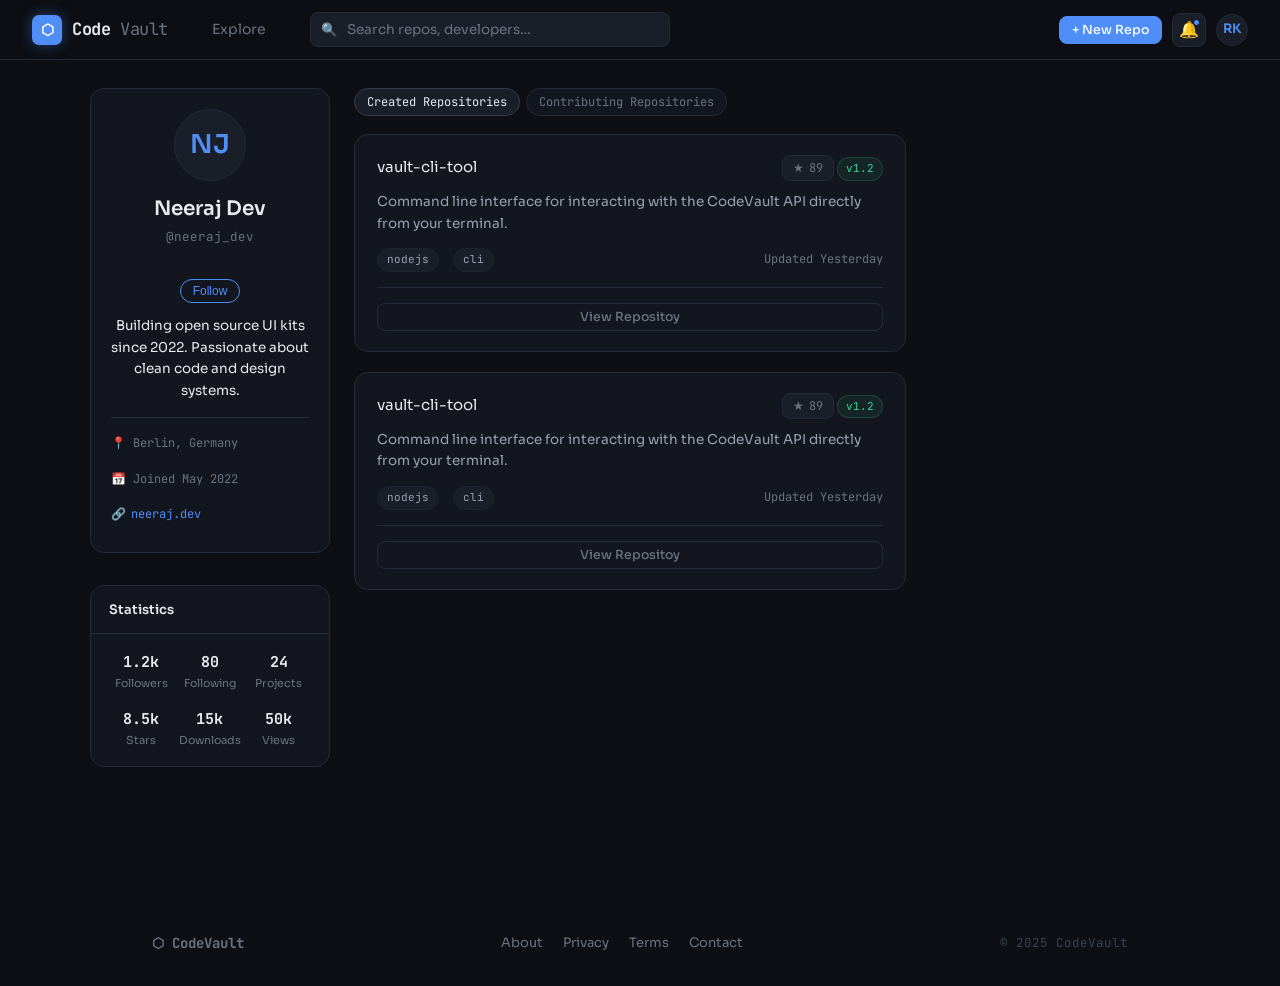
<file: user_profile.html>
<!DOCTYPE html>
<html lang="en">

<head>
    <meta charset="UTF-8" />
    <meta name="viewport" content="width=device-width, initial-scale=1.0" />
    <title>Neeraj Dev (@neeraj_dev) — CodeVault</title>
    <link rel="stylesheet" href="style.css" />
</head>

<body>

    <!-- ===== NAVBAR ===== -->
    <nav class="navbar">
        <a href="feed.html" class="nav-logo">
            <div class="logo-icon">⬡</div>
            Code<span class="dim">Vault</span>
        </a>

        <div class="nav-links">
            <a href="feed.html">Explore</a>
        </div>

        <div class="nav-search">
            <span class="search-icon">🔍</span>
            <input type="text" placeholder="Search repos, developers…" />
        </div>

        <div class="nav-right">
            <a href="new_repository.html"><button class="btn btn-primary btn-sm new-repo-btn">+ New Repo</button></a>

            <a href="notification.html">
                <div class="notif-btn">
                    🔔
                    <div class="notif-dot"></div>
                </div>
            </a>

            <div class="user-menu">
                <div class="avatar" onclick="toggleDropdown()">RK</div>
                <div class="user-dropdown" id="userDropdown">
                    <a href="profile.html">👤 My Profile</a>
                    <a href="settings.html">⚙️ Settings</a>
                    <div class="dd-divider"></div>
                    <a href="index.html" class="danger">🚪 Sign out</a>
                </div>
            </div>
        </div>
    </nav>

    <!-- ===== PAGE ===== -->
    <div class="page-wrap">
        <div class="feed-layout">

            <!-- ===== PROFILE SIDEBAR ===== -->
            <aside class="sidebar-left">
                <div class="sidebar-profile">
                    <div class="avatar xl">NJ</div>
                    <div class="profile-name" style="font-size: 20px; margin-top: 12px;">Neeraj Dev</div>
                    <div class="profile-handle">@neeraj_dev</div>
                    <button class="follow-btn" style="margin-top: 16px;" onclick="toggleFollow(this)">Follow</button>
                    <p class="text-dim" style="font-size: 13.5px; margin: 12px 0;">Building open source UI kits since
                        2022. Passionate about clean code and design systems.</p>

                    <div class="profile-info-list"
                        style="text-align: left; margin-top: 16px; border-top: 1px solid var(--border); padding-top: 16px;">
                        <div class="repo-meta" style="margin-bottom: 8px;">📍 Berlin, Germany</div>
                        <div class="repo-meta" style="margin-bottom: 8px;">📅 Joined May 2022</div>
                        <div class="repo-meta" style="margin-bottom: 8px;">🔗 <a href="#"
                                class="text-accent">neeraj.dev</a></div>
                    </div>
                </div>

                <!-- Profile Stats -->
                <div class="sidebar-widget">
                    <div class="widget-header">Statistics</div>
                    <div class="profile-stats" style="flex-wrap: wrap; padding: 16px; border: none;">
                        <a href="followers.html" class="profile-stat" style="width: 33%; margin-bottom: 15px;">
                            <div class="n">1.2k</div>
                            <div class="l">Followers</div>
                        </a>
                        <a href="followings.html" class="profile-stat" style="width: 33%; margin-bottom: 15px;">
                            <div class="n">80</div>
                            <div class="l">Following</div>
                        </a>
                        <div class="profile-stat" style="width: 33%; margin-bottom: 15px;">
                            <div class="n">24</div>
                            <div class="l">Projects</div>
                        </div>
                        <div class="profile-stat" style="width: 33%;">
                            <div class="n">8.5k</div>
                            <div class="l">Stars</div>
                        </div>
                        <div class="profile-stat" style="width: 33%;">
                            <div class="n">15k</div>
                            <div class="l">Downloads</div>
                        </div>
                        <div class="profile-stat" style="width: 33%;">
                            <div class="n">50k</div>
                            <div class="l">Views</div>
                        </div>
                    </div>
                </div>
            </aside>

            <!-- ===== MAIN CONTENT ===== -->
            <main class="feed-main">
                <div class="feed-header">
                    <div class="feed-filters">
                        <button class="filter-btn active" id="btn-created" onclick="toggleProjects('created')">Created
                            Repositories</button>
                        <button class="filter-btn" id="btn-contributing"
                            onclick="toggleProjects('contributing')">Contributing Repositories</button>
                    </div>
                </div>

                <!-- Created Projects Grid -->
                <div id="grid-created" class="features-grid anim-fadeup"
                    style="grid-template-columns: repeat(auto-fit, minmax(320px, 1fr));">
                    <!-- Card 2 -->
                    <div class="feed-repo-card" style="margin-bottom: 20px;">
                        <div class="frc-top">
                            <a href="view_repo.html" class="repo-name">vault-cli-tool</a>
                            <div>
                                <button class="star-btn starred">★ <span>89</span></button>
                                <div class="version-chip">v1.2</div>
                            </div>
                        </div>
                        <p class="frc-desc">Command line interface for interacting with the CodeVault API directly from
                            your terminal.</p>
                        <div class="frc-footer">
                            <span class="tag">nodejs</span>
                            <span class="tag">cli</span>
                            <div class="repo-meta" style="margin-left:auto; color: var(--text-muted);">Updated Yesterday
                            </div>
                        </div>
                        <div class="divider" style="margin: 15px 0;"></div>
                        <div class="flex gap-8">
                            <button class="btn btn-ghost btn-sm" style="flex: 1; justify-content: center;">View
                                Repositoy</button>
                        </div>
                    </div>
                </div>

                <!-- Card 2 -->
                <div class="feed-repo-card" style="margin-bottom: 20px;">
                    <div class="frc-top">
                        <a href="view_repo.html" class="repo-name">vault-cli-tool</a>
                        <div>
                            <button class="star-btn starred">★ <span>89</span></button>
                            <div class="version-chip">v1.2</div>
                        </div>
                    </div>
                    <p class="frc-desc">Command line interface for interacting with the CodeVault API directly from your
                        terminal.</p>
                    <div class="frc-footer">
                        <span class="tag">nodejs</span>
                        <span class="tag">cli</span>
                        <div class="repo-meta" style="margin-left:auto; color: var(--text-muted);">Updated Yesterday
                        </div>
                    </div>
                    <div class="divider" style="margin: 15px 0;"></div>
                    <div class="flex gap-8">
                        <button class="btn btn-ghost btn-sm" style="flex: 1; justify-content: center;">View
                            Repositoy</button>
                    </div>
                </div>
        </div>

        <!-- Contributing Projects Grid (Hidden by default) -->
        <div id="grid-contributing" class="features-grid anim-fadeup"
            style="display: none; grid-template-columns: repeat(auto-fit, minmax(320px, 1fr));">
            <!-- Card 2 -->
            <div class="feed-repo-card" style="margin-bottom: 20px;">
                <div class="frc-top">
                    <a href="view_repo.html" class="repo-name">vault-cli-tool</a>
                    <div>
                        <button class="star-btn starred">★ <span>89</span></button>
                        <div class="version-chip">v1.2</div>
                    </div>
                </div>
                <p class="frc-desc">Command line interface for interacting with the CodeVault API directly from your
                    terminal.</p>
                <div class="frc-footer">
                    <span class="tag">nodejs</span>
                    <span class="tag">cli</span>
                    <div class="repo-meta" style="margin-left:auto; color: var(--text-muted);">Updated Yesterday</div>
                </div>
                <div class="divider" style="margin: 15px 0;"></div>
                <div class="flex gap-8">
                    <button class="btn btn-ghost btn-sm" style="flex: 1; justify-content: center;">View
                        Repositoy</button>
                </div>
            </div>
        </div>
    </div>
    </main>
    </div>
    </div>

    <!-- ===== FOOTER ===== -->
    <footer>
        <div class="footer-logo">⬡ CodeVault</div>
        <div class="footer-links">
            <a href="#">About</a>
            <a href="#">Privacy</a>
            <a href="#">Terms</a>
            <a href="#">Contact</a>
        </div>
        <div class="footer-copy">© 2025 CodeVault</div>
    </footer>

    <script>
        // Dropdown toggle
        function toggleDropdown() {
            document.getElementById('userDropdown').classList.toggle('open');
        }
        document.addEventListener('click', function (e) {
            const menu = document.querySelector('.user-menu');
            if (!menu.contains(e.target)) {
                document.getElementById('userDropdown').classList.remove('open');
            }
        });

        // Star toggle
        function toggleStar(btn) {
            const starred = btn.classList.contains('starred');
            const countEl = btn.querySelector('span');
            let count = parseInt(countEl.textContent);
            if (starred) {
                btn.classList.remove('starred');
                btn.innerHTML = '☆ <span>' + (count - 1) + '</span>';
            } else {
                btn.classList.add('starred');
                btn.innerHTML = '★ <span>' + (count + 1) + '</span>';
            }
        }

        // Follow toggle
        function toggleFollow(btn) {
            if (btn.classList.contains('following')) {
                btn.classList.remove('following');
                btn.textContent = 'Follow';
            } else {
                btn.classList.add('following');
                btn.textContent = 'Following';
            }
        }

        // Project toggle logic
        function toggleProjects(type) {
            document.getElementById('btn-created').classList.toggle('active', type === 'created');
            document.getElementById('btn-contributing').classList.toggle('active', type === 'contributing');
            document.getElementById('grid-created').style.display = type === 'created' ? 'grid' : 'none';
            document.getElementById('grid-contributing').style.display = type === 'contributing' ? 'grid' : 'none';
        }
    </script>
</body>

</html>
</file>
<file: style.css>
/* ============================================
   CodeVault — Common Stylesheet
   Theme: Dark, clean, developer-focused
   Font: JetBrains Mono + Sora
============================================ */

@import url('https://fonts.googleapis.com/css2?family=JetBrains+Mono:wght@400;500;700&family=Sora:wght@300;400;500;600;700&display=swap');

/* ---- Variables ---- */
:root {
  --bg: #0d0f14;
  --bg-2: #13161e;
  --bg-3: #1a1e28;
  --border: #252a38;
  --border-soft: #1e2230;

  --text: #e8eaf0;
  --text-muted: #6b7280;
  --text-dim: #9aa0b0;

  --accent: #4f8ef7;
  --accent-glow: rgba(79, 142, 247, 0.15);
  --accent-dark: #2563eb;

  --green: #34d399;
  --red: #f87171;
  --yellow: #fbbf24;

  --radius: 8px;
  --radius-lg: 14px;
  --radius-full: 9999px;

  --shadow: 0 2px 12px rgba(0, 0, 0, 0.4);
  --shadow-lg: 0 8px 32px rgba(0, 0, 0, 0.5);

  --font-mono: 'JetBrains Mono', monospace;
  --font-body: 'Sora', sans-serif;

  --nav-h: 60px;
}

/* ---- Reset ---- */
*,
*::before,
*::after {
  box-sizing: border-box;
  margin: 0;
  padding: 0;
}

html {
  scroll-behavior: smooth;
}

body {
  background: var(--bg);
  color: var(--text);
  font-family: var(--font-body);
  font-size: 15px;
  line-height: 1.6;
  -webkit-font-smoothing: antialiased;
}

a {
  color: inherit;
  text-decoration: none;
}

ul {
  list-style: none;
}

img {
  display: block;
  max-width: 100%;
}

/* ---- Scrollbar ---- */
::-webkit-scrollbar {
  width: 6px;
}

::-webkit-scrollbar-track {
  background: var(--bg);
}

::-webkit-scrollbar-thumb {
  background: var(--border);
  border-radius: 4px;
}

::-webkit-scrollbar-thumb:hover {
  background: #353a4d;
}

/* ---- Typography ---- */
h1,
h2,
h3,
h4 {
  font-weight: 600;
  line-height: 1.25;
}

.mono {
  font-family: var(--font-mono);
}

/* ---- Navbar ---- */
.navbar {
  position: fixed;
  top: 0;
  left: 0;
  right: 0;
  height: var(--nav-h);
  background: rgba(13, 15, 20, 0.85);
  backdrop-filter: blur(12px);
  border-bottom: 1px solid var(--border);
  display: flex;
  align-items: center;
  padding: 0 32px;
  gap: 32px;
  z-index: 100;
}

.nav-logo {
  display: flex;
  align-items: center;
  gap: 10px;
  font-family: var(--font-mono);
  font-weight: 700;
  font-size: 17px;
  letter-spacing: -0.5px;
  color: var(--text);
  flex-shrink: 0;
}

.nav-logo .logo-icon {
  width: 30px;
  height: 30px;
  background: var(--accent);
  border-radius: 7px;
  display: flex;
  align-items: center;
  justify-content: center;
  font-size: 15px;
  color: #fff;
  box-shadow: 0 0 14px rgba(79, 142, 247, 0.4);
}

.nav-logo span.dim {
  color: var(--text-muted);
  font-weight: 400;
}

.nav-links {
  display: flex;
  align-items: center;
  gap: 4px;
}

.nav-links a {
  font-size: 14px;
  color: var(--text-muted);
  padding: 6px 12px;
  border-radius: var(--radius);
  transition: color 0.2s, background 0.2s;
}

.nav-links a:hover,
.nav-links a.active {
  color: var(--text);
  background: var(--bg-3);
}

.nav-search {
  flex: 1;
  max-width: 360px;
  position: relative;
}

.nav-search input {
  width: 100%;
  background: var(--bg-3);
  border: 1px solid var(--border);
  border-radius: var(--radius);
  color: var(--text);
  font-family: var(--font-body);
  font-size: 13.5px;
  padding: 8px 14px 8px 36px;
  outline: none;
  transition: border-color 0.2s, box-shadow 0.2s;
}

.nav-search input::placeholder {
  color: var(--text-muted);
}

.nav-search input:focus {
  border-color: var(--accent);
  box-shadow: 0 0 0 3px var(--accent-glow);
}

.nav-search .search-icon {
  position: absolute;
  left: 11px;
  top: 50%;
  transform: translateY(-50%);
  color: var(--text-muted);
  font-size: 13px;
  pointer-events: none;
}

.nav-right {
  margin-left: auto;
  display: flex;
  align-items: center;
  gap: 10px;
}

/* ---- User dropdown ---- */
.user-menu {
  position: relative;
}

.user-dropdown {
  position: absolute;
  top: calc(100% + 8px);
  right: 0;
  width: 200px;
  background: var(--bg-2);
  border: 1px solid var(--border);
  border-radius: var(--radius-lg);
  box-shadow: var(--shadow-lg);
  overflow: hidden;
  display: none;
  z-index: 50;
}

.user-dropdown.open {
  display: block;
  animation: fadeUp 0.15s ease;
}

.user-dropdown a {
  display: flex;
  align-items: center;
  gap: 10px;
  padding: 10px 16px;
  font-size: 13.5px;
  color: var(--text-dim);
  border-bottom: 1px solid var(--border-soft);
  transition: background 0.15s, color 0.15s;
}

.user-dropdown a:last-child {
  border-bottom: none;
}

.user-dropdown a:hover {
  background: var(--bg-3);
  color: var(--text);
}

.user-dropdown a.danger:hover {
  color: var(--red);
}

.user-dropdown .dd-divider {
  height: 1px;
  background: var(--border);
  margin: 4px 0;
}

/* ---- Buttons ---- */
.btn {
  display: inline-flex;
  align-items: center;
  gap: 7px;
  padding: 8px 18px;
  border-radius: var(--radius);
  font-family: var(--font-body);
  font-size: 13.5px;
  font-weight: 500;
  cursor: pointer;
  border: 1px solid transparent;
  transition: all 0.2s;
  white-space: nowrap;
}

.btn-primary {
  background: var(--accent);
  color: #fff;
  border-color: var(--accent);
}

.btn-primary:hover {
  background: var(--accent-dark);
  border-color: var(--accent-dark);
  box-shadow: 0 0 16px rgba(79, 142, 247, 0.35);
}

.btn-ghost {
  background: transparent;
  color: var(--text-muted);
  border-color: var(--border);
}

.btn-ghost:hover {
  background: var(--bg-3);
  color: var(--text);
  border-color: #353a4d;
}

.btn-outline {
  background: transparent;
  color: var(--accent);
  border-color: var(--accent);
}

.btn-outline:hover {
  background: var(--accent-glow);
}

.btn-sm {
  padding: 5px 12px;
  font-size: 12.5px;
}

/* ---- Avatar ---- */
.avatar {
  width: 32px;
  height: 32px;
  border-radius: var(--radius-full);
  background: var(--bg-3);
  border: 1px solid var(--border);
  display: flex;
  align-items: center;
  justify-content: center;
  font-size: 13px;
  font-weight: 600;
  color: var(--accent);
  overflow: hidden;
  flex-shrink: 0;
  cursor: pointer;
}

.avatar.lg {
  width: 48px;
  height: 48px;
  font-size: 18px;
}

.avatar.xl {
  width: 72px;
  height: 72px;
  font-size: 26px;
}

/* ---- Badge ---- */
.badge {
  display: inline-flex;
  align-items: center;
  gap: 4px;
  padding: 2px 9px;
  border-radius: var(--radius-full);
  font-size: 11.5px;
  font-weight: 500;
  font-family: var(--font-mono);
}

.badge-blue {
  background: rgba(79, 142, 247, 0.12);
  color: var(--accent);
  border: 1px solid rgba(79, 142, 247, 0.2);
}

.badge-green {
  background: rgba(52, 211, 153, 0.1);
  color: var(--green);
  border: 1px solid rgba(52, 211, 153, 0.2);
}

.badge-gray {
  background: var(--bg-3);
  color: var(--text-muted);
  border: 1px solid var(--border);
}

.badge-yellow {
  background: rgba(251, 191, 36, 0.1);
  color: var(--yellow);
  border: 1px solid rgba(251, 191, 36, 0.2);
}

/* ---- Card ---- */
.card {
  background: var(--bg-2);
  border: 1px solid var(--border);
  border-radius: var(--radius-lg);
  padding: 20px 24px;
  transition: border-color 0.2s, box-shadow 0.2s;
}

.card:hover {
  border-color: #2e3448;
  box-shadow: var(--shadow);
}

/* ---- Divider ---- */
.divider {
  height: 1px;
  background: var(--border);
  margin: 0;
}

/* ---- Tag ---- */
.tag {
  display: inline-block;
  padding: 2px 9px;
  border-radius: var(--radius-full);
  font-size: 11px;
  font-family: var(--font-mono);
  background: var(--bg-3);
  color: var(--text-dim);
  border: 1px solid var(--border-soft);
}

/* ---- Repo Card (shared) ---- */
.repo-card {
  background: var(--bg-2);
  border: 1px solid var(--border);
  border-radius: var(--radius-lg);
  padding: 20px 22px;
  transition: border-color 0.2s, box-shadow 0.2s;
  cursor: pointer;
}

.repo-card:hover {
  border-color: #2e3448;
  box-shadow: 0 4px 20px rgba(0, 0, 0, 0.35);
}

.repo-card-header {
  display: flex;
  align-items: center;
  justify-content: space-between;
  margin-bottom: 10px;
}

.repo-card-title {
  display: flex;
  align-items: center;
  gap: 10px;
}

.repo-card-title .repo-icon {
  width: 34px;
  height: 34px;
  background: var(--bg-3);
  border: 1px solid var(--border);
  border-radius: 8px;
  display: flex;
  align-items: center;
  justify-content: center;
  font-size: 15px;
  flex-shrink: 0;
}

.repo-card-title h3 {
  font-size: 14.5px;
  font-weight: 600;
  color: var(--text);
  font-family: var(--font-mono);
}

.repo-card-title .repo-owner {
  font-size: 12.5px;
  color: var(--text-muted);
  font-family: var(--font-mono);
}

.repo-card p {
  font-size: 13px;
  color: var(--text-dim);
  line-height: 1.55;
  margin-bottom: 14px;
}

.repo-card-footer {
  display: flex;
  align-items: center;
  gap: 14px;
  flex-wrap: wrap;
}

.repo-meta {
  display: flex;
  align-items: center;
  gap: 5px;
  font-size: 12px;
  color: var(--text-muted);
  font-family: var(--font-mono);
}

.repo-meta svg,
.repo-meta .icon {
  font-size: 12px;
}

/* ---- Star Button ---- */
.star-btn {
  display: inline-flex;
  align-items: center;
  gap: 5px;
  padding: 4px 10px;
  border-radius: var(--radius);
  background: var(--bg-3);
  border: 1px solid var(--border);
  color: var(--text-muted);
  font-size: 12px;
  font-family: var(--font-mono);
  transition: all 0.2s;
}


/* ---- Page layout ---- */
.page-wrap {
  padding-top: var(--nav-h);
  min-height: 100vh;
}

/* ---- Animations ---- */
@keyframes fadeUp {
  from {
    opacity: 0;
    transform: translateY(18px);
  }

  to {
    opacity: 1;
    transform: translateY(0);
  }
}

@keyframes fadeIn {
  from {
    opacity: 0;
  }

  to {
    opacity: 1;
  }
}

@keyframes pulse-glow {

  0%,
  100% {
    box-shadow: 0 0 14px rgba(79, 142, 247, 0.3);
  }

  50% {
    box-shadow: 0 0 26px rgba(79, 142, 247, 0.55);
  }
}

.anim-fadeup {
  animation: fadeUp 0.5s ease forwards;
}

.anim-fadein {
  animation: fadeIn 0.4s ease forwards;
}

/* ---- Utility ---- */
.text-muted {
  color: var(--text-muted);
}

.text-accent {
  color: var(--accent);
}

.text-green {
  color: var(--green);
}

.text-red {
  color: var(--red);
}

.text-mono {
  font-family: var(--font-mono);
}

.flex {
  display: flex;
}

.items-center {
  align-items: center;
}

.gap-8 {
  gap: 8px;
}

.gap-12 {
  gap: 12px;
}

.mt-4 {
  margin-top: 4px;
}

.mt-8 {
  margin-top: 8px;
}

.mt-16 {
  margin-top: 16px;
}

/* ---- Follower Specific Styles ---- */
.follower-list {
  display: flex;
  flex-direction: column;
  gap: 12px;
}

.follower-card {
  background: var(--bg-2);
  border: 1px solid var(--border);
  border-radius: var(--radius-lg);
  padding: 16px 20px;
  display: flex;
  align-items: center;
  gap: 16px;
  transition: border-color 0.2s;
}

.follower-card:hover {
  border-color: #2e3448;
}

.follower-info {
  flex: 1;
}

.follower-name {
  font-weight: 600;
  font-size: 15px;
}

.follower-handle {
  font-size: 13px;
  color: var(--text-muted);
  font-family: var(--font-mono);
}


/* from index.php */
/* ---- Landing-specific styles ---- */

/* Hero */
.hero {
  min-height: 100vh;
  display: flex;
  flex-direction: column;
  align-items: center;
  justify-content: center;
  text-align: center;
  padding: 80px 24px 60px;
  position: relative;
  overflow: hidden;
}

.hero::before {
  content: '';
  position: absolute;
  top: -100px;
  left: 50%;
  transform: translateX(-50%);
  width: 700px;
  height: 700px;
  background: radial-gradient(circle, rgba(79, 142, 247, 0.08) 0%, transparent 65%);
  pointer-events: none;
}

.hero-eyebrow {
  display: inline-flex;
  align-items: center;
  gap: 7px;
  background: var(--bg-2);
  border: 1px solid var(--border);
  border-radius: var(--radius-full);
  padding: 5px 14px;
  font-size: 12.5px;
  font-family: var(--font-mono);
  color: var(--text-muted);
  margin-bottom: 28px;
  opacity: 0;
  animation: fadeUp 0.5s ease 0.1s forwards;
}

.hero-eyebrow .dot {
  width: 6px;
  height: 6px;
  border-radius: 50%;
  background: var(--green);
  animation: pulse-glow 2s infinite;
  box-shadow: 0 0 6px var(--green);
}

.hero h1 {
  font-size: clamp(36px, 6vw, 66px);
  font-weight: 700;
  letter-spacing: -2px;
  line-height: 1.1;
  max-width: 780px;
  margin-bottom: 22px;
  opacity: 0;
  animation: fadeUp 0.5s ease 0.2s forwards;
}

.hero h1 .accent {
  color: var(--accent);
  position: relative;
}

.hero-sub {
  font-size: 16.5px;
  color: var(--text-muted);
  max-width: 520px;
  line-height: 1.7;
  margin-bottom: 38px;
  opacity: 0;
  animation: fadeUp 0.5s ease 0.3s forwards;
}

.hero-actions {
  display: flex;
  align-items: center;
  gap: 12px;
  flex-wrap: wrap;
  justify-content: center;
  opacity: 0;
  animation: fadeUp 0.5s ease 0.4s forwards;
}

.hero-actions .btn {
  padding: 11px 26px;
  font-size: 14.5px;
}

.hero-code-strip {
  margin-top: 56px;
  background: var(--bg-2);
  border: 1px solid var(--border);
  border-radius: var(--radius-lg);
  padding: 16px 24px;
  font-family: var(--font-mono);
  font-size: 13px;
  color: var(--text-muted);
  max-width: 480px;
  width: 100%;
  text-align: left;
  opacity: 0;
  animation: fadeUp 0.5s ease 0.55s forwards;
}

.hero-code-strip .line {
  display: flex;
  gap: 12px;
  margin-bottom: 4px;
}

.hero-code-strip .line:last-child {
  margin-bottom: 0;
}

.hero-code-strip .ln {
  color: #363d52;
  user-select: none;
}

.hero-code-strip .kw {
  color: var(--accent);
}

.hero-code-strip .str {
  color: var(--green);
}

.hero-code-strip .fn {
  color: #c084fc;
}

/* Stats bar */
.stats-bar {
  border-top: 1px solid var(--border);
  border-bottom: 1px solid var(--border);
  background: var(--bg-2);
  padding: 28px 0;
}

.stats-inner {
  max-width: 960px;
  margin: 0 auto;
  padding: 0 32px;
  display: flex;
  align-items: center;
  justify-content: space-around;
  gap: 24px;
  flex-wrap: wrap;
}

.stat-item {
  text-align: center;
}

.stat-item .num {
  font-family: var(--font-mono);
  font-size: 28px;
  font-weight: 700;
  color: var(--text);
  letter-spacing: -1px;
}

.stat-item .num span {
  color: var(--accent);
}

.stat-item .label {
  font-size: 12.5px;
  color: var(--text-muted);
  margin-top: 3px;
}

/* Features */
.section {
  max-width: 1040px;
  margin: 0 auto;
  padding: 80px 32px;
}

.section-label {
  font-family: var(--font-mono);
  font-size: 11.5px;
  color: var(--accent);
  letter-spacing: 1.5px;
  text-transform: uppercase;
  margin-bottom: 12px;
}

.section-title {
  font-size: clamp(24px, 3vw, 34px);
  font-weight: 600;
  letter-spacing: -0.8px;
  margin-bottom: 10px;
}

.section-sub {
  color: var(--text-muted);
  font-size: 15px;
  max-width: 500px;
  margin-bottom: 48px;
  line-height: 1.7;
}

.features-grid {
  display: grid;
  grid-template-columns: repeat(auto-fit, minmax(280px, 1fr));
  gap: 16px;
}

.feature-card {
  background: var(--bg-2);
  border: 1px solid var(--border);
  border-radius: var(--radius-lg);
  padding: 24px;
  transition: border-color 0.2s, transform 0.2s;
}

.feature-card:hover {
  border-color: #2e3448;
  transform: translateY(-2px);
}

.feature-icon {
  width: 42px;
  height: 42px;
  border-radius: 10px;
  display: flex;
  align-items: center;
  justify-content: center;
  font-size: 20px;
  margin-bottom: 16px;
  background: var(--bg-3);
  border: 1px solid var(--border);
}

.feature-card h3 {
  font-size: 15px;
  font-weight: 600;
  margin-bottom: 8px;
}

.feature-card p {
  font-size: 13.5px;
  color: var(--text-muted);
  line-height: 1.65;
}

/* How it works */
.steps {
  display: flex;
  flex-direction: column;
  gap: 0;
  max-width: 680px;
}

.step {
  display: flex;
  gap: 20px;
  position: relative;
  padding-bottom: 36px;
}

.step:last-child {
  padding-bottom: 0;
}

.step-left {
  display: flex;
  flex-direction: column;
  align-items: center;
  flex-shrink: 0;
}

.step-num {
  width: 36px;
  height: 36px;
  border-radius: var(--radius-full);
  background: var(--bg-3);
  border: 1px solid var(--border);
  display: flex;
  align-items: center;
  justify-content: center;
  font-family: var(--font-mono);
  font-size: 13px;
  font-weight: 700;
  color: var(--accent);
  flex-shrink: 0;
}

.step-line {
  width: 1px;
  flex: 1;
  background: var(--border);
  margin-top: 8px;
}

.step:last-child .step-line {
  display: none;
}

.step-body h3 {
  font-size: 15px;
  font-weight: 600;
  margin-bottom: 6px;
  padding-top: 6px;
}

.step-body p {
  font-size: 13.5px;
  color: var(--text-muted);
  line-height: 1.65;
}

/* CTA section */
.cta-section {
  background: var(--bg-2);
  border-top: 1px solid var(--border);
  border-bottom: 1px solid var(--border);
  padding: 80px 32px;
  text-align: center;
}

.cta-section h2 {
  font-size: clamp(24px, 3vw, 36px);
  font-weight: 700;
  letter-spacing: -1px;
  margin-bottom: 14px;
}

.cta-section p {
  color: var(--text-muted);
  font-size: 15px;
  margin-bottom: 32px;
}

.cta-section .btn {
  padding: 12px 32px;
  font-size: 15px;
}

/* Footer */
footer {
  padding: 32px;
  max-width: 1040px;
  margin: 0 auto;
  display: flex;
  align-items: center;
  justify-content: space-between;
  flex-wrap: wrap;
  gap: 16px;
}

.footer-logo {
  font-family: var(--font-mono);
  font-size: 14px;
  font-weight: 700;
  color: var(--text-muted);
}

.footer-links {
  display: flex;
  gap: 20px;
}

.footer-links a {
  font-size: 13px;
  color: var(--text-muted);
  transition: color 0.2s;
}

.footer-links a:hover {
  color: var(--text);
}

.footer-copy {
  font-size: 12.5px;
  color: #3a4155;
  font-family: var(--font-mono);
}

/* Auth modal overlay */
.modal-overlay {
  position: fixed;
  inset: 0;
  background: rgba(0, 0, 0, 0.65);
  backdrop-filter: blur(4px);
  z-index: 200;
  display: flex;
  align-items: center;
  justify-content: center;
  opacity: 0;
  pointer-events: none;
  transition: opacity 0.2s;
}

.modal-overlay.open {
  opacity: 1;
  pointer-events: all;
}

.modal {
  background: var(--bg-2);
  border: 1px solid var(--border);
  border-radius: var(--radius-lg);
  padding: 36px;
  width: 100%;
  max-width: 400px;
  margin: 16px;
  position: relative;
  transform: scale(0.97) translateY(8px);
  transition: transform 0.2s;
}

.modal-overlay.open .modal {
  transform: scale(1) translateY(0);
}

.modal-close {
  position: absolute;
  top: 16px;
  right: 16px;
  background: none;
  border: none;
  color: var(--text-muted);
  font-size: 18px;
  cursor: pointer;
  line-height: 1;
  padding: 4px;
  border-radius: 4px;
  transition: color 0.2s;
}

.modal-close:hover {
  color: var(--text);
}

.modal h2 {
  font-size: 20px;
  font-weight: 600;
  margin-bottom: 6px;
}

.modal .modal-sub {
  font-size: 13px;
  color: var(--text-muted);
  margin-bottom: 28px;
}

.form-group {
  margin-bottom: 16px;
}

.form-group label {
  display: block;
  font-size: 12.5px;
  font-weight: 500;
  color: var(--text-dim);
  margin-bottom: 6px;
}

.form-group input {
  width: 100%;
  background: var(--bg-3);
  border: 1px solid var(--border);
  border-radius: var(--radius);
  padding: 10px 14px;
  font-family: var(--font-body);
  font-size: 14px;
  color: var(--text);
  outline: none;
  transition: border-color 0.2s, box-shadow 0.2s;
}

.form-group input::placeholder {
  color: #3f4656;
}

.form-group input:focus {
  border-color: var(--accent);
  box-shadow: 0 0 0 3px var(--accent-glow);
}

.modal-footer-text {
  text-align: center;
  font-size: 13px;
  color: var(--text-muted);
  margin-top: 20px;
}

.modal-footer-text a {
  color: var(--accent);
  cursor: pointer;
}

.modal-tabs {
  display: flex;
  gap: 0;
  border: 1px solid var(--border);
  border-radius: var(--radius);
  padding: 3px;
  margin-bottom: 28px;
}

.modal-tab {
  flex: 1;
  padding: 7px;
  text-align: center;
  font-size: 13px;
  font-weight: 500;
  color: var(--text-muted);
  border-radius: 6px;
  cursor: pointer;
  transition: all 0.2s;
}

.modal-tab.active {
  background: var(--bg-3);
  color: var(--text);
}

/* from index.php ends */

/* from notification.php starts */

/* ---- Notification Layout ---- */
.notif-container {
  max-width: 800px;
  margin: 0 auto;
  padding: 40px 24px 80px;
}

.notif-header {
  display: flex;
  align-items: center;
  justify-content: space-between;
  margin-bottom: 24px;
}

.notif-header h1 {
  font-size: 22px;
  font-weight: 700;
}

.notif-controls {
  display: flex;
  gap: 12px;
  align-items: center;
}

/* ---- Notification List ---- */
.notif-list {
  display: flex;
  flex-direction: column;
  gap: 12px;
}

.notif-item {
  background: var(--bg-2);
  border: 1px solid var(--border);
  border-radius: var(--radius-lg);
  padding: 16px 20px;
  display: flex;
  gap: 16px;
  transition: border-color 0.2s, transform 0.1s;
  cursor: pointer;
  position: relative;
}

.notif-item:hover {
  border-color: #2e3448;
}

.notif-item.unread {
  border-left: 3px solid var(--accent);
  background: rgba(79, 142, 247, 0.03);
}

.notif-item .avatar {
  flex-shrink: 0;
}

.notif-content {
  flex: 1;
}

.notif-text {
  font-size: 14px;
  color: var(--text-dim);
  line-height: 1.5;
  margin-bottom: 4px;
}

.notif-text strong {
  color: var(--text);
  font-weight: 600;
}

.notif-text .repo-link {
  color: var(--accent);
  font-family: var(--font-mono);
  font-weight: 500;
}

.notif-time {
  font-size: 12px;
  color: var(--text-muted);
  font-family: var(--font-mono);
}

.notif-action-icon {
  font-size: 18px;
  color: var(--text-muted);
  align-self: center;
}

/* Empty State */
.notif-empty {
  text-align: center;
  padding: 60px 20px;
  color: var(--text-muted);
}

.notif-empty-icon {
  font-size: 48px;
  margin-bottom: 16px;
  opacity: 0.5;
}

/* notification.php ends */



/* from feed.php */

/* ---- Feed Layout ---- */
.feed-layout {
  max-width: 1160px;
  margin: 0 auto;
  padding: 28px 30px 60px;
  /* fix: increase spacing in feed.php*/
  display: grid;
  grid-template-columns: 240px 1fr 260px;
  gap: 24px;
  align-items: start;

}

/* ---- Sidebar Left ---- */
.sidebar-left {
  position: sticky;
  top: calc(var(--nav-h) + 24px);
  gap: 20px;
  /* add: increase spacing in feed.php*/
  display: flex;
  /* add: increase spacing in feed.php*/
  flex-direction: column;
  /* add: increase spacing in feed.php*/
}

.sidebar-profile {
  background: var(--bg-2);
  border: 1px solid var(--border);
  border-radius: var(--radius-lg);
  padding: 20px;
  margin-bottom: 12px;
  text-align: center;
}

.sidebar-profile .avatar {
  margin: 0 auto 12px;
}

.sidebar-profile .profile-name {
  font-size: 14.5px;
  font-weight: 600;
  margin-bottom: 2px;
}

.sidebar-profile .profile-handle {
  font-size: 12.5px;
  color: var(--text-muted);
  font-family: var(--font-mono);
  margin-bottom: 16px;
}

.profile-info-list {
  display: flex;
  flex-direction: column;
  gap: 8px;
}

.profile-stats {
  display: flex;
  justify-content: space-around;
  border-top: 1px solid var(--border);
  padding-top: 14px;
}

.profile-stat {
  text-align: center;
}

.profile-stat .n {
  font-family: var(--font-mono);
  font-size: 15px;
  font-weight: 700;
  color: var(--text);
}

.profile-stat .l {
  font-size: 11px;
  color: var(--text-muted);
  margin-top: 1px;
}

.sidebar-nav {
  background: var(--bg-2);
  border: 1px solid var(--border);
  border-radius: var(--radius-lg);
  overflow: hidden;
}

.sidebar-nav a {
  display: flex;
  align-items: center;
  gap: 10px;
  padding: 11px 16px;
  font-size: 13.5px;
  color: var(--text-muted);
  border-bottom: 1px solid var(--border-soft);
  transition: background 0.15s, color 0.15s;
}

.sidebar-nav a:last-child {
  border-bottom: none;
}

.sidebar-nav a:hover,
.sidebar-nav a.active {
  background: var(--bg-3);
  color: var(--text);
}

.sidebar-nav a .nav-icon {
  font-size: 15px;
  width: 18px;
  text-align: center;
}

.sidebar-nav a .nav-badge {
  margin-left: auto;
  background: var(--accent);
  color: #fff;
  font-size: 10.5px;
  font-family: var(--font-mono);
  padding: 1px 6px;
  border-radius: var(--radius-full);
}

/* ---- Main Feed ---- */
.feed-main {}

.feed-header {
  display: flex;
  align-items: center;
  justify-content: space-between;
  margin-bottom: 18px;
}

.feed-header h2 {
  font-size: 16px;
  font-weight: 600;
}

.feed-filters {
  display: flex;
  gap: 6px;
}

.filter-btn {
  padding: 5px 12px;
  border-radius: var(--radius-full);
  font-size: 12px;
  font-family: var(--font-mono);
  background: var(--bg-2);
  border: 1px solid var(--border);
  color: var(--text-muted);
  cursor: pointer;
  transition: all 0.15s;
}

.filter-btn.active,
.filter-btn:hover {
  background: var(--bg-3);
  color: var(--text);
  border-color: #353a4d;
}

.feed-list {
  display: flex;
  flex-direction: column;
  gap: 30px;
  /* fix: increase spacing in feed.php */
}

/* Repo card extended for feed */
.feed-repo-card {
  background: var(--bg-2);
  border: 1px solid var(--border);
  border-radius: var(--radius-lg);
  padding: 20px 22px;
  transition: border-color 0.2s;
}

.feed-repo-card:hover {
  border-color: #2e3448;
}

.frc-top {
  display: flex;
  align-items: flex-start;
  justify-content: space-between;
  gap: 12px;
  margin-bottom: 10px;
}

.frc-meta {
  display: flex;
  align-items: center;
  gap: 10px;
}

.frc-meta .avatar {
  flex-shrink: 0;
}

.frc-meta .by {
  font-size: 12.5px;
  color: var(--text-muted);
  font-family: var(--font-mono);
}

.frc-meta .by strong {
  color: var(--text);
  font-weight: 600;
}

.frc-meta .repo-name {
  font-size: 15px;
  font-weight: 600;
  font-family: var(--font-mono);
  color: var(--accent);
}

.frc-desc {
  font-size: 13.5px;
  color: var(--text-dim);
  line-height: 1.6;
  margin-bottom: 14px;
}

.frc-footer {
  display: flex;
  align-items: center;
  gap: 14px;
  flex-wrap: wrap;
}

.frc-footer .repo-meta {
  display: flex;
  align-items: center;
  gap: 5px;
  font-size: 12px;
  color: var(--text-muted);
  font-family: var(--font-mono);
}

.version-chip {
  display: inline-flex;
  align-items: center;
  gap: 4px;
  padding: 2px 8px;
  border-radius: var(--radius-full);
  font-size: 11px;
  font-family: var(--font-mono);
  background: rgba(52, 211, 153, 0.08);
  color: var(--green);
  border: 1px solid rgba(52, 211, 153, 0.18);
}

/* New repo upload activity */
.activity-label {
  font-size: 11.5px;
  color: var(--text-muted);
  font-family: var(--font-mono);
  margin-bottom: 8px;
  display: flex;
  align-items: center;
  gap: 6px;
}

.activity-label::before {
  content: '';
  width: 6px;
  height: 6px;
  border-radius: 50%;
  background: var(--accent);
}

/* ---- Sidebar Right ---- */
.sidebar-right {
  position: sticky;
  top: calc(var(--nav-h) + 24px);
  display: flex;
  flex-direction: column;
  gap: 30px;
  /* fix:fix: increase spacing in feed.php*/
}

.sidebar-widget {
  background: var(--bg-2);
  border: 1px solid var(--border);
  border-radius: var(--radius-lg);
  overflow: hidden;
}

.widget-header {
  padding: 14px 18px 12px;
  font-size: 13px;
  font-weight: 600;
  border-bottom: 1px solid var(--border);
  display: flex;
  align-items: center;
  justify-content: space-between;
}

.widget-header a {
  font-size: 11.5px;
  color: var(--accent);
  font-family: var(--font-mono);
}

/* Suggested users */
.suggest-user {
  display: flex;
  align-items: center;
  gap: 10px;
  padding: 11px 18px;
  border-bottom: 1px solid var(--border-soft);
  transition: background 0.15s;
}

.suggest-user:last-child {
  border-bottom: none;
}

.suggest-user:hover {
  background: var(--bg-3);
}

.suggest-user .info {
  flex: 1;
  min-width: 0;
}

.suggest-user .info .name {
  font-size: 13.5px;
  font-weight: 600;
  white-space: nowrap;
  overflow: hidden;
  text-overflow: ellipsis;
}

.suggest-user .info .handle {
  font-size: 11.5px;
  color: var(--text-muted);
  font-family: var(--font-mono);
}

.follow-btn {
  padding: 4px 12px;
  border-radius: var(--radius-full);
  font-size: 12px;
  font-weight: 500;
  background: transparent;
  border: 1px solid var(--accent);
  color: var(--accent);
  cursor: pointer;
  transition: all 0.15s;
  white-space: nowrap;
}

.follow-btn:hover,
.follow-btn.following {
  background: var(--accent);
  color: #fff;
}

/* Trending tags */
.trending-tag {
  display: flex;
  align-items: center;
  justify-content: space-between;
  padding: 10px 18px;
  border-bottom: 1px solid var(--border-soft);
  font-size: 13px;
  transition: background 0.15s;
  cursor: pointer;
}

.trending-tag:last-child {
  border-bottom: none;
}

.trending-tag:hover {
  background: var(--bg-3);
}

.trending-tag .t-name {
  font-family: var(--font-mono);
  font-size: 12.5px;
  color: var(--accent);
}

.trending-tag .t-count {
  font-size: 11.5px;
  color: var(--text-muted);
  font-family: var(--font-mono);
}

/* ---- New Repo FAB ---- */
.fab {
  position: fixed;
  bottom: 32px;
  right: 32px;
  z-index: 90;
}

.fab button {
  width: 52px;
  height: 52px;
  border-radius: var(--radius-full);
  background: var(--accent);
  border: none;
  color: #fff;
  font-size: 22px;
  cursor: pointer;
  box-shadow: 0 4px 20px rgba(79, 142, 247, 0.45);
  transition: transform 0.2s, box-shadow 0.2s;
  display: flex;
  align-items: center;
  justify-content: center;
}

.fab button:hover {
  transform: scale(1.08);
  box-shadow: 0 6px 28px rgba(79, 142, 247, 0.6);
}

/* ---- Notification bell ---- */

.notif-badge {
  position: absolute;
  top: -6px;
  right: -6px;
  min-width: 18px;
  height: 18px;
  padding: 0 5px;
  border-radius: var(--radius-full);
  background: var(--accent);
  color: #fff;
  font-size: 10px;
  font-family: var(--font-mono);
  font-weight: 700;
  display: flex;
  align-items: center;
  justify-content: center;
  border: 2px solid var(--bg);
  box-shadow: 0 0 8px rgba(79, 142, 247, 0.5);
  line-height: 1;
}
.notif-btn {
  position: relative;
  width: 34px;
  height: 34px;
  border-radius: var(--radius);
  background: var(--bg-3);
  border: 1px solid var(--border);
  display: flex;
  align-items: center;
  justify-content: center;
  font-size: 16px;
  cursor: pointer;
  transition: background 0.15s;
  color: var(--text-muted);
}

.notif-btn:hover {
  background: #1e2332;
  color: var(--text);
}

.notif-dot {
  position: absolute;
  top: 5px;
  right: 5px;
  width: 7px;
  height: 7px;
  border-radius: 50%;
  background: var(--accent);
  border: 1.5px solid var(--bg);
}

/* ---- Responsive ---- */
@media (max-width: 1024px) {
  .feed-layout {
    grid-template-columns: 220px 1fr;
  }

  .sidebar-right {
    display: none;
  }
}

@media (max-width: 720px) {
  .feed-layout {
    grid-template-columns: 1fr;
    padding: 16px;
  }

  .sidebar-left {
    position: static;
    display: none;
  }
}

/* from feed.php ends */

/* ---- New Repo Layout ---- */
.create-repo-container {
  max-width: 720px;
  margin: 0 auto;
  padding: 40px 24px 80px;
}

.create-repo-header {
  margin-bottom: 32px;
  text-align: center;
}

.file-input-wrapper {
  display: flex;
  flex-direction: column;
  gap: 8px;
}

.mb-24 {
  margin-bottom: 24px;
}

/* ---- Repository View Specific ---- */
.repo-view-layout {
  max-width: 1200px;
  margin: 0 auto;
  padding: 32px;
  display: grid;
  grid-template-columns: 1fr 320px;
  gap: 32px;
}

.repo-header-main {
  display: flex;
  align-items: flex-start;
  justify-content: space-between;
  margin-bottom: 24px;
  flex-wrap: wrap;
  gap: 20px;
}

.repo-path {
  font-family: var(--font-mono);
  font-size: 20px;
  display: flex;
  align-items: center;
  gap: 8px;
}

.repo-path .owner { color: var(--accent); }
.repo-path .sep { color: var(--text-muted); }
.repo-path .name { font-weight: 700; }

.repo-stats-grid {
  display: grid;
  grid-template-columns: repeat(4, 1fr);
  gap: 1px;
  background: var(--border);
  border: 1px solid var(--border);
  border-radius: var(--radius-lg);
  overflow: hidden;
  margin-bottom: 24px;
}

.repo-stat-box {
  background: var(--bg-2);
  padding: 16px;
  text-align: center;
}

.repo-stat-box .val { font-family: var(--font-mono); font-weight: 700; font-size: 18px; }
.repo-stat-box .lbl { font-size: 11px; color: var(--text-muted); text-transform: uppercase; margin-top: 2px; }

.file-explorer {
  border: 1px solid var(--border);
  border-radius: var(--radius-lg);
  background: var(--bg-2);
  overflow: hidden;
  margin-bottom: 24px;
}

.file-row {
  display: grid;
  grid-template-columns: 32px 1fr 100px;
  padding: 10px 16px;
  border-bottom: 1px solid var(--border-soft);
  align-items: center;
  font-size: 13.5px;
  transition: background 0.1s;
}
.file-row:last-child { border-bottom: none; }
.file-row:hover { background: var(--bg-3); }
.file-row .icon { color: var(--text-muted); text-align: center; }
.file-row .name { color: var(--text); }
.file-row .meta { color: var(--text-muted); font-family: var(--font-mono); font-size: 12px; text-align: right; }

.readme-box {
  background: var(--bg-2);
  border: 1px solid var(--border);
  border-radius: var(--radius-lg);
  padding: 32px;
}

.screenshot-grid {
  display: grid;
  grid-template-columns: repeat(auto-fill, minmax(150px, 1fr));
  gap: 12px;
  margin-top: 16px;
}

.screenshot-thumb {
  aspect-ratio: 16/10;
  background: var(--bg-3);
  border: 1px solid var(--border);
  border-radius: var(--radius);
  cursor: pointer;
  overflow: hidden;
}

.lang-bar {
  height: 8px;
  border-radius: 4px;
  background: var(--border);
  display: flex;
  overflow: hidden;
  margin: 12px 0;
}
.lang-seg { height: 100%; }

/* Modal specific */
.img-modal-content {
  max-width: 90%;
  max-height: 80vh;
  border-radius: var(--radius);
}

@media (max-width: 900px) {
  .repo-view-layout {
    grid-template-columns: 1fr;
    padding: 16px;
  }
  .repo-stats-grid {
    grid-template-columns: repeat(2, 1fr);
  }
}

/* Search in settings */
.search-input-group {
  display: flex;
  gap: 8px;
}
.contributor-item {
  display: flex;
  align-items: center;
  justify-content: space-between;
  padding: 8px 0;
}

/* ---- Search Page Mobile Filters ---- */
.mobile-search-filters {
  display: none;
}

@media (max-width: 720px) {
  .feed-header {
    flex-direction: column;
    align-items: flex-start;
    gap: 16px;
  }

  .mobile-search-filters {
    display: flex;
    flex-direction: column;
    width: 100%;
    background: var(--bg-2);
    border: 1px solid var(--border);
    border-radius: var(--radius-lg);
    overflow: hidden;
  }

  .mobile-search-filters a {
    display: flex;
    align-items: center;
    gap: 10px;
    padding: 11px 16px;
    font-size: 13.5px;
    color: var(--text-muted);
    border-bottom: 1px solid var(--border-soft);
    transition: all 0.2s;
  }

  .mobile-search-filters a:last-child {
    border-bottom: none;
  }

  .mobile-search-filters a.active {
    background: var(--bg-3);
    color: var(--text);
    border-left: 2px solid var(--accent);
  }

  .mobile-search-filters .nav-badge {
    margin-left: auto;
    background: var(--accent);
    color: #fff;
    font-family: var(--font-mono);
    font-size: 10.5px;
    padding: 1px 6px;
    border-radius: var(--radius-full);
  }

  .mobile-search-filters .nav-icon {
    font-size: 15px;
    width: 18px;
    text-align: center;
  }
}




/* ---- Responsive ---- */
@media (max-width: 768px) {
  .navbar {
    padding: 0 16px;
    gap: 12px;
  }

  /*.nav-links { display: none; }*/
  .new-repo-btn {
    display: none;
  }

  .nav-search {
    max-width: 200px;
  }
}

.explore-section {
  scroll-margin-top: calc(var(--nav-h) + 24px);
  margin-bottom: 60px;
}

/* ---- Settings Layout ---- */
.settings-layout {
  max-width: 1040px;
  /* Adjust as needed, similar to section max-width */
  margin: 0 auto;
  padding: 28px 30px 60px;
  display: grid;
  grid-template-columns: 240px 1fr;
  /* Left sidebar and main content */
  gap: 32px;
  /* Increased gap for better spacing */
  align-items: start;
}

.settings-main {
  display: flex;
  flex-direction: column;
  gap: 40px;
  /* Spacing between settings sections */
}

.settings-section {
  /* Inherits anim-fadeup */
}

.settings-card {
  background: var(--bg-2);
  border: 1px solid var(--border);
  border-radius: var(--radius-lg);
  padding: 24px;
  display: flex;
  flex-direction: column;
  gap: 18px;
  /* Spacing between form groups/setting items */
}

.profile-avatar-upload {
  display: flex;
  flex-direction: column;
  align-items: flex-start;
  /* Align label and avatar to start */
  margin-bottom: 10px;
}

.profile-avatar-upload .avatar {
  margin-bottom: 10px;
}

.profile-avatar-upload input[type="file"] {
  font-size: 13px;
  color: var(--text-muted);
  padding: 8px 0;
}

.profile-avatar-upload input[type="file"]::-webkit-file-upload-button {
  visibility: hidden;
  width: 0;
  padding: 0;
  margin: 0;
}

.profile-avatar-upload input[type="file"]::before {
  content: 'Choose File';
  display: inline-block;
  background: var(--bg-3);
  border: 1px solid var(--border);
  border-radius: var(--radius);
  padding: 6px 12px;
  outline: none;
  white-space: nowrap;
  -webkit-user-select: none;
  cursor: pointer;
  font-weight: 500;
  font-size: 13px;
  color: var(--text-muted);
  transition: all 0.2s;
}

.profile-avatar-upload input[type="file"]:hover::before {
  border-color: #353a4d;
  background: #1e2230;
  color: var(--text);
}

.profile-avatar-upload input[type="file"]:active::before {
  background: #1a1e28;
}

/* ---- Modern Custom File Input ---- */
.custom-file-input {
  font-size: 13px;
  color: var(--text-muted);
  cursor: pointer;
  width: 100%;
}

/* Hide the default button across different browsers */
.custom-file-input::-webkit-file-upload-button { display: none; }
.custom-file-input::file-selector-button { display: none; }

.custom-file-input::before {
  content: '📁 Browse Files';
  display: inline-block;
  background: var(--bg-3);
  border: 1px solid var(--border);
  border-radius: var(--radius);
  padding: 8px 16px;
  margin-right: 12px;
  color: var(--text);
  font-weight: 500;
  transition: all 0.2s;
}

.custom-file-input:hover::before {
  border-color: var(--accent);
  background: var(--bg-2);
}

.settings-card textarea {
  width: 100%;
  background: var(--bg-3);
  border: 1px solid var(--border);
  border-radius: var(--radius);
  padding: 10px 14px;
  font-family: var(--font-body);
  font-size: 14px;
  color: var(--text);
  outline: none;
  transition: border-color 0.2s, box-shadow 0.2s;
  resize: vertical;
}

.settings-card textarea::placeholder {
  color: #3f4656;
}

.settings-card textarea:focus {
  border-color: var(--accent);
  box-shadow: 0 0 0 3px var(--accent-glow);
}

.settings-card select {
  width: 100%;
  background: var(--bg-3);
  border: 1px solid var(--border);
  border-radius: var(--radius);
  padding: 10px 14px;
  font-family: var(--font-body);
  font-size: 14px;
  color: var(--text);
  outline: none;
  transition: border-color 0.2s, box-shadow 0.2s;
  -webkit-appearance: none;
  /* Remove default arrow */
  -moz-appearance: none;
  appearance: none;
  background-image: url("data:image/svg+xml,%3Csvg xmlns='http://www.w3.org/2000/svg' viewBox='0 0 20 20' fill='%236b7280'%3E%3Cpath fill-rule='evenodd' d='M5.293 7.293a1 1 0 011.414 0L10 10.586l3.293-3.293a1 1 0 111.414 1.414l-4 4a1 1 0 01-1.414 0l-4-4a1 1 0 010-1.414z' clip-rule='evenodd'/%3E%3C/svg%3E");
  background-repeat: no-repeat;
  background-position: right 0.7rem center;
  background-size: 1.5em 1.5em;
}

.settings-card select:focus {
  border-color: var(--accent);
  box-shadow: 0 0 0 3px var(--accent-glow);
}

.setting-item {
  display: flex;
  align-items: center;
  justify-content: space-between;
  gap: 20px;
}

.setting-item label {
  font-size: 14px;
  color: var(--text);
  flex: 1;
}

.setting-item p {
  font-size: 12.5px;
  color: var(--text-muted);
  margin-top: 4px;
  line-height: 1.5;
}

/* Toggle Switch Styles */
.switch {
  position: relative;
  display: inline-block;
  width: 40px;
  height: 22px;
  flex-shrink: 0;
}

.switch input {
  opacity: 0;
  width: 0;
  height: 0;
}

.slider {
  position: absolute;
  cursor: pointer;
  top: 0;
  left: 0;
  right: 0;
  bottom: 0;
  background-color: var(--border);
  transition: .4s;
  border-radius: 22px;
  width: 40px;
}

.slider:before {
  position: absolute;
  content: "";
  height: 16px;
  width: 16px;
  left: 3px;
  bottom: 3px;
  background-color: var(--bg-3);
  transition: .4s;
  border-radius: 50%;
  border: 1px solid var(--text-muted);
}

input:checked+.slider {
  background-color: var(--accent);
}

input:checked+.slider:before {
  transform: translateX(18px);
  border-color: var(--accent);
  background-color: #fff;
}

/* Danger Zone specific styles */
.danger-card {
  border-color: var(--red);
  background: rgba(248, 113, 113, 0.05);
}

.danger-card:hover {
  border-color: var(--red);
  box-shadow: 0 4px 20px rgba(248, 113, 113, 0.2);
}

.btn-red {
  background: var(--red);
  color: #fff;
  border-color: var(--red);
}

.btn-red:hover {
  background: #dc2626;
  /* A darker red */
  border-color: #dc2626;
  box-shadow: 0 0 16px rgba(248, 113, 113, 0.35);
}

.btn-outline-red {
  background: transparent;
  color: var(--red);
  border-color: var(--red);
}

.btn-outline-red:hover {
  background: rgba(248, 113, 113, 0.1);
}

/* Responsive adjustments for settings page */
@media (max-width: 1024px) {
  .settings-layout {
    grid-template-columns: 1fr;
    /* Stack sidebar and main content */
    padding: 24px;
  }

  .sidebar-left {
    position: static;
    /* Remove sticky behavior */
    margin-bottom: 24px;
  }

  .sidebar-nav {
    display: flex;
    /* Make sidebar nav horizontal for smaller screens */
    flex-wrap: wrap;
    justify-content: center;
    gap: 8px;
    padding: 10px;
  }

  .sidebar-nav a {
    border-bottom: none;
    padding: 8px 14px;
  }

  .sidebar-nav a .nav-icon {
    display: none;
    /* Hide icons in horizontal nav */
  }
}

@media (max-width: 720px) {
  .settings-layout {
    padding: 16px;
  }

  .settings-card {
    padding: 18px;
  }

  .settings-main {
    gap: 30px;
  }

  .section-title {
    font-size: 22px;
  }

  .section-sub {
    font-size: 14px;
  }

  .setting-item {
    flex-direction: column;
    align-items: flex-start;
    gap: 10px;
  }

  .setting-item label {
    width: 100%;
  }

  .switch {
    margin-left: auto;
    /* Push toggle to the right if not full width */
  }
}
</file>
